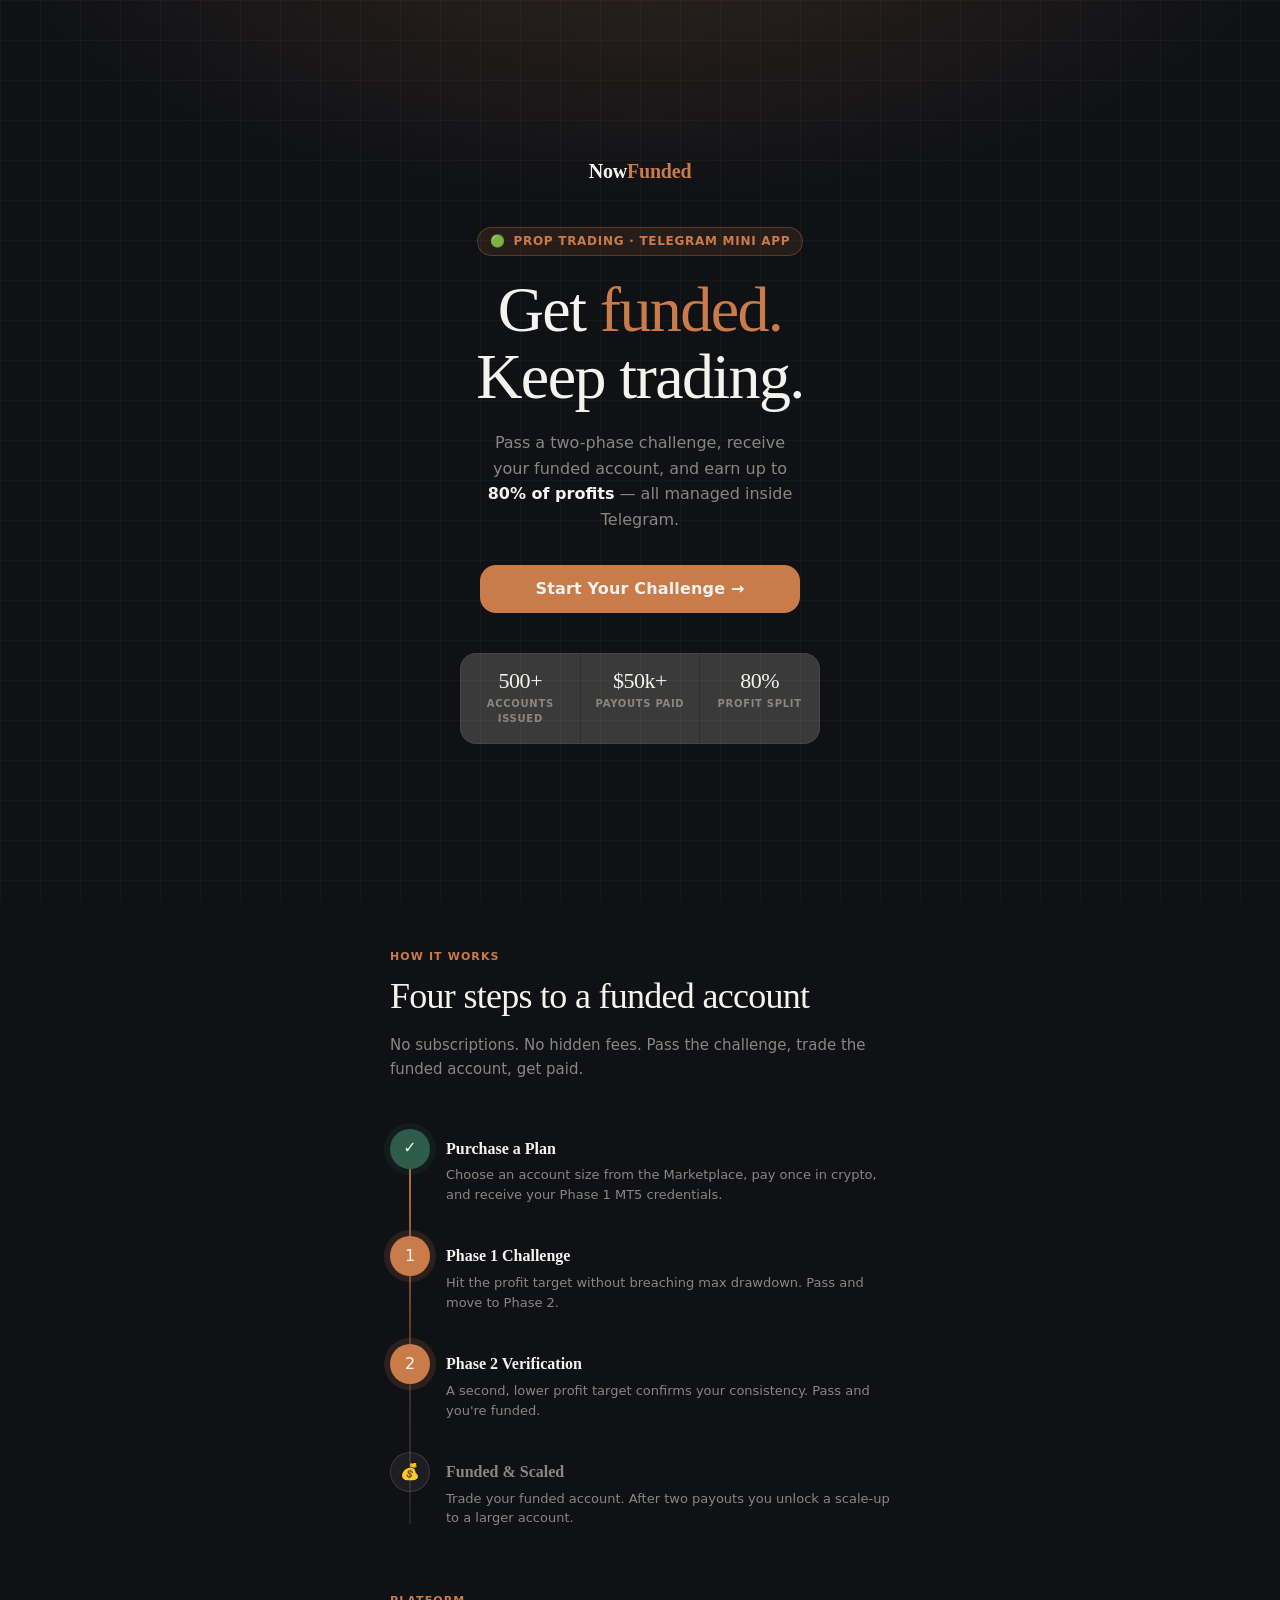
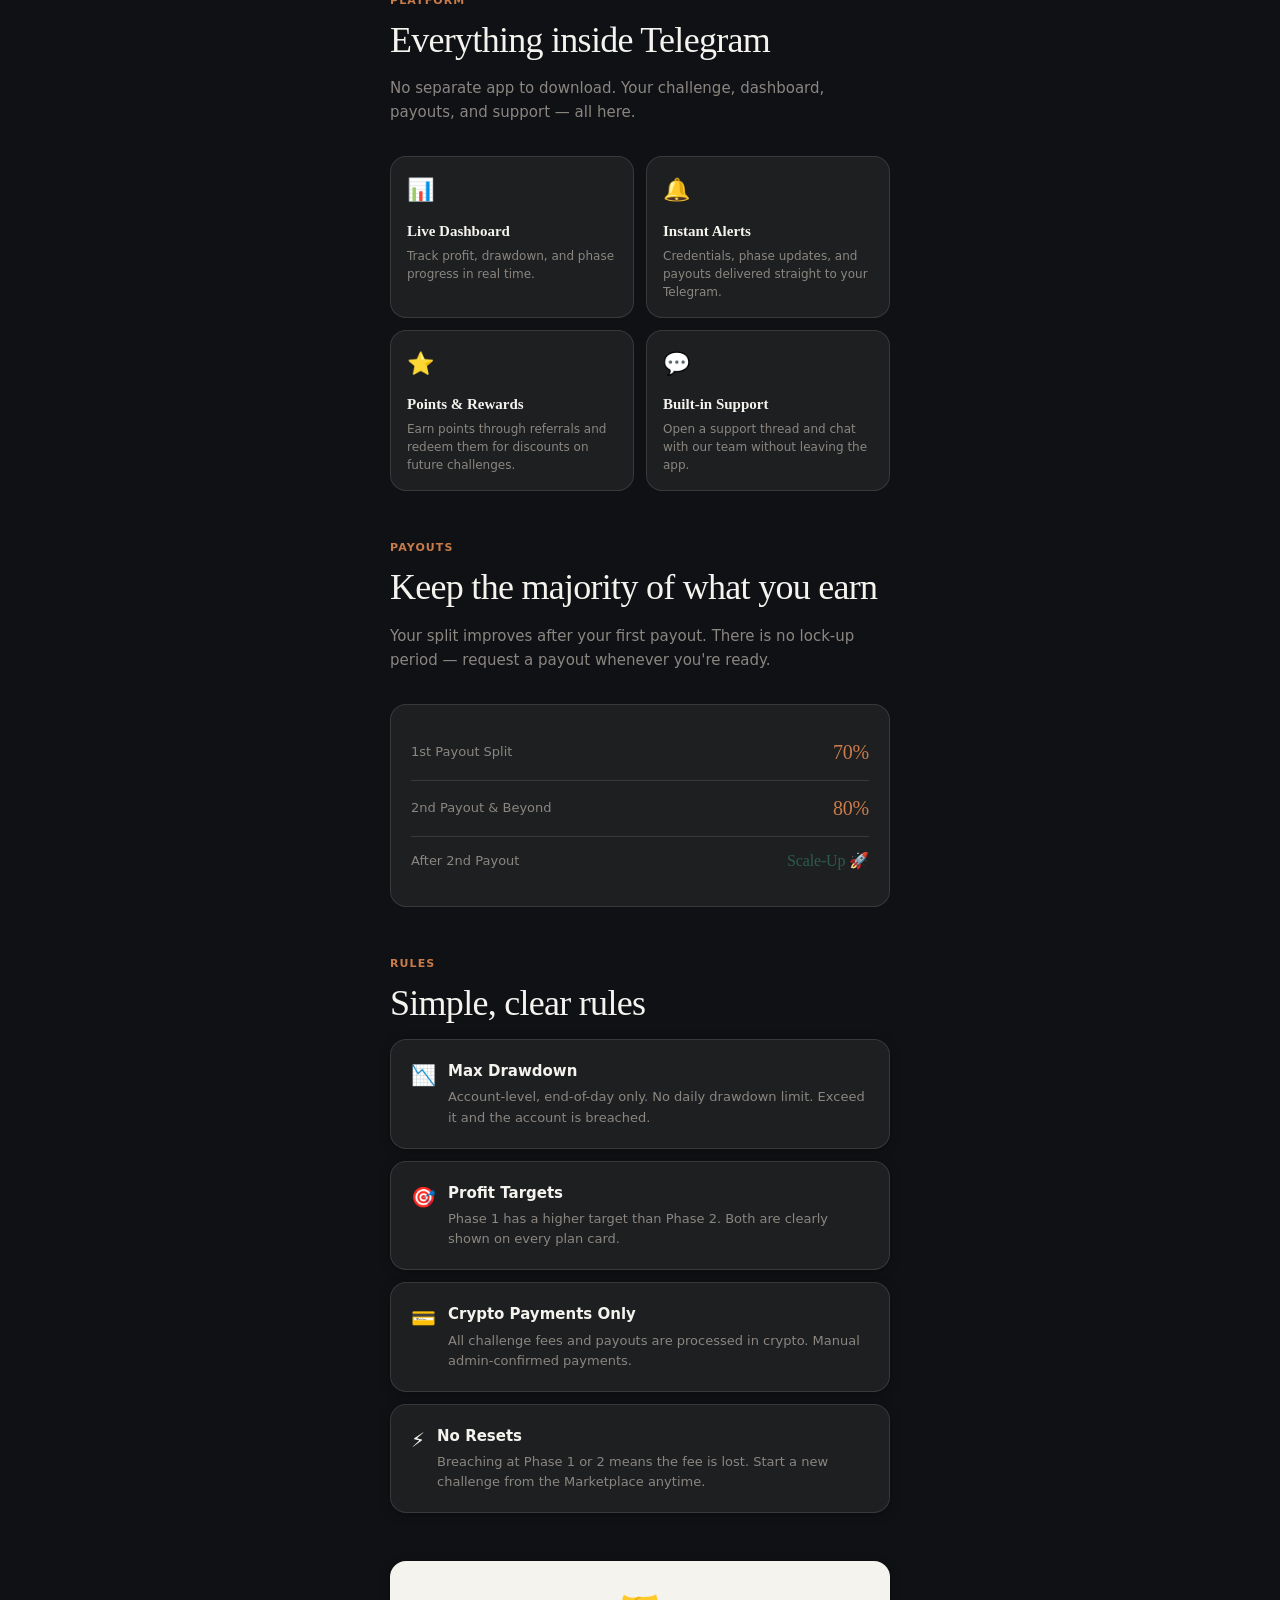
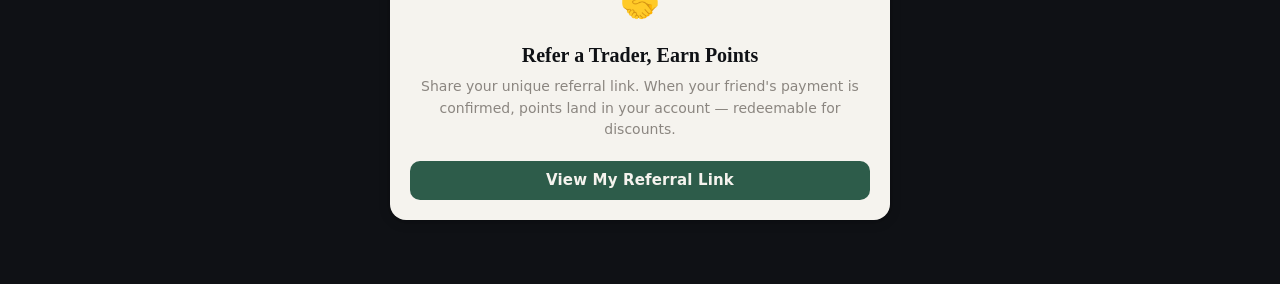
<file: index.html>
<!DOCTYPE html>
<html lang="en">
<head>
  <meta charset="UTF-8" />
  <meta name="viewport" content="width=device-width, initial-scale=1.0" />
  <title>NowFunded</title>
  <script src="https://telegram.org/js/telegram-web-app.js"></script>
  <link rel="stylesheet" href="style.css" />
  <style>
    /* ── Index-only styles ─────────────────────────────────── */

    /* Hero */
    .hero {
      min-height: 100dvh;
      display: flex;
      flex-direction: column;
      align-items: center;
      justify-content: center;
      text-align: center;
      padding: var(--sp-8) var(--sp-5);
      background: radial-gradient(ellipse 80% 50% at 50% -10%,
                  rgba(201,123,74,.18) 0%, transparent 65%);
      position: relative;
      overflow: hidden;
    }

    /* Subtle grid overlay */
    .hero::before {
      content: '';
      position: absolute;
      inset: 0;
      background-image:
        linear-gradient(rgba(139,134,128,.06) 1px, transparent 1px),
        linear-gradient(90deg, rgba(139,134,128,.06) 1px, transparent 1px);
      background-size: 40px 40px;
      pointer-events: none;
    }

    .hero__logo {
      font-family: var(--font-display);
      font-size: 1.25rem;
      font-weight: 600;
      color: var(--c-surface);
      letter-spacing: -0.01em;
      margin-bottom: var(--sp-10);
      position: relative;
    }

    .hero__logo span { color: var(--c-copper); }

    .hero__eyebrow {
      display: inline-flex;
      align-items: center;
      gap: var(--sp-2);
      background: rgba(201,123,74,.12);
      border: 1px solid rgba(201,123,74,.3);
      border-radius: var(--r-pill);
      padding: var(--sp-1) var(--sp-3);
      font-size: 0.75rem;
      font-weight: 600;
      letter-spacing: 0.06em;
      text-transform: uppercase;
      color: var(--c-copper);
      margin-bottom: var(--sp-5);
      position: relative;
    }

    .hero__heading {
      font-family: var(--font-display);
      font-size: clamp(2.25rem, 9vw, 4rem);
      font-weight: 300;
      letter-spacing: -0.025em;
      line-height: 1.05;
      color: var(--c-surface);
      margin-bottom: var(--sp-5);
      position: relative;
    }

    .hero__heading em {
      font-style: normal;
      color: var(--c-copper);
    }

    .hero__sub {
      font-size: 1rem;
      color: var(--c-muted);
      line-height: 1.6;
      max-width: 320px;
      margin: 0 auto var(--sp-8);
      position: relative;
    }

    .hero__cta {
      position: relative;
      width: 100%;
      max-width: 320px;
    }

    /* Stats strip */
    .stats-strip {
      display: grid;
      grid-template-columns: repeat(3, 1fr);
      gap: 1px;
      background: var(--c-border);
      border: 1px solid var(--c-border);
      border-radius: var(--r-lg);
      overflow: hidden;
      margin-top: var(--sp-10);
      width: 100%;
      max-width: 360px;
      position: relative;
    }

    .stat-cell {
      background: var(--c-surface-ghost);
      padding: var(--sp-4) var(--sp-3);
      text-align: center;
    }

    .stat-cell__value {
      font-family: var(--font-display);
      font-size: 1.375rem;
      font-weight: 400;
      color: var(--c-surface);
      letter-spacing: -0.02em;
      line-height: 1;
      margin-bottom: var(--sp-1);
    }

    .stat-cell__label {
      font-size: 0.625rem;
      font-weight: 700;
      letter-spacing: 0.07em;
      text-transform: uppercase;
      color: var(--c-muted);
    }

    /* Phase ladder section */
    .section {
      padding: var(--sp-12) var(--sp-5);
    }

    .section-label {
      font-size: 0.6875rem;
      font-weight: 700;
      letter-spacing: 0.1em;
      text-transform: uppercase;
      color: var(--c-copper);
      margin-bottom: var(--sp-3);
    }

    .section-heading {
      font-family: var(--font-display);
      font-size: clamp(1.5rem, 6vw, 2.25rem);
      font-weight: 400;
      letter-spacing: -0.02em;
      line-height: 1.1;
      color: var(--c-surface);
      margin-bottom: var(--sp-4);
    }

    .section-body {
      color: var(--c-muted);
      font-size: 0.9375rem;
      line-height: 1.6;
      margin-bottom: var(--sp-8);
    }

    /* Status ladder */
    .ladder {
      display: flex;
      flex-direction: column;
      gap: 0;
      position: relative;
    }

    .ladder::before {
      content: '';
      position: absolute;
      left: 19px;
      top: 20px;
      bottom: 20px;
      width: 2px;
      background: linear-gradient(to bottom,
        var(--c-copper) 0%,
        rgba(201,123,74,.3) 60%,
        rgba(139,134,128,.15) 100%);
    }

    .ladder-step {
      display: flex;
      align-items: flex-start;
      gap: var(--sp-4);
      padding: var(--sp-4) 0;
      position: relative;
    }

    .ladder-step__dot {
      width: 40px;
      height: 40px;
      border-radius: 50%;
      display: flex;
      align-items: center;
      justify-content: center;
      font-size: 1rem;
      flex-shrink: 0;
      z-index: 1;
    }

    .ladder-step--active .ladder-step__dot {
      background: var(--c-copper);
      box-shadow: 0 0 0 6px rgba(201,123,74,.15);
    }

    .ladder-step--passed .ladder-step__dot {
      background: var(--c-green);
      box-shadow: 0 0 0 6px rgba(45,92,74,.15);
    }

    .ladder-step--locked .ladder-step__dot {
      background: rgba(139,134,128,.12);
      border: 1.5px solid var(--c-border);
    }

    .ladder-step__content {
      padding-top: var(--sp-2);
    }

    .ladder-step__title {
      font-family: var(--font-display);
      font-size: 1rem;
      font-weight: 600;
      color: var(--c-surface);
      margin-bottom: var(--sp-1);
    }

    .ladder-step--locked .ladder-step__title {
      color: var(--c-muted);
    }

    .ladder-step__desc {
      font-size: 0.8125rem;
      color: var(--c-muted);
      line-height: 1.5;
    }

    /* Feature cards */
    .feature-grid {
      display: grid;
      grid-template-columns: 1fr 1fr;
      gap: var(--sp-3);
    }

    .feature-card {
      background: var(--c-surface-ghost);
      border: 1px solid var(--c-border);
      border-radius: var(--r-lg);
      padding: var(--sp-4);
    }

    .feature-card__icon {
      font-size: 1.375rem;
      margin-bottom: var(--sp-3);
    }

    .feature-card__title {
      font-family: var(--font-display);
      font-size: 0.9375rem;
      font-weight: 600;
      color: var(--c-surface);
      margin-bottom: var(--sp-1);
    }

    .feature-card__body {
      font-size: 0.75rem;
      color: var(--c-muted);
      line-height: 1.5;
    }

    /* Payout split card */
    .split-card {
      background: var(--c-surface-ghost);
      border: 1px solid var(--c-border);
      border-radius: var(--r-lg);
      padding: var(--sp-5);
    }

    .split-row {
      display: flex;
      align-items: center;
      justify-content: space-between;
      padding: var(--sp-3) 0;
    }

    .split-row + .split-row {
      border-top: 1px solid var(--c-border);
    }

    .split-row__label {
      font-size: 0.8125rem;
      color: var(--c-muted);
    }

    .split-row__value {
      font-family: var(--font-display);
      font-size: 1.25rem;
      font-weight: 400;
      color: var(--c-copper);
      letter-spacing: -0.01em;
    }

    /* Bottom CTA bar */
    .bottom-bar {
      position: sticky;
      bottom: 0;
      padding: var(--sp-4) var(--sp-5) calc(var(--sp-4) + env(safe-area-inset-bottom));
      background: rgba(15,17,21,.94);
      backdrop-filter: blur(12px);
      -webkit-backdrop-filter: blur(12px);
      border-top: 1px solid var(--c-border);
    }

    /* Loading overlay */
    .loading-overlay {
      position: fixed;
      inset: 0;
      background: var(--c-bg);
      display: flex;
      flex-direction: column;
      align-items: center;
      justify-content: center;
      gap: var(--sp-4);
      z-index: 1000;
      color: var(--c-muted);
      font-size: 0.875rem;
      transition: opacity 0.3s ease;
    }

    .loading-overlay--hidden {
      opacity: 0;
      pointer-events: none;
    }
  </style>
</head>
<body>

  <!-- ── LOADING OVERLAY ──────────────────────────────────────── -->
  <div class="loading-overlay" id="loadingOverlay">
    <div class="spinner spinner--lg"></div>
    <span id="loadingMsg">Loading…</span>
  </div>

  <!-- ── TOAST CONTAINER ──────────────────────────────────────── -->
  <div class="toast-container" id="toastContainer"></div>

  <!-- ══════════════════════════════════════════════════════════
       PAGE CONTENT (visible once routing check runs)
  ══════════════════════════════════════════════════════════ -->
  <div id="pageContent" style="display:none">

    <!-- ── HERO ──────────────────────────────────────────────── -->
    <section class="hero">
      <div class="hero__logo">Now<span>Funded</span></div>

      <div class="hero__eyebrow">
        <span>🟢</span> Prop Trading · Telegram Mini App
      </div>

      <h1 class="hero__heading">
        Get <em>funded.</em><br>Keep trading.
      </h1>

      <p class="hero__sub">
        Pass a two-phase challenge, receive your funded account,
        and earn up to <strong style="color:var(--c-surface)">80% of profits</strong> — all managed inside Telegram.
      </p>

      <div class="hero__cta">
        <button class="btn btn--primary btn--full btn--lg" id="heroStartBtn">
          Start Your Challenge →
        </button>
      </div>

      <!-- Stats strip -->
      <div class="stats-strip">
        <div class="stat-cell">
          <div class="stat-cell__value" id="statAccounts">—</div>
          <div class="stat-cell__label">Accounts Issued</div>
        </div>
        <div class="stat-cell">
          <div class="stat-cell__value" id="statPayouts">—</div>
          <div class="stat-cell__label">Payouts Paid</div>
        </div>
        <div class="stat-cell">
          <div class="stat-cell__value" id="statSplit">80%</div>
          <div class="stat-cell__label">Profit Split</div>
        </div>
      </div>
    </section>

    <!-- ── HOW IT WORKS ───────────────────────────────────────── -->
    <section class="section">
      <div class="container">
        <p class="section-label">How it works</p>
        <h2 class="section-heading">Four steps to a funded account</h2>
        <p class="section-body">
          No subscriptions. No hidden fees. Pass the challenge, trade the funded account, get paid.
        </p>

        <div class="ladder">
          <div class="ladder-step ladder-step--passed">
            <div class="ladder-step__dot">✓</div>
            <div class="ladder-step__content">
              <p class="ladder-step__title">Purchase a Plan</p>
              <p class="ladder-step__desc">Choose an account size from the Marketplace, pay once in crypto, and receive your Phase 1 MT5 credentials.</p>
            </div>
          </div>

          <div class="ladder-step ladder-step--active">
            <div class="ladder-step__dot">1</div>
            <div class="ladder-step__content">
              <p class="ladder-step__title">Phase 1 Challenge</p>
              <p class="ladder-step__desc">Hit the profit target without breaching max drawdown. Pass and move to Phase 2.</p>
            </div>
          </div>

          <div class="ladder-step ladder-step--active">
            <div class="ladder-step__dot">2</div>
            <div class="ladder-step__content">
              <p class="ladder-step__title">Phase 2 Verification</p>
              <p class="ladder-step__desc">A second, lower profit target confirms your consistency. Pass and you're funded.</p>
            </div>
          </div>

          <div class="ladder-step ladder-step--locked">
            <div class="ladder-step__dot">💰</div>
            <div class="ladder-step__content">
              <p class="ladder-step__title">Funded & Scaled</p>
              <p class="ladder-step__desc">Trade your funded account. After two payouts you unlock a scale-up to a larger account.</p>
            </div>
          </div>
        </div>
      </div>
    </section>

    <!-- ── FEATURES ───────────────────────────────────────────── -->
    <section class="section" style="padding-top:0">
      <div class="container">
        <p class="section-label">Platform</p>
        <h2 class="section-heading">Everything inside Telegram</h2>
        <p class="section-body">
          No separate app to download. Your challenge, dashboard, payouts, and support — all here.
        </p>

        <div class="feature-grid">
          <div class="feature-card">
            <div class="feature-card__icon">📊</div>
            <p class="feature-card__title">Live Dashboard</p>
            <p class="feature-card__body">Track profit, drawdown, and phase progress in real time.</p>
          </div>
          <div class="feature-card">
            <div class="feature-card__icon">🔔</div>
            <p class="feature-card__title">Instant Alerts</p>
            <p class="feature-card__body">Credentials, phase updates, and payouts delivered straight to your Telegram.</p>
          </div>
          <div class="feature-card">
            <div class="feature-card__icon">⭐</div>
            <p class="feature-card__title">Points & Rewards</p>
            <p class="feature-card__body">Earn points through referrals and redeem them for discounts on future challenges.</p>
          </div>
          <div class="feature-card">
            <div class="feature-card__icon">💬</div>
            <p class="feature-card__title">Built-in Support</p>
            <p class="feature-card__body">Open a support thread and chat with our team without leaving the app.</p>
          </div>
        </div>
      </div>
    </section>

    <!-- ── PAYOUT SPLIT ───────────────────────────────────────── -->
    <section class="section" style="padding-top:0">
      <div class="container">
        <p class="section-label">Payouts</p>
        <h2 class="section-heading">Keep the majority of what you earn</h2>
        <p class="section-body">
          Your split improves after your first payout. There is no lock-up period — request a payout whenever you're ready.
        </p>

        <div class="split-card">
          <div class="split-row">
            <span class="split-row__label">1st Payout Split</span>
            <span class="split-row__value" id="splitFirst">—%</span>
          </div>
          <div class="split-row">
            <span class="split-row__label">2nd Payout & Beyond</span>
            <span class="split-row__value" id="splitSecond">—%</span>
          </div>
          <div class="split-row">
            <span class="split-row__label">After 2nd Payout</span>
            <span class="split-row__value" style="color:var(--c-green);font-size:1rem">Scale-Up 🚀</span>
          </div>
        </div>
      </div>
    </section>

    <!-- ── RULES SUMMARY ─────────────────────────────────────── -->
    <section class="section" style="padding-top:0">
      <div class="container">
        <p class="section-label">Rules</p>
        <h2 class="section-heading">Simple, clear rules</h2>

        <div class="stack stack--3">
          <div class="card card--dark">
            <div class="row row--gap-3" style="align-items:flex-start">
              <span style="font-size:1.25rem">📉</span>
              <div>
                <p style="font-weight:600;font-size:.9375rem;margin-bottom:var(--sp-1)">Max Drawdown</p>
                <p class="text-muted text-sm">Account-level, end-of-day only. No daily drawdown limit. Exceed it and the account is breached.</p>
              </div>
            </div>
          </div>
          <div class="card card--dark">
            <div class="row row--gap-3" style="align-items:flex-start">
              <span style="font-size:1.25rem">🎯</span>
              <div>
                <p style="font-weight:600;font-size:.9375rem;margin-bottom:var(--sp-1)">Profit Targets</p>
                <p class="text-muted text-sm">Phase 1 has a higher target than Phase 2. Both are clearly shown on every plan card.</p>
              </div>
            </div>
          </div>
          <div class="card card--dark">
            <div class="row row--gap-3" style="align-items:flex-start">
              <span style="font-size:1.25rem">💳</span>
              <div>
                <p style="font-weight:600;font-size:.9375rem;margin-bottom:var(--sp-1)">Crypto Payments Only</p>
                <p class="text-muted text-sm">All challenge fees and payouts are processed in crypto. Manual admin-confirmed payments.</p>
              </div>
            </div>
          </div>
          <div class="card card--dark">
            <div class="row row--gap-3" style="align-items:flex-start">
              <span style="font-size:1.25rem">⚡</span>
              <div>
                <p style="font-weight:600;font-size:.9375rem;margin-bottom:var(--sp-1)">No Resets</p>
                <p class="text-muted text-sm">Breaching at Phase 1 or 2 means the fee is lost. Start a new challenge from the Marketplace anytime.</p>
              </div>
            </div>
          </div>
        </div>
      </div>
    </section>

    <!-- ── REFERRAL CTA ───────────────────────────────────────── -->
    <section class="section" style="padding-top:0;padding-bottom:var(--sp-16)">
      <div class="container">
        <div class="card" style="text-align:center">
          <div style="font-size:2rem;margin-bottom:var(--sp-3)">🤝</div>
          <h2 style="font-family:var(--font-display);font-size:1.25rem;font-weight:600;color:var(--c-bg);margin-bottom:var(--sp-2)">Refer a Trader, Earn Points</h2>
          <p style="font-size:.875rem;color:var(--c-muted);margin-bottom:var(--sp-5)">
            Share your unique referral link. When your friend's payment is confirmed, points land in your account — redeemable for discounts.
          </p>
          <button class="btn btn--secondary btn--full" id="referBtn">
            View My Referral Link
          </button>
        </div>
      </div>
    </section>

  </div><!-- /pageContent -->

  <!-- ── STICKY BOTTOM BAR ────────────────────────────────────── -->
  <div class="bottom-bar" id="bottomBar" style="display:none">
    <button class="btn btn--primary btn--full" id="bottomStartBtn">
      Get Started — Browse Plans →
    </button>
  </div>

  <script>
    // ─────────────────────────────────────────────────────────────
    // CONFIG — replace with your deployed GAS Web App URL
    // ─────────────────────────────────────────────────────────────
    const GAS_URL = 'https://script.google.com/macros/s/AKfycbwaZMregScQ93sUizmKmroWC2yTOunui5J5n97MWej3DGoZj0eXFRnchMGljFcCMNgw/exec';

    // ─────────────────────────────────────────────────────────────
    // BOOT
    // ─────────────────────────────────────────────────────────────
    (async function boot() {
      const tg = window.Telegram?.WebApp;
      if (tg) { tg.ready(); tg.expand(); }

      const user       = tg?.initDataUnsafe?.user;
      const telegramId = user?.id ? String(user.id) : null;
      const username   = user?.username   || '';
      const firstName  = user?.first_name || '';

      // 1. Load landing page content in parallel while we check the user
      loadPublicStats();

      if (!telegramId) {
        // Not inside Telegram — show landing page as a preview
        showPage();
        return;
      }

      // 2. Check / register user
      setLoadingMsg('Checking your account…');
      let result;
      try {
        const res = await fetch(GAS_URL, {
          method: 'POST',
          headers: { 'Content-Type': 'application/json' },
          body: JSON.stringify({
            action:      'indexBoot',
            telegram_id: telegramId,
            username,
            first_name:  firstName,
          }),
        });
        result = await res.json();
      } catch (err) {
        showPage();
        showToast('error', '⚠️', 'Could not connect to the server. Browse as a guest.');
        return;
      }

      if (!result.success) {
        showPage();
        showToast('error', '⚠️', result.error || 'Something went wrong.');
        return;
      }

      // 3. Route returning users immediately; show landing for new users
      if (result.route === 'dashboard') {
        setLoadingMsg('Opening your dashboard…');
        window.location.href = 'dashboard.html';
        return;
      }

      if (result.route === 'onboarding') {
        setLoadingMsg('Setting things up…');
        window.location.href = 'onboarding.html';
        return;
      }

      // Fallback — show landing
      showPage();
    })();

    // ─────────────────────────────────────────────────────────────
    // LOAD PUBLIC STATS from GAS (non-blocking)
    // ─────────────────────────────────────────────────────────────
    async function loadPublicStats() {
      try {
        const res  = await fetch(GAS_URL + '?action=publicStats');
        const data = await res.json();
        if (data.accounts_issued) {
          document.getElementById('statAccounts').textContent = data.accounts_issued;
        }
        if (data.payouts_paid) {
          document.getElementById('statPayouts').textContent = '$' + data.payouts_paid;
        }
        if (data.split_first) {
          document.getElementById('splitFirst').textContent  = data.split_first + '%';
        }
        if (data.split_second) {
          document.getElementById('splitSecond').textContent = data.split_second + '%';
        }
      } catch (_) {
        // Silently ignore — stats are cosmetic
        document.getElementById('statAccounts').textContent = '500+';
        document.getElementById('statPayouts').textContent  = '$50k+';
        document.getElementById('splitFirst').textContent   = '70%';
        document.getElementById('splitSecond').textContent  = '80%';
      }
    }

    // ─────────────────────────────────────────────────────────────
    // UI HELPERS
    // ─────────────────────────────────────────────────────────────
    function showPage() {
      document.getElementById('loadingOverlay').classList.add('loading-overlay--hidden');
      setTimeout(() => {
        document.getElementById('loadingOverlay').style.display = 'none';
        document.getElementById('pageContent').style.display = 'block';
        document.getElementById('bottomBar').style.display   = 'block';
      }, 300);
      bindButtons();
      bindScrollSpy();
    }

    function setLoadingMsg(msg) {
      document.getElementById('loadingMsg').textContent = msg;
    }

    function bindButtons() {
      const goToMarketplace = () => { window.location.href = 'marketplace.html'; };
      const goToPoints      = () => { window.location.href = 'points.html'; };

      document.getElementById('heroStartBtn').addEventListener('click', goToMarketplace);
      document.getElementById('bottomStartBtn').addEventListener('click', goToMarketplace);
      document.getElementById('referBtn').addEventListener('click', goToPoints);
    }

    // Show sticky bottom bar only after hero scrolls out of view
    function bindScrollSpy() {
      const hero    = document.querySelector('.hero');
      const bar     = document.getElementById('bottomBar');
      const observer = new IntersectionObserver(
        ([entry]) => { bar.style.display = entry.isIntersecting ? 'none' : 'block'; },
        { threshold: 0.1 }
      );
      if (hero) observer.observe(hero);
    }

    // ─────────────────────────────────────────────────────────────
    // TOAST
    // ─────────────────────────────────────────────────────────────
    function showToast(type, icon, msg) {
      const container = document.getElementById('toastContainer');
      const el = document.createElement('div');
      el.className = `toast toast--${type}`;
      el.innerHTML = `<span class="toast__icon">${icon}</span><span class="toast__msg">${msg}</span>`;
      container.appendChild(el);
      setTimeout(() => {
        el.classList.add('toast--exit');
        setTimeout(() => el.remove(), 300);
      }, 4000);
    }
  </script>
</body>
</html>
</file>
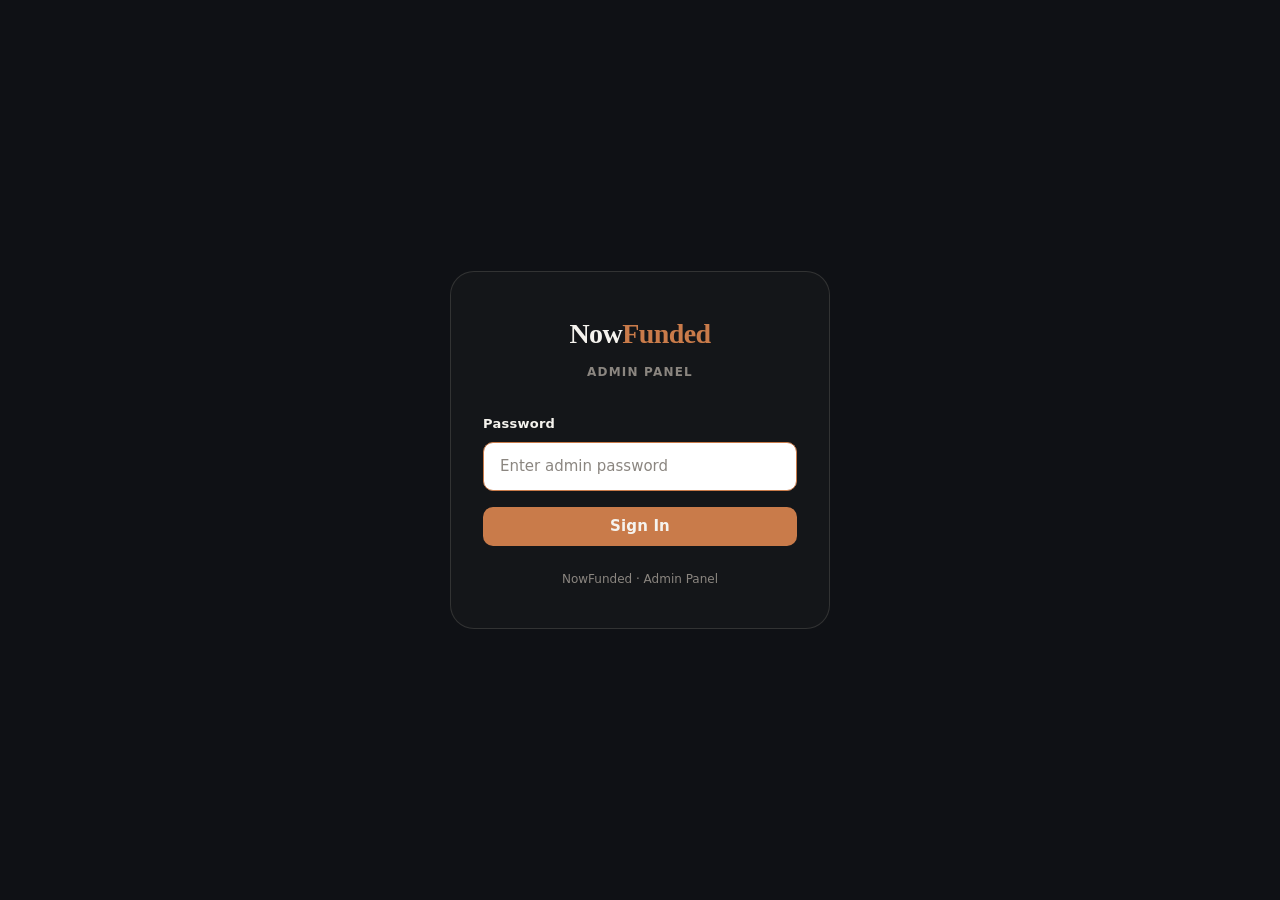
<file: admin-login.html>
<!DOCTYPE html>
<html lang="en">
<head>
  <meta charset="UTF-8" />
  <meta name="viewport" content="width=device-width, initial-scale=1.0" />
  <title>NowFunded Admin — Login</title>
  <link rel="stylesheet" href="style.css" />
  <style>
    .login-wrap {
      min-height: 100dvh;
      display: flex;
      align-items: center;
      justify-content: center;
      padding: var(--sp-6);
    }

    .login-card {
      width: 100%;
      max-width: 380px;
      background: #141619;
      border: 1px solid var(--c-border);
      border-radius: var(--r-xl);
      padding: var(--sp-10) var(--sp-8);
    }

    .login-logo {
      font-family: var(--font-display);
      font-size: 1.75rem;
      font-weight: 600;
      color: var(--c-surface);
      letter-spacing: -0.02em;
      text-align: center;
      margin-bottom: var(--sp-2);
    }
    .login-logo span { color: var(--c-copper); }

    .login-label {
      text-align: center;
      font-size: 0.75rem;
      font-weight: 600;
      letter-spacing: 0.1em;
      text-transform: uppercase;
      color: var(--c-muted);
      margin-bottom: var(--sp-8);
    }

    .login-form {
      display: flex;
      flex-direction: column;
      gap: var(--sp-4);
    }

    .login-error {
      display: none;
      align-items: center;
      gap: var(--sp-2);
      background: rgba(232,72,60,.12);
      border: 1px solid rgba(232,72,60,.25);
      color: var(--c-red);
      font-size: 0.8125rem;
      border-radius: var(--r-md);
      padding: var(--sp-3) var(--sp-4);
    }
    .login-error--visible { display: flex; }

    .login-footer {
      margin-top: var(--sp-6);
      text-align: center;
      font-size: 0.75rem;
      color: var(--c-muted);
    }
  </style>
</head>
<body>

<div class="login-wrap">
  <div class="login-card">

    <div class="login-logo">Now<span>Funded</span></div>
    <div class="login-label">Admin Panel</div>

    <div class="login-error" id="login-error" role="alert">
      <span>⚠️</span>
      <span id="login-error-msg">Incorrect password. Please try again.</span>
    </div>

    <div class="login-form">
      <div class="form-group">
        <label class="form-label" for="password-input">Password</label>
        <input
          type="password"
          class="form-input form-input--light"
          id="password-input"
          placeholder="Enter admin password"
          autocomplete="current-password"
          autofocus
        />
      </div>

      <button class="btn btn--primary btn--full" id="btn-login">
        Sign In
      </button>
    </div>

    <div class="login-footer">NowFunded · Admin Panel</div>
  </div>
</div>

<!-- Toast container -->
<div class="toast-container" id="toast-container"></div>

<script>
  // ─────────────────────────────────────────────────────────────────────
  // If already logged in, skip straight to Daily Ops
  // ─────────────────────────────────────────────────────────────────────
  if (localStorage.getItem('nf_admin_session')) {
    window.location.href = 'admin-ops.html';
  }

  // ─────────────────────────────────────────────────────────────────────
  // GAS endpoint — paste your deployed Web App URL here
  // ─────────────────────────────────────────────────────────────────────
  const GAS_URL = 'https://script.google.com/macros/s/AKfycbwaZMregScQ93sUizmKmroWC2yTOunui5J5n97MWej3DGoZj0eXFRnchMGljFcCMNgw/exec'; // <-- paste GAS Web App URL

  // ─────────────────────────────────────────────────────────────────────
  // DOM refs
  // ─────────────────────────────────────────────────────────────────────
  const passwordInput = document.getElementById('password-input');
  const btnLogin      = document.getElementById('btn-login');
  const loginError    = document.getElementById('login-error');
  const loginErrorMsg = document.getElementById('login-error-msg');

  // ─────────────────────────────────────────────────────────────────────
  // Login
  // ─────────────────────────────────────────────────────────────────────
  async function attemptLogin() {
    const password = passwordInput.value.trim();
    if (!password) return;

    hideError();
    btnLogin.classList.add('btn--loading');
    btnLogin.disabled = true;

    try {
      const res = await fetch(GAS_URL, {
        method: 'POST',
        headers: { 'Content-Type': 'application/json' },
        body: JSON.stringify({ action: 'adminLogin', password }),
      });
      const data = await res.json();

      if (!data.success) {
        showError(data.error === 'wrong_password'
          ? 'Incorrect password. Please try again.'
          : 'Login failed. Please try again.');
        passwordInput.value = '';
        passwordInput.focus();
        return;
      }

      // Store the signed session token issued by GAS
      localStorage.setItem('nf_admin_session', data.session_token);
      window.location.href = 'admin-ops.html';

    } catch (err) {
      showError('Could not reach the server. Check your connection.');
    } finally {
      btnLogin.classList.remove('btn--loading');
      btnLogin.disabled = false;
    }
  }

  function showError(msg) {
    loginErrorMsg.textContent = msg;
    loginError.classList.add('login-error--visible');
  }

  function hideError() {
    loginError.classList.remove('login-error--visible');
  }

  btnLogin.addEventListener('click', attemptLogin);
  passwordInput.addEventListener('keydown', (e) => {
    if (e.key === 'Enter') attemptLogin();
    if (e.key !== 'Enter') hideError();
  });

  // ─────────────────────────────────────────────────────────────────────
  // Toast (kept for any future use / network errors shown as toast)
  // ─────────────────────────────────────────────────────────────────────
  function showToast(type, icon, msg) {
    const container = document.getElementById('toast-container');
    const el = document.createElement('div');
    el.className = `toast toast--${type}`;
    el.innerHTML = `<span class="toast__icon">${icon}</span><span class="toast__msg">${msg}</span>`;
    container.appendChild(el);
    setTimeout(() => {
      el.classList.add('toast--exit');
      setTimeout(() => el.remove(), 300);
    }, 4000);
  }
</script>
</body>
</html>
</file>
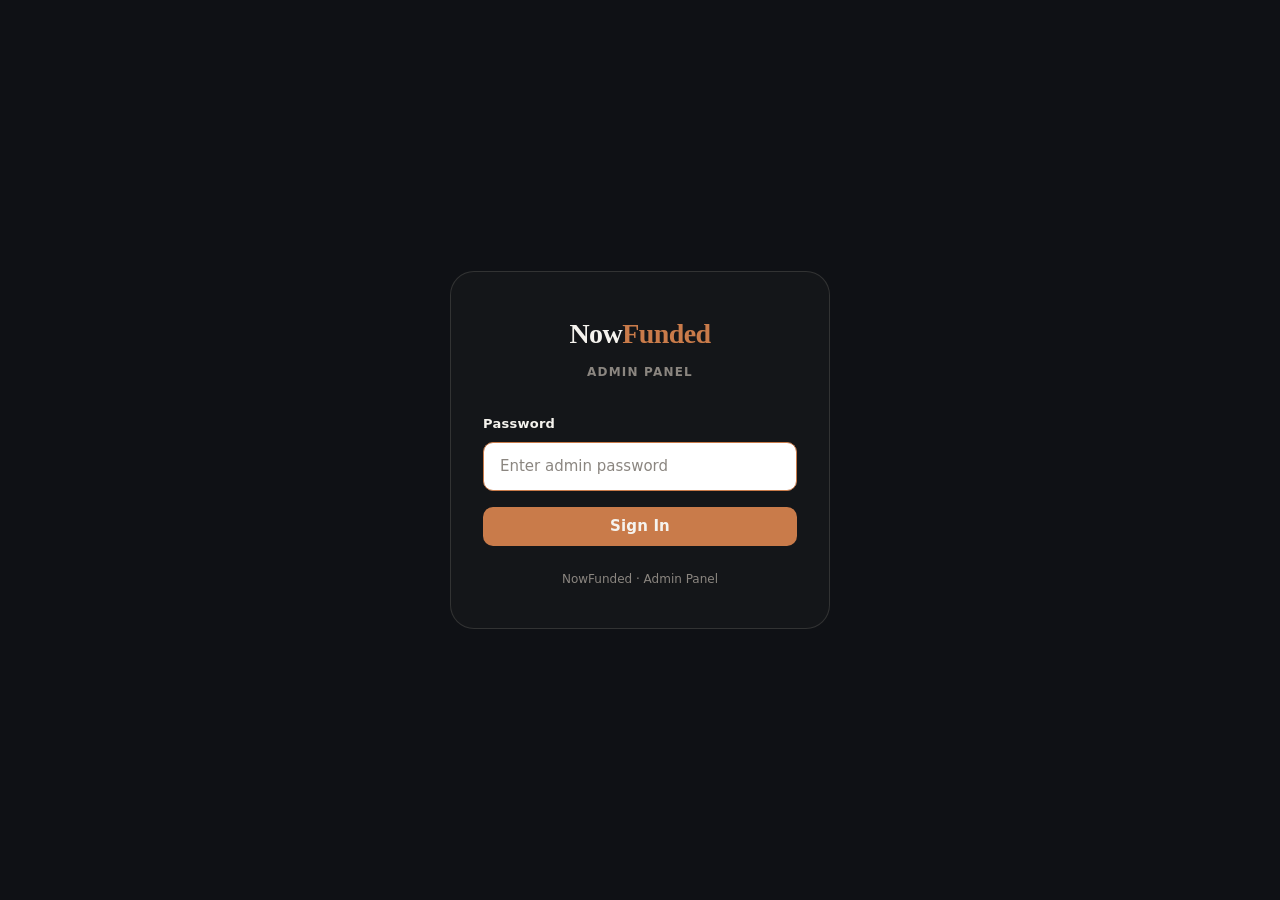
<file: admin-manage.html>
<!DOCTYPE html>
<html lang="en">
<head>
  <meta charset="UTF-8" />
  <meta name="viewport" content="width=device-width, initial-scale=1.0" />
  <title>NowFunded Admin — Setup & Management</title>
  <link rel="stylesheet" href="style.css" />
  <style>
    /* ── admin-manage-specific styles ── */

    /* Mobile sidebar toggle */
    .admin-menu-btn {
      display: none;
      background: none;
      border: 1px solid var(--c-border);
      color: var(--c-surface);
      border-radius: var(--r-md);
      padding: var(--sp-2) var(--sp-3);
      cursor: pointer;
      font-size: 1rem;
    }

    @media (max-width: 860px) {
      .admin-menu-btn { display: inline-flex; }
      .admin-sidebar-backdrop {
        position: fixed; inset: 0; z-index: 199;
        background: rgba(0,0,0,.5);
        opacity: 0; pointer-events: none;
        transition: opacity var(--t-base) var(--ease);
      }
      .admin-sidebar-backdrop--open { opacity: 1; pointer-events: auto; }
    }

    /* View visibility — only one view shown at a time */
    .admin-view { display: none; }
    .admin-view--active { display: block; }

    /* Switch-app link in sidebar footer */
    .admin-sidebar__footer {
      margin-top: auto;
      padding: var(--sp-4);
      border-top: 1px solid var(--c-border);
    }

    .admin-switch-link {
      display: flex;
      align-items: center;
      gap: var(--sp-2);
      font-size: 0.8125rem;
      color: var(--c-muted);
      padding: var(--sp-2) var(--sp-2);
      border-radius: var(--r-md);
      transition: color var(--t-fast) var(--ease), background var(--t-fast) var(--ease);
    }
    .admin-switch-link:hover { color: var(--c-copper); background: var(--c-surface-ghost); text-decoration: none; }

    .admin-logout-link {
      display: flex;
      align-items: center;
      gap: var(--sp-2);
      font-size: 0.8125rem;
      color: var(--c-muted);
      padding: var(--sp-2) var(--sp-2);
      border-radius: var(--r-md);
      cursor: pointer;
      background: none;
      border: none;
      width: 100%;
      text-align: left;
      transition: color var(--t-fast) var(--ease), background var(--t-fast) var(--ease);
    }
    .admin-logout-link:hover { color: var(--c-red); background: var(--c-surface-ghost); }

    /* Plan / Code cards grid (admin-card based) */
    .admin-card-grid {
      display: grid;
      grid-template-columns: repeat(auto-fill, minmax(260px, 1fr));
      gap: var(--sp-4);
      margin-bottom: var(--sp-6);
    }

    .plan-edit-card .admin-card__header { margin-bottom: var(--sp-3); }

    .plan-edit-card__size {
      font-family: var(--font-display);
      font-size: 1.375rem;
      font-weight: 400;
      color: var(--c-surface);
    }

    .plan-meta-row {
      display: flex;
      justify-content: space-between;
      font-size: 0.8125rem;
      color: var(--c-muted);
      padding: var(--sp-1) 0;
    }

    .plan-meta-row__value { color: var(--c-surface); font-weight: 600; }

    .plan-edit-card__footer {
      display: flex;
      align-items: center;
      justify-content: space-between;
      margin-top: var(--sp-4);
      padding-top: var(--sp-3);
      border-top: 1px solid var(--c-border);
    }

    /* User detail panel */
    .user-detail-empty {
      display: flex;
      flex-direction: column;
      align-items: center;
      justify-content: center;
      text-align: center;
      padding: var(--sp-12) var(--sp-6);
      color: var(--c-muted);
      gap: var(--sp-2);
    }

    .user-detail-header {
      display: flex;
      align-items: center;
      gap: var(--sp-3);
      margin-bottom: var(--sp-5);
    }

    .user-avatar {
      width: 48px; height: 48px;
      border-radius: 50%;
      background: rgba(201,123,74,.15);
      border: 1.5px solid rgba(201,123,74,.3);
      display: flex; align-items: center; justify-content: center;
      font-family: var(--font-display);
      font-size: 1.125rem;
      font-weight: 600;
      color: var(--c-copper);
      flex-shrink: 0;
    }

    .user-detail-name {
      font-family: var(--font-display);
      font-size: 1.125rem;
      font-weight: 600;
      color: var(--c-surface);
    }

    .user-detail-sub { font-size: 0.8125rem; color: var(--c-muted); }

    .user-stat-row {
      display: grid;
      grid-template-columns: repeat(3, 1fr);
      gap: var(--sp-3);
      margin-bottom: var(--sp-6);
    }

    .user-detail-section { margin-bottom: var(--sp-6); }

    .user-detail-section__title {
      font-size: 0.6875rem;
      font-weight: 700;
      letter-spacing: 0.08em;
      text-transform: uppercase;
      color: var(--c-muted);
      margin-bottom: var(--sp-3);
    }

    /* Settings form layout */
    .settings-form {
      max-width: 560px;
      display: flex;
      flex-direction: column;
      gap: var(--sp-5);
    }

    .settings-row {
      display: flex;
      align-items: center;
      justify-content: space-between;
      gap: var(--sp-4);
      padding: var(--sp-4);
      background: #141619;
      border: 1px solid var(--c-border);
      border-radius: var(--r-md);
    }

    .settings-row__label {
      font-size: 0.875rem;
      font-weight: 600;
      color: var(--c-surface);
      margin-bottom: 2px;
    }

    .settings-row__hint { font-size: 0.75rem; color: var(--c-muted); }

    .settings-row .form-input { max-width: 220px; }

    /* Skeleton rows for tables while loading */
    .table-skeleton-row td {
      padding: var(--sp-4);
    }
    .skeleton-bar {
      height: 14px;
      border-radius: 4px;
      background: linear-gradient(90deg,
        rgba(255,255,255,.04) 25%, rgba(255,255,255,.08) 50%, rgba(255,255,255,.04) 75%);
      background-size: 200% 100%;
      animation: shimmer 1.4s infinite;
    }
    @keyframes shimmer {
      0%   { background-position: 200% 0; }
      100% { background-position: -200% 0; }
    }

    .modal__footer {
      display: flex;
      gap: var(--sp-3);
      margin-top: var(--sp-6);
    }
    .modal__footer .btn { flex: 1; }
  </style>
</head>
<body>

<!-- Loading overlay -->
<div class="loading-overlay" id="page-loading">
  <div class="spinner spinner--lg"></div>
</div>

<!-- Mobile sidebar backdrop -->
<div class="admin-sidebar-backdrop" id="sidebar-backdrop"></div>

<div class="admin-shell" id="admin-shell" style="display:none;">

  <!-- ── Sidebar ── -->
  <aside class="admin-sidebar" id="admin-sidebar">
    <div class="admin-sidebar__logo">Now<span>Funded</span></div>

    <div class="admin-sidebar__section-label">Setup &amp; Management</div>
    <nav>
      <a class="admin-nav__item admin-nav__item--active" data-route="plans">
        <span class="admin-nav__icon">📋</span> Plans
      </a>
      <a class="admin-nav__item" data-route="codes">
        <span class="admin-nav__icon">🎟️</span> Discount Codes
      </a>
      <a class="admin-nav__item" data-route="users">
        <span class="admin-nav__icon">👤</span> Users
      </a>
      <a class="admin-nav__item" data-route="settings">
        <span class="admin-nav__icon">⚙️</span> Settings
      </a>
    </nav>

    <div class="admin-sidebar__footer">
      <a class="admin-switch-link" href="admin-ops.html">
        <span>⇄</span> Switch to Daily Ops
      </a>
      <button class="admin-logout-link" id="btn-logout">
        <span>⏏</span> Log out
      </button>
    </div>
  </aside>

  <!-- ── Main ── -->
  <main class="admin-main">
    <header class="admin-topbar">
      <div class="row row--gap-3">
        <button class="admin-menu-btn" id="btn-menu" aria-label="Open menu">☰</button>
        <span class="admin-topbar__title" id="topbar-title">Plans</span>
      </div>
    </header>

    <div class="admin-page">

      <!-- ════════════════════════ PLANS VIEW ════════════════════════ -->
      <section class="admin-view admin-view--active" id="view-plans">
        <div class="row row--between mb-6">
          <p class="text-muted text-sm">Create, edit, and toggle the challenge plans traders can purchase.</p>
          <button class="btn btn--primary btn--sm" id="btn-new-plan">+ New Plan</button>
        </div>

        <div id="plans-skeleton" class="admin-card-grid">
          <div class="admin-card"><div class="skeleton-bar" style="width:60%;margin-bottom:12px;"></div><div class="skeleton-bar" style="width:90%;"></div></div>
          <div class="admin-card"><div class="skeleton-bar" style="width:60%;margin-bottom:12px;"></div><div class="skeleton-bar" style="width:90%;"></div></div>
          <div class="admin-card"><div class="skeleton-bar" style="width:60%;margin-bottom:12px;"></div><div class="skeleton-bar" style="width:90%;"></div></div>
        </div>

        <div class="admin-card-grid" id="plans-grid" style="display:none;"></div>

        <div class="empty-state" id="plans-empty" style="display:none;">
          <div class="empty-state__icon">📋</div>
          <p class="empty-state__title">No plans yet</p>
          <p class="empty-state__desc">Create your first challenge plan to make it available in the Marketplace.</p>
        </div>
      </section>

      <!-- ════════════════════════ CODES VIEW ════════════════════════ -->
      <section class="admin-view" id="view-codes">
        <div class="row row--between mb-4">
          <p class="text-muted text-sm">Manage promo codes and review points-shop redemption codes.</p>
          <button class="btn btn--primary btn--sm" id="btn-new-code">+ New Promo Code</button>
        </div>

        <div class="filter-bar">
          <select class="form-select" id="codes-type-filter">
            <option value="all">All types</option>
            <option value="promo">Promo only</option>
            <option value="points_shop">Points shop only</option>
          </select>
        </div>

        <div class="table-wrap">
          <table class="table">
            <thead>
              <tr>
                <th>Code</th>
                <th>Type</th>
                <th>Discount</th>
                <th>Uses</th>
                <th>Status</th>
                <th>Created</th>
                <th></th>
              </tr>
            </thead>
            <tbody id="codes-tbody">
              <tr class="table-skeleton-row"><td colspan="7"><div class="skeleton-bar"></div></td></tr>
              <tr class="table-skeleton-row"><td colspan="7"><div class="skeleton-bar"></div></td></tr>
              <tr class="table-skeleton-row"><td colspan="7"><div class="skeleton-bar"></div></td></tr>
            </tbody>
          </table>
        </div>

        <div class="empty-state" id="codes-empty" style="display:none;">
          <div class="empty-state__icon">🎟️</div>
          <p class="empty-state__title">No discount codes</p>
          <p class="empty-state__desc">Create a promo code to offer traders a discount at checkout.</p>
        </div>
      </section>

      <!-- ════════════════════════ USERS VIEW ════════════════════════ -->
      <section class="admin-view" id="view-users">
        <div class="admin-two-col">

          <!-- Left: search + results -->
          <div>
            <div class="filter-bar" style="border-bottom:none;margin-bottom:var(--sp-4);">
              <input
                type="text"
                class="form-input form-input--light"
                id="user-search-input"
                placeholder="Search by telegram_id or username…"
                style="max-width:340px;"
              />
              <button class="btn btn--secondary btn--sm" id="btn-user-search">Search</button>
            </div>

            <div class="table-wrap">
              <table class="table">
                <thead>
                  <tr>
                    <th>Username</th>
                    <th>Telegram ID</th>
                    <th>Joined</th>
                    <th>Points</th>
                    <th></th>
                  </tr>
                </thead>
                <tbody id="users-tbody">
                  <!-- search results injected here -->
                </tbody>
              </table>
            </div>

            <div class="empty-state" id="users-empty">
              <div class="empty-state__icon">🔍</div>
              <p class="empty-state__title">Search for a trader</p>
              <p class="empty-state__desc">Enter a Telegram ID or username above to look up their account.</p>
            </div>
          </div>

          <!-- Right: detail panel -->
          <div class="admin-card" id="user-detail-panel">
            <div class="user-detail-empty" id="user-detail-empty">
              <span style="font-size:2rem;opacity:.4;">👤</span>
              <p>Select a user to view full details</p>
            </div>

            <div id="user-detail-content" style="display:none;">
              <div class="user-detail-header">
                <div class="user-avatar" id="ud-avatar">?</div>
                <div>
                  <div class="user-detail-name" id="ud-name">—</div>
                  <div class="user-detail-sub" id="ud-id">—</div>
                </div>
              </div>

              <div class="user-stat-row">
                <div class="stat-tile">
                  <div class="stat-tile__label">Points</div>
                  <div class="stat-tile__value" id="ud-points">0</div>
                </div>
                <div class="stat-tile">
                  <div class="stat-tile__label">Referral Code</div>
                  <div class="stat-tile__value" id="ud-refcode" style="font-size:1rem;">—</div>
                </div>
                <div class="stat-tile">
                  <div class="stat-tile__label">Referred By</div>
                  <div class="stat-tile__value" id="ud-referredby" style="font-size:1rem;">—</div>
                </div>
              </div>

              <div class="user-detail-section">
                <div class="user-detail-section__title">Orders</div>
                <div id="ud-orders" class="stack stack--2"></div>
              </div>

              <div class="user-detail-section">
                <div class="user-detail-section__title">Accounts</div>
                <div id="ud-accounts" class="stack stack--2"></div>
              </div>

              <div class="user-detail-section">
                <div class="user-detail-section__title">Points Ledger</div>
                <div id="ud-ledger" class="stack stack--2"></div>
              </div>

              <div class="user-detail-section">
                <div class="user-detail-section__title">Referrals</div>
                <div id="ud-referrals" class="stack stack--2"></div>
              </div>
            </div>
          </div>

        </div>
      </section>

      <!-- ════════════════════════ SETTINGS VIEW ════════════════════════ -->
      <section class="admin-view" id="view-settings">
        <p class="text-muted text-sm mb-6">Global settings used across the trader app and notifications.</p>

        <form class="settings-form" id="settings-form">

          <div class="settings-row">
            <div>
              <div class="settings-row__label">Points per Referral</div>
              <div class="settings-row__hint">Points awarded when a referred trader's payment is confirmed.</div>
            </div>
            <input type="number" class="form-input form-input--light" id="set-points-per-referral" min="0" step="1" />
          </div>

          <div class="settings-row">
            <div>
              <div class="settings-row__label">Blown Account Refund</div>
              <div class="settings-row__hint">When on, blown funded/scaled accounts get 35% of the fee refunded as points.</div>
            </div>
            <label class="toggle">
              <input type="checkbox" class="toggle__input" id="set-blown-refund-toggle" />
              <span class="toggle__track"></span>
            </label>
          </div>

          <div class="settings-row">
            <div>
              <div class="settings-row__label">Admin Telegram ID</div>
              <div class="settings-row__hint">Where Telegram bot notifications for new orders/payouts/support are sent.</div>
            </div>
            <input type="text" class="form-input form-input--light" id="set-admin-telegram-id" />
          </div>

          <div class="settings-row" style="align-items:flex-start;">
            <div>
              <div class="settings-row__label">Wallet Address</div>
              <div class="settings-row__hint">Crypto wallet shown to traders at checkout for challenge payments.</div>
            </div>
            <input type="text" class="form-input form-input--light" id="set-wallet-address" style="max-width:260px;font-family:'SF Mono','Fira Code',monospace;font-size:0.8125rem;" />
          </div>

          <div class="row row--gap-3" style="justify-content:flex-end;">
            <button type="submit" class="btn btn--primary" id="btn-save-settings">Save Changes</button>
          </div>
        </form>
      </section>

    </div><!-- /.admin-page -->
  </main>
</div><!-- /.admin-shell -->

<!-- ── Plan editor modal ── -->
<div class="modal-overlay modal-overlay--centered" id="plan-modal-overlay">
  <div class="modal">
    <button class="modal__close" id="plan-modal-close" aria-label="Close">✕</button>
    <h2 class="modal__title" id="plan-modal-title">New Plan</h2>

    <form id="plan-form" class="stack stack--4">
      <input type="hidden" id="pf-plan-id" />

      <div class="form-group">
        <label class="form-label" for="pf-name">Plan Name</label>
        <input type="text" class="form-input form-input--light" id="pf-name" required />
      </div>

      <div class="grid-2">
        <div class="form-group">
          <label class="form-label" for="pf-account-size">Account Size ($)</label>
          <input type="number" class="form-input form-input--light" id="pf-account-size" min="0" step="1" required />
        </div>
        <div class="form-group">
          <label class="form-label" for="pf-price">Price ($)</label>
          <input type="number" class="form-input form-input--light" id="pf-price" min="0" step="0.01" required />
        </div>
      </div>

      <div class="grid-2">
        <div class="form-group">
          <label class="form-label" for="pf-phase1">Phase 1 Target (%)</label>
          <input type="number" class="form-input form-input--light" id="pf-phase1" min="0" step="0.1" required />
        </div>
        <div class="form-group">
          <label class="form-label" for="pf-phase2">Phase 2 Target (%)</label>
          <input type="number" class="form-input form-input--light" id="pf-phase2" min="0" step="0.1" required />
        </div>
      </div>

      <div class="form-group">
        <label class="form-label" for="pf-drawdown">Max Drawdown (%)</label>
        <input type="number" class="form-input form-input--light" id="pf-drawdown" min="0" step="0.1" required />
      </div>

      <div class="grid-2">
        <div class="form-group">
          <label class="form-label" for="pf-split1">1st Payout Split (%)</label>
          <input type="number" class="form-input form-input--light" id="pf-split1" min="0" max="100" step="1" required />
        </div>
        <div class="form-group">
          <label class="form-label" for="pf-split2">2nd+ Payout Split (%)</label>
          <input type="number" class="form-input form-input--light" id="pf-split2" min="0" max="100" step="1" required />
        </div>
      </div>

      <label class="toggle">
        <input type="checkbox" class="toggle__input" id="pf-active" checked />
        <span class="toggle__track"></span>
        <span class="toggle__label">Active (visible in Marketplace)</span>
      </label>

      <div class="modal__footer">
        <button type="button" class="btn btn--ghost" id="plan-modal-cancel">Cancel</button>
        <button type="submit" class="btn btn--primary" id="plan-modal-save">Save Plan</button>
      </div>
    </form>
  </div>
</div>

<!-- ── Promo code modal ── -->
<div class="modal-overlay modal-overlay--centered" id="code-modal-overlay">
  <div class="modal">
    <button class="modal__close" id="code-modal-close" aria-label="Close">✕</button>
    <h2 class="modal__title">New Promo Code</h2>

    <form id="code-form" class="stack stack--4">
      <div class="form-group">
        <label class="form-label" for="cf-code">Code</label>
        <input type="text" class="form-input form-input--light" id="cf-code" maxlength="32" style="text-transform:uppercase;" required />
      </div>

      <div class="form-group">
        <label class="form-label" for="cf-percent">Discount Percent (%)</label>
        <input type="number" class="form-input form-input--light" id="cf-percent" min="1" max="100" step="1" required />
      </div>

      <div class="form-group">
        <label class="form-label" for="cf-max-uses">Max Uses</label>
        <input type="number" class="form-input form-input--light" id="cf-max-uses" min="1" step="1" placeholder="Leave blank for unlimited" />
      </div>

      <div class="modal__footer">
        <button type="button" class="btn btn--ghost" id="code-modal-cancel">Cancel</button>
        <button type="submit" class="btn btn--primary" id="code-modal-save">Create Code</button>
      </div>
    </form>
  </div>
</div>

<!-- Toast container -->
<div class="toast-container" id="toast-container"></div>

<script>
  // ─────────────────────────────────────────────────────────────────────
  // SESSION
  // ─────────────────────────────────────────────────────────────────────
  const sessionToken = localStorage.getItem('nf_admin_session');
  if (!sessionToken) {
    window.location.href = 'admin-login.html';
  }

  // ─────────────────────────────────────────────────────────────────────
  // GAS endpoint
  // ─────────────────────────────────────────────────────────────────────
  const GAS_URL = 'https://script.google.com/macros/s/AKfycbwaZMregScQ93sUizmKmroWC2yTOunui5J5n97MWej3DGoZj0eXFRnchMGljFcCMNgw/exec'; // <-- paste your deployed GAS Web App URL here

  // ─────────────────────────────────────────────────────────────────────
  // STATE
  // ─────────────────────────────────────────────────────────────────────
  let plans         = [];
  let codes         = [];
  let selectedUser   = null;
  let currentRoute   = 'plans';

  // ─────────────────────────────────────────────────────────────────────
  // DOM refs
  // ─────────────────────────────────────────────────────────────────────
  const pageLoading     = document.getElementById('page-loading');
  const adminShell      = document.getElementById('admin-shell');
  const topbarTitle      = document.getElementById('topbar-title');
  const sidebar          = document.getElementById('admin-sidebar');
  const sidebarBackdrop  = document.getElementById('sidebar-backdrop');
  const btnMenu          = document.getElementById('btn-menu');
  const navItems         = document.querySelectorAll('.admin-nav__item');
  const views            = document.querySelectorAll('.admin-view');

  const ROUTE_TITLES = { plans: 'Plans', codes: 'Discount Codes', users: 'Users', settings: 'Settings' };

  // ─────────────────────────────────────────────────────────────────────
  // ROUTING (hash-based)
  // ─────────────────────────────────────────────────────────────────────
  function getRouteFromHash() {
    const hash = window.location.hash.replace('#/', '');
    return ROUTE_TITLES[hash] ? hash : 'plans';
  }

  function navigate(route) {
    currentRoute = route;
    window.location.hash = '#/' + route;
    renderRoute();
  }

  function renderRoute() {
    views.forEach(v => v.classList.toggle('admin-view--active', v.id === 'view-' + currentRoute));
    navItems.forEach(n => n.classList.toggle('admin-nav__item--active', n.dataset.route === currentRoute));
    topbarTitle.textContent = ROUTE_TITLES[currentRoute];
    closeSidebar();

    if (currentRoute === 'plans' && plans.length === 0)   loadPlans();
    if (currentRoute === 'codes' && codes.length === 0)   loadCodes();
    if (currentRoute === 'settings')                       loadSettings();
  }

  navItems.forEach(item => {
    item.addEventListener('click', () => navigate(item.dataset.route));
  });

  window.addEventListener('hashchange', () => {
    currentRoute = getRouteFromHash();
    renderRoute();
  });

  // ─────────────────────────────────────────────────────────────────────
  // MOBILE SIDEBAR
  // ─────────────────────────────────────────────────────────────────────
  function openSidebar()  { sidebar.classList.add('admin-sidebar--open'); sidebarBackdrop.classList.add('admin-sidebar-backdrop--open'); }
  function closeSidebar() { sidebar.classList.remove('admin-sidebar--open'); sidebarBackdrop.classList.remove('admin-sidebar-backdrop--open'); }
  btnMenu.addEventListener('click', openSidebar);
  sidebarBackdrop.addEventListener('click', closeSidebar);

  // ─────────────────────────────────────────────────────────────────────
  // LOGOUT
  // ─────────────────────────────────────────────────────────────────────
  document.getElementById('btn-logout').addEventListener('click', () => {
    localStorage.removeItem('nf_admin_session');
    window.location.href = 'admin-login.html';
  });

  // ─────────────────────────────────────────────────────────────────────
  // BOOT
  // ─────────────────────────────────────────────────────────────────────
  async function init() {
    currentRoute = getRouteFromHash();
    pageLoading.style.display = 'none';
    adminShell.style.display  = 'flex';
    renderRoute();
  }

  // ═══════════════════════════════════════════════════════════════════
  // PLANS
  // ═══════════════════════════════════════════════════════════════════
  const plansSkeleton = document.getElementById('plans-skeleton');
  const plansGrid      = document.getElementById('plans-grid');
  const plansEmpty     = document.getElementById('plans-empty');

  async function loadPlans() {
    plansSkeleton.style.display = 'grid';
    plansGrid.style.display     = 'none';
    plansEmpty.style.display    = 'none';

    try {
      const res = await gasPost({ action: 'getPlans' });
      plans = res.plans || [];
      renderPlans();
    } catch (err) {
      showToast('error', '⚠️', 'Could not load plans.');
    } finally {
      plansSkeleton.style.display = 'none';
    }
  }

  function renderPlans() {
    if (plans.length === 0) {
      plansEmpty.style.display = 'flex';
      plansGrid.style.display  = 'none';
      return;
    }

    plansGrid.style.display = 'grid';
    plansGrid.innerHTML = '';

    plans.forEach(plan => {
      const card = document.createElement('div');
      card.className = 'admin-card plan-edit-card';
      card.innerHTML = `
        <div class="admin-card__header">
          <span class="plan-edit-card__size">$${formatNumber(plan.account_size)}</span>
          <span class="badge badge--${plan.is_active ? 'active' : 'closed'}">${plan.is_active ? 'Active' : 'Inactive'}</span>
        </div>
        <p class="text-muted text-sm mb-3">${escHtml(plan.name)} · $${formatNumber(plan.price_usd)}</p>
        <div class="plan-meta-row"><span>Phase 1 Target</span><span class="plan-meta-row__value">${plan.phase1_target}%</span></div>
        <div class="plan-meta-row"><span>Phase 2 Target</span><span class="plan-meta-row__value">${plan.phase2_target}%</span></div>
        <div class="plan-meta-row"><span>Max Drawdown</span><span class="plan-meta-row__value">${plan.max_drawdown}%</span></div>
        <div class="plan-meta-row"><span>Payout Split</span><span class="plan-meta-row__value">${plan.payout_split_first}% / ${plan.payout_split_second}%</span></div>
        <div class="plan-edit-card__footer">
          <button class="btn btn--ghost btn--sm btn-edit-plan" data-plan-id="${plan.plan_id}">Edit</button>
          <label class="toggle">
            <input type="checkbox" class="toggle__input plan-active-toggle" data-plan-id="${plan.plan_id}" ${plan.is_active ? 'checked' : ''} />
            <span class="toggle__track"></span>
          </label>
        </div>
      `;
      plansGrid.appendChild(card);
    });

    plansGrid.querySelectorAll('.btn-edit-plan').forEach(btn => {
      btn.addEventListener('click', () => openPlanModal(btn.dataset.planId));
    });
    plansGrid.querySelectorAll('.plan-active-toggle').forEach(toggle => {
      toggle.addEventListener('change', () => togglePlanActive(toggle.dataset.planId, toggle.checked));
    });
  }

  async function togglePlanActive(planId, isActive) {
    try {
      const res = await gasPost({ action: 'togglePlanActive', plan_id: planId, is_active: isActive, session: sessionToken });
      if (!res.success) throw new Error(res.error || 'Update failed.');
      const plan = plans.find(p => p.plan_id === planId);
      if (plan) plan.is_active = isActive;
      renderPlans();
      showToast('success', '✅', `Plan ${isActive ? 'activated' : 'deactivated'}.`);
    } catch (err) {
      showToast('error', '⚠️', err.message || 'Could not update plan.');
      renderPlans(); // revert toggle visually
    }
  }

  // ── Plan modal ──
  const planModalOverlay = document.getElementById('plan-modal-overlay');
  const planModalTitle   = document.getElementById('plan-modal-title');
  const planForm         = document.getElementById('plan-form');

  document.getElementById('btn-new-plan').addEventListener('click', () => openPlanModal(null));
  document.getElementById('plan-modal-close').addEventListener('click', closePlanModal);
  document.getElementById('plan-modal-cancel').addEventListener('click', closePlanModal);

  function openPlanModal(planId) {
    const plan = planId ? plans.find(p => p.plan_id === planId) : null;
    planModalTitle.textContent = plan ? 'Edit Plan' : 'New Plan';

    document.getElementById('pf-plan-id').value      = plan?.plan_id || '';
    document.getElementById('pf-name').value          = plan?.name || '';
    document.getElementById('pf-account-size').value  = plan?.account_size || '';
    document.getElementById('pf-price').value         = plan?.price_usd || '';
    document.getElementById('pf-phase1').value        = plan?.phase1_target || '';
    document.getElementById('pf-phase2').value        = plan?.phase2_target || '';
    document.getElementById('pf-drawdown').value      = plan?.max_drawdown || '';
    document.getElementById('pf-split1').value        = plan?.payout_split_first || '';
    document.getElementById('pf-split2').value        = plan?.payout_split_second || '';
    document.getElementById('pf-active').checked      = plan ? !!plan.is_active : true;

    planModalOverlay.classList.add('modal-overlay--open');
  }

  function closePlanModal() {
    planModalOverlay.classList.remove('modal-overlay--open');
  }

  planForm.addEventListener('submit', async (e) => {
    e.preventDefault();
    const saveBtn = document.getElementById('plan-modal-save');
    saveBtn.classList.add('btn--loading');
    saveBtn.disabled = true;

    const planId = document.getElementById('pf-plan-id').value;
    const payload = {
      action: planId ? 'updatePlan' : 'createPlan',
      session: sessionToken,
      plan_id: planId || undefined,
      name: document.getElementById('pf-name').value.trim(),
      account_size: Number(document.getElementById('pf-account-size').value),
      price_usd: Number(document.getElementById('pf-price').value),
      phase1_target: Number(document.getElementById('pf-phase1').value),
      phase2_target: Number(document.getElementById('pf-phase2').value),
      max_drawdown: Number(document.getElementById('pf-drawdown').value),
      payout_split_first: Number(document.getElementById('pf-split1').value),
      payout_split_second: Number(document.getElementById('pf-split2').value),
      is_active: document.getElementById('pf-active').checked,
    };

    try {
      const res = await gasPost(payload);
      if (!res.success) throw new Error(res.error || 'Save failed.');
      closePlanModal();
      showToast('success', '✅', planId ? 'Plan updated.' : 'Plan created.');
      await loadPlans();
    } catch (err) {
      showToast('error', '⚠️', err.message || 'Could not save plan.');
    } finally {
      saveBtn.classList.remove('btn--loading');
      saveBtn.disabled = false;
    }
  });

  // ═══════════════════════════════════════════════════════════════════
  // DISCOUNT CODES
  // ═══════════════════════════════════════════════════════════════════
  const codesTbody      = document.getElementById('codes-tbody');
  const codesEmpty      = document.getElementById('codes-empty');
  const codesTypeFilter = document.getElementById('codes-type-filter');

  async function loadCodes() {
    codesTbody.innerHTML = `
      <tr class="table-skeleton-row"><td colspan="7"><div class="skeleton-bar"></div></td></tr>
      <tr class="table-skeleton-row"><td colspan="7"><div class="skeleton-bar"></div></td></tr>
    `;
    try {
      const res = await gasPost({ action: 'getDiscountCodes' });
      codes = res.codes || [];
      renderCodes();
    } catch (err) {
      showToast('error', '⚠️', 'Could not load discount codes.');
    }
  }

  codesTypeFilter.addEventListener('change', renderCodes);

  function renderCodes() {
    const filter = codesTypeFilter.value;
    const filtered = filter === 'all' ? codes : codes.filter(c => c.type === filter);

    if (filtered.length === 0) {
      codesTbody.innerHTML = '';
      codesEmpty.style.display = 'flex';
      return;
    }
    codesEmpty.style.display = 'none';

    codesTbody.innerHTML = filtered.map(code => `
      <tr>
        <td class="mono">${escHtml(code.code)}</td>
        <td>${code.type === 'promo' ? 'Promo' : 'Points Shop'}</td>
        <td>${code.discount_percent}%</td>
        <td>${code.uses_so_far || 0}${code.max_uses ? ' / ' + code.max_uses : ''}</td>
        <td><span class="badge badge--${code.is_active ? 'active' : 'closed'}">${code.is_active ? 'Active' : 'Inactive'}</span></td>
        <td>${formatDate(code.created_at)}</td>
        <td>
          ${code.type === 'promo' ? `
            <label class="toggle">
              <input type="checkbox" class="toggle__input code-active-toggle" data-code="${escHtml(code.code)}" ${code.is_active ? 'checked' : ''} />
              <span class="toggle__track"></span>
            </label>
          ` : ''}
        </td>
      </tr>
    `).join('');

    codesTbody.querySelectorAll('.code-active-toggle').forEach(toggle => {
      toggle.addEventListener('change', () => toggleCodeActive(toggle.dataset.code, toggle.checked));
    });
  }

  async function toggleCodeActive(code, isActive) {
    try {
      const res = await gasPost({ action: 'toggleCodeActive', code, is_active: isActive, session: sessionToken });
      if (!res.success) throw new Error(res.error || 'Update failed.');
      const c = codes.find(c => c.code === code);
      if (c) c.is_active = isActive;
      renderCodes();
      showToast('success', '✅', `Code ${isActive ? 'activated' : 'deactivated'}.`);
    } catch (err) {
      showToast('error', '⚠️', err.message || 'Could not update code.');
      renderCodes();
    }
  }

  // ── Code modal ──
  const codeModalOverlay = document.getElementById('code-modal-overlay');
  const codeForm          = document.getElementById('code-form');

  document.getElementById('btn-new-code').addEventListener('click', () => {
    codeForm.reset();
    codeModalOverlay.classList.add('modal-overlay--open');
  });
  document.getElementById('code-modal-close').addEventListener('click', closeCodeModal);
  document.getElementById('code-modal-cancel').addEventListener('click', closeCodeModal);

  function closeCodeModal() {
    codeModalOverlay.classList.remove('modal-overlay--open');
  }

  codeForm.addEventListener('submit', async (e) => {
    e.preventDefault();
    const saveBtn = document.getElementById('code-modal-save');
    saveBtn.classList.add('btn--loading');
    saveBtn.disabled = true;

    const maxUsesVal = document.getElementById('cf-max-uses').value;

    try {
      const res = await gasPost({
        action: 'createPromoCode',
        session: sessionToken,
        code: document.getElementById('cf-code').value.trim().toUpperCase(),
        discount_percent: Number(document.getElementById('cf-percent').value),
        max_uses: maxUsesVal ? Number(maxUsesVal) : null,
      });
      if (!res.success) throw new Error(res.error || 'Create failed.');
      closeCodeModal();
      showToast('success', '✅', 'Promo code created.');
      await loadCodes();
    } catch (err) {
      showToast('error', '⚠️', err.message || 'Could not create code.');
    } finally {
      saveBtn.classList.remove('btn--loading');
      saveBtn.disabled = false;
    }
  });

  // ═══════════════════════════════════════════════════════════════════
  // USERS
  // ═══════════════════════════════════════════════════════════════════
  const userSearchInput = document.getElementById('user-search-input');
  const btnUserSearch    = document.getElementById('btn-user-search');
  const usersTbody       = document.getElementById('users-tbody');
  const usersEmpty       = document.getElementById('users-empty');
  const userDetailEmpty  = document.getElementById('user-detail-empty');
  const userDetailContent= document.getElementById('user-detail-content');

  btnUserSearch.addEventListener('click', searchUsers);
  userSearchInput.addEventListener('keydown', (e) => { if (e.key === 'Enter') searchUsers(); });

  async function searchUsers() {
    const query = userSearchInput.value.trim();
    if (!query) return;

    usersTbody.innerHTML = `<tr class="table-skeleton-row"><td colspan="5"><div class="skeleton-bar"></div></td></tr>`;
    usersEmpty.style.display = 'none';

    try {
      const res = await gasPost({ action: 'searchUsers', query, session: sessionToken });
      const results = res.users || [];

      if (results.length === 0) {
        usersTbody.innerHTML = '';
        usersEmpty.style.display = 'flex';
        usersEmpty.querySelector('.empty-state__title').textContent = 'No matching users';
        usersEmpty.querySelector('.empty-state__desc').textContent  = 'Try a different Telegram ID or username.';
        return;
      }

      usersTbody.innerHTML = results.map(u => `
        <tr>
          <td>${escHtml(u.username || '—')}</td>
          <td class="mono">${escHtml(u.telegram_id)}</td>
          <td>${formatDate(u.join_date)}</td>
          <td>${u.points_balance || 0}</td>
          <td><button class="btn btn--ghost btn--sm btn-view-user" data-telegram-id="${escHtml(u.telegram_id)}">View</button></td>
        </tr>
      `).join('');

      usersTbody.querySelectorAll('.btn-view-user').forEach(btn => {
        btn.addEventListener('click', () => loadUserDetail(btn.dataset.telegramId));
      });

    } catch (err) {
      showToast('error', '⚠️', 'Search failed.');
      usersTbody.innerHTML = '';
    }
  }

  async function loadUserDetail(telegramId) {
    userDetailEmpty.style.display = 'flex';
    userDetailContent.style.display = 'none';

    try {
      const res = await gasPost({ action: 'getUserDetail', telegram_id: telegramId, session: sessionToken });
      if (!res.success) throw new Error(res.error || 'Could not load user.');
      renderUserDetail(res.user, res.orders, res.accounts, res.ledger, res.referrals);
    } catch (err) {
      showToast('error', '⚠️', err.message || 'Could not load user details.');
    }
  }

  function renderUserDetail(user, orders, accounts, ledger, referrals) {
    userDetailEmpty.style.display   = 'none';
    userDetailContent.style.display = 'block';

    document.getElementById('ud-avatar').textContent     = (user.username || user.first_name || '?')[0].toUpperCase();
    document.getElementById('ud-name').textContent       = user.username ? '@' + user.username : (user.first_name || 'Unknown');
    document.getElementById('ud-id').textContent         = 'Telegram ID: ' + user.telegram_id;
    document.getElementById('ud-points').textContent     = user.points_balance || 0;
    document.getElementById('ud-refcode').textContent    = user.referral_code || '—';
    document.getElementById('ud-referredby').textContent = user.referred_by || '—';

    const ordersEl = document.getElementById('ud-orders');
    ordersEl.innerHTML = (orders || []).length
      ? orders.map(o => `<div class="card__row"><span class="card__row-label">${escHtml(o.plan_id)} · $${formatNumber(o.price_paid)}</span><span class="badge badge--${o.payment_status}">${o.payment_status}</span></div>`).join('')
      : '<p class="text-muted text-sm">No orders.</p>';

    const accountsEl = document.getElementById('ud-accounts');
    accountsEl.innerHTML = (accounts || []).length
      ? accounts.map(a => `<div class="card__row"><span class="card__row-label">Phase ${a.phase} · ${escHtml(a.account_id)}</span><span class="badge badge--${a.status}">${a.status}</span></div>`).join('')
      : '<p class="text-muted text-sm">No accounts.</p>';

    const ledgerEl = document.getElementById('ud-ledger');
    ledgerEl.innerHTML = (ledger || []).length
      ? ledger.map(l => `<div class="card__row"><span class="card__row-label">${escHtml(l.reason)}</span><span class="card__row-value">${l.points > 0 ? '+' : ''}${l.points}</span></div>`).join('')
      : '<p class="text-muted text-sm">No points history.</p>';

    const referralsEl = document.getElementById('ud-referrals');
    referralsEl.innerHTML = (referrals || []).length
      ? referrals.map(r => `<div class="card__row"><span class="card__row-label">${escHtml(r.referred_telegram_id)}</span><span class="badge badge--${r.status}">${r.status}</span></div>`).join('')
      : '<p class="text-muted text-sm">No referrals yet.</p>';
  }

  // ═══════════════════════════════════════════════════════════════════
  // SETTINGS
  // ═══════════════════════════════════════════════════════════════════
  const settingsForm = document.getElementById('settings-form');
  let settingsLoaded   = false;

  async function loadSettings() {
    if (settingsLoaded) return;
    try {
      const res = await gasPost({ action: 'getSettings', session: sessionToken });
      const s = res.settings || {};
      document.getElementById('set-points-per-referral').value = s.points_per_referral || 0;
      document.getElementById('set-blown-refund-toggle').checked = s.blown_refund_toggle === 'true' || s.blown_refund_toggle === true;
      document.getElementById('set-admin-telegram-id').value = s.admin_telegram_id || '';
      document.getElementById('set-wallet-address').value = s.wallet_address || '';
      settingsLoaded = true;
    } catch (err) {
      showToast('error', '⚠️', 'Could not load settings.');
    }
  }

  settingsForm.addEventListener('submit', async (e) => {
    e.preventDefault();
    const saveBtn = document.getElementById('btn-save-settings');
    saveBtn.classList.add('btn--loading');
    saveBtn.disabled = true;

    try {
      const res = await gasPost({
        action: 'updateSettings',
        session: sessionToken,
        settings: {
          points_per_referral: Number(document.getElementById('set-points-per-referral').value),
          blown_refund_toggle: document.getElementById('set-blown-refund-toggle').checked,
          admin_telegram_id: document.getElementById('set-admin-telegram-id').value.trim(),
          wallet_address: document.getElementById('set-wallet-address').value.trim(),
        },
      });
      if (!res.success) throw new Error(res.error || 'Save failed.');
      showToast('success', '✅', 'Settings saved.');
    } catch (err) {
      showToast('error', '⚠️', err.message || 'Could not save settings.');
    } finally {
      saveBtn.classList.remove('btn--loading');
      saveBtn.disabled = false;
    }
  });

  // ─────────────────────────────────────────────────────────────────────
  // GAS helper
  // ─────────────────────────────────────────────────────────────────────
  async function gasPost(body) {
    if (!GAS_URL) throw new Error('GAS_URL not set');
    const res = await fetch(GAS_URL, {
      method: 'POST',
      headers: { 'Content-Type': 'application/json' },
      body: JSON.stringify(body),
    });
    const data = await res.json();

    if (data.error === 'session_expired' || data.error === 'unauthorized') {
      localStorage.removeItem('nf_admin_session');
      window.location.href = 'admin-login.html';
      throw new Error('Session expired.');
    }
    if (data.error) throw new Error(data.error);
    return data;
  }

  // ─────────────────────────────────────────────────────────────────────
  // Toast
  // ─────────────────────────────────────────────────────────────────────
  function showToast(type, icon, msg) {
    const container = document.getElementById('toast-container');
    const el = document.createElement('div');
    el.className = `toast toast--${type}`;
    el.innerHTML = `<span class="toast__icon">${icon}</span><span class="toast__msg">${msg}</span>`;
    container.appendChild(el);
    setTimeout(() => {
      el.classList.add('toast--exit');
      setTimeout(() => el.remove(), 300);
    }, 4000);
  }

  // ─────────────────────────────────────────────────────────────────────
  // Utils
  // ─────────────────────────────────────────────────────────────────────
  function formatNumber(n) {
    return Number(n || 0).toLocaleString('en-US', { minimumFractionDigits: 0, maximumFractionDigits: 2 });
  }

  function formatDate(iso) {
    if (!iso) return '—';
    try { return new Date(iso).toLocaleDateString('en-US', { month: 'short', day: 'numeric', year: 'numeric' }); }
    catch { return '—'; }
  }

  function escHtml(str) {
    return String(str ?? '')
      .replace(/&/g, '&amp;')
      .replace(/</g, '&lt;')
      .replace(/>/g, '&gt;')
      .replace(/"/g, '&quot;');
  }

  // ─────────────────────────────────────────────────────────────────────
  // Kick off
  // ─────────────────────────────────────────────────────────────────────
  init();
</script>
</body>
</html>
</file>
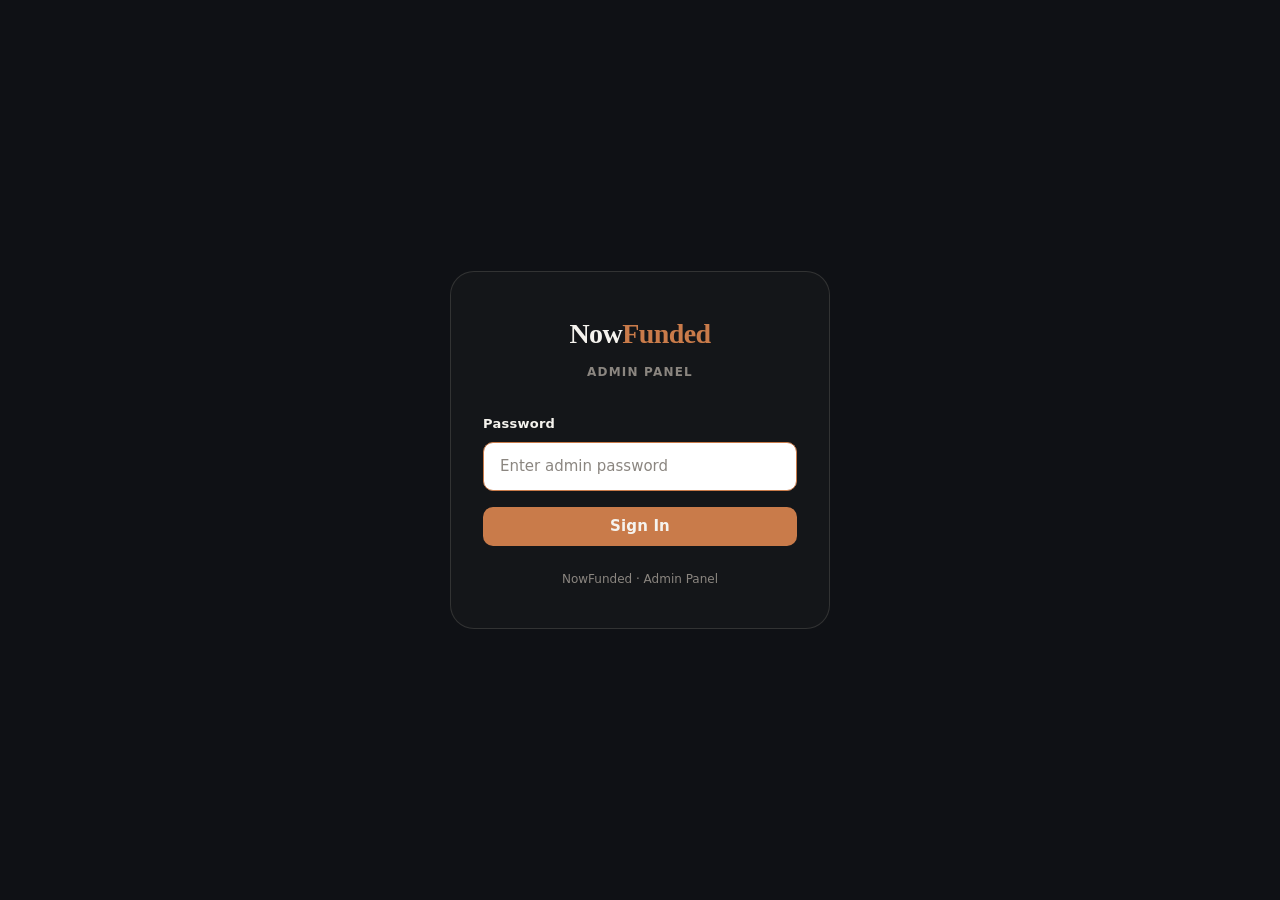
<file: admin-ops.html>
<!DOCTYPE html>
<html lang="en">
<head>
  <meta charset="UTF-8" />
  <meta name="viewport" content="width=device-width, initial-scale=1.0" />
  <title>NowFunded Admin — Daily Operations</title>
  <link rel="stylesheet" href="style.css" />
  <style>
    /* ── Mobile sidebar toggle ── */
    .admin-menu-btn {
      display: none;
      background: none;
      border: 1px solid var(--c-border);
      color: var(--c-surface);
      border-radius: var(--r-md);
      padding: var(--sp-2) var(--sp-3);
      cursor: pointer;
      font-size: 1rem;
    }

    @media (max-width: 860px) {
      .admin-menu-btn { display: inline-flex; }
      .admin-sidebar-backdrop {
        position: fixed; inset: 0; z-index: 199;
        background: rgba(0,0,0,.5);
        opacity: 0; pointer-events: none;
        transition: opacity var(--t-base) var(--ease);
      }
      .admin-sidebar-backdrop--open { opacity: 1; pointer-events: auto; }
    }

    /* ── View visibility ── */
    .admin-view { display: none; }
    .admin-view--active { display: block; }

    /* ── Sidebar footer ── */
    .admin-sidebar__footer {
      margin-top: auto;
      padding: var(--sp-4);
      border-top: 1px solid var(--c-border);
    }

    .admin-switch-link {
      display: flex;
      align-items: center;
      gap: var(--sp-2);
      font-size: 0.8125rem;
      color: var(--c-muted);
      padding: var(--sp-2) var(--sp-2);
      border-radius: var(--r-md);
      transition: color var(--t-fast) var(--ease), background var(--t-fast) var(--ease);
    }
    .admin-switch-link:hover { color: var(--c-copper); background: var(--c-surface-ghost); text-decoration: none; }

    .admin-logout-link {
      display: flex;
      align-items: center;
      gap: var(--sp-2);
      font-size: 0.8125rem;
      color: var(--c-muted);
      padding: var(--sp-2) var(--sp-2);
      border-radius: var(--r-md);
      cursor: pointer;
      background: none;
      border: none;
      width: 100%;
      text-align: left;
      transition: color var(--t-fast) var(--ease), background var(--t-fast) var(--ease);
    }
    .admin-logout-link:hover { color: var(--c-red); background: var(--c-surface-ghost); }

    /* ── Queue cards (Orders / Payouts) ── */
    .queue-card {
      background: #141619;
      border: 1px solid var(--c-border);
      border-radius: var(--r-lg);
      padding: var(--sp-5);
      margin-bottom: var(--sp-4);
    }

    .queue-card__header {
      display: flex;
      align-items: flex-start;
      justify-content: space-between;
      margin-bottom: var(--sp-3);
      gap: var(--sp-4);
    }

    .queue-card__title {
      font-family: var(--font-display);
      font-size: 1.0625rem;
      font-weight: 600;
      color: var(--c-surface);
    }

    .queue-card__meta {
      display: flex;
      flex-wrap: wrap;
      gap: var(--sp-4);
      margin-bottom: var(--sp-4);
    }

    .queue-card__field {
      display: flex;
      flex-direction: column;
      gap: 2px;
    }

    .queue-card__field-label {
      font-size: 0.6875rem;
      font-weight: 600;
      letter-spacing: 0.07em;
      text-transform: uppercase;
      color: var(--c-muted);
    }

    .queue-card__field-value {
      font-size: 0.9375rem;
      font-weight: 600;
      color: var(--c-surface);
    }

    .queue-card__field-value--mono {
      font-family: 'SF Mono', 'Fira Code', monospace;
      font-size: 0.8125rem;
      color: var(--c-muted);
    }

    .queue-card__actions {
      display: flex;
      gap: var(--sp-3);
      padding-top: var(--sp-3);
      border-top: 1px solid var(--c-border);
    }

    /* ── Accounts table action row ── */
    .account-actions {
      display: flex;
      flex-wrap: wrap;
      gap: var(--sp-2);
    }

    /* ── Support chat panel ── */
    .support-layout {
      display: grid;
      grid-template-columns: 320px 1fr;
      gap: var(--sp-5);
      height: calc(100vh - 120px);
      min-height: 500px;
    }

    @media (max-width: 860px) {
      .support-layout { grid-template-columns: 1fr; height: auto; }
      .support-chat-panel { display: none; }
      .support-chat-panel--active { display: flex !important; }
      .support-thread-list--hidden { display: none; }
    }

    .support-thread-list {
      overflow-y: auto;
      display: flex;
      flex-direction: column;
      gap: var(--sp-2);
    }

    .support-thread-item {
      background: #141619;
      border: 1px solid var(--c-border);
      border-radius: var(--r-md);
      padding: var(--sp-4);
      cursor: pointer;
      transition: border-color var(--t-fast) var(--ease), background var(--t-fast) var(--ease);
    }
    .support-thread-item:hover { border-color: rgba(201,123,74,.4); }
    .support-thread-item--active { border-color: var(--c-copper); background: rgba(201,123,74,.06); }

    .support-thread-item__name {
      font-weight: 600;
      font-size: 0.9375rem;
      color: var(--c-surface);
      margin-bottom: 2px;
    }

    .support-thread-item__meta {
      font-size: 0.75rem;
      color: var(--c-muted);
    }

    .support-chat-panel {
      display: flex;
      flex-direction: column;
      background: #141619;
      border: 1px solid var(--c-border);
      border-radius: var(--r-lg);
      overflow: hidden;
    }

    .support-chat-header {
      display: flex;
      align-items: center;
      justify-content: space-between;
      padding: var(--sp-4) var(--sp-5);
      border-bottom: 1px solid var(--c-border);
      flex-shrink: 0;
    }

    .support-chat-header__name {
      font-weight: 600;
      font-size: 0.9375rem;
      color: var(--c-surface);
    }

    .support-chat-messages {
      flex: 1;
      overflow-y: auto;
      padding: var(--sp-5);
      display: flex;
      flex-direction: column;
      gap: var(--sp-3);
    }

    .chat-bubble {
      max-width: 75%;
      padding: var(--sp-3) var(--sp-4);
      border-radius: var(--r-md);
      font-size: 0.9375rem;
      line-height: 1.5;
    }

    .chat-bubble--trader {
      align-self: flex-start;
      background: rgba(245,243,238,.08);
      color: var(--c-surface);
      border-bottom-left-radius: var(--r-sm);
    }

    .chat-bubble--admin {
      align-self: flex-end;
      background: rgba(45,92,74,.25);
      color: var(--c-surface);
      border-bottom-right-radius: var(--r-sm);
    }

    .chat-bubble__meta {
      font-size: 0.6875rem;
      color: var(--c-muted);
      margin-top: 4px;
    }

    .support-chat-input {
      padding: var(--sp-4) var(--sp-5);
      border-top: 1px solid var(--c-border);
      display: flex;
      gap: var(--sp-3);
      align-items: flex-end;
      flex-shrink: 0;
    }

    .support-chat-input textarea {
      flex: 1;
      resize: none;
      min-height: 44px;
      max-height: 120px;
    }

    .support-empty-panel {
      display: flex;
      flex-direction: column;
      align-items: center;
      justify-content: center;
      text-align: center;
      gap: var(--sp-2);
      color: var(--c-muted);
      flex: 1;
    }

    /* ── Skeleton bars ── */
    .skeleton-bar {
      height: 14px;
      border-radius: 4px;
      background: linear-gradient(90deg,
        rgba(255,255,255,.04) 25%, rgba(255,255,255,.08) 50%, rgba(255,255,255,.04) 75%);
      background-size: 200% 100%;
      animation: shimmer 1.4s infinite;
    }
    @keyframes shimmer {
      0%   { background-position: 200% 0; }
      100% { background-position: -200% 0; }
    }

    .table-skeleton-row td { padding: var(--sp-4); }

    /* ── Credentials modal ── */
    .modal__footer {
      display: flex;
      gap: var(--sp-3);
      margin-top: var(--sp-6);
    }
    .modal__footer .btn { flex: 1; }

    /* ── Issue creds inline form ── */
    .creds-form-inline {
      display: none;
      flex-direction: column;
      gap: var(--sp-3);
      padding-top: var(--sp-4);
      border-top: 1px solid var(--c-border);
      margin-top: var(--sp-3);
    }
    .creds-form-inline--open { display: flex; }
  </style>
</head>
<body>

<!-- Loading overlay -->
<div class="loading-overlay" id="page-loading">
  <div class="spinner spinner--lg"></div>
</div>

<!-- Mobile sidebar backdrop -->
<div class="admin-sidebar-backdrop" id="sidebar-backdrop"></div>

<div class="admin-shell" id="admin-shell" style="display:none;">

  <!-- ── Sidebar ── -->
  <aside class="admin-sidebar" id="admin-sidebar">
    <div class="admin-sidebar__logo">Now<span>Funded</span></div>

    <div class="admin-sidebar__section-label">Daily Operations</div>
    <nav>
      <a class="admin-nav__item admin-nav__item--active" data-route="orders">
        <span class="admin-nav__icon">📥</span> Orders
        <span class="admin-nav__badge" id="badge-orders" style="display:none;"></span>
      </a>
      <a class="admin-nav__item" data-route="accounts">
        <span class="admin-nav__icon">🖥️</span> Accounts
      </a>
      <a class="admin-nav__item" data-route="payouts">
        <span class="admin-nav__icon">💸</span> Payouts
        <span class="admin-nav__badge" id="badge-payouts" style="display:none;"></span>
      </a>
      <a class="admin-nav__item" data-route="support">
        <span class="admin-nav__icon">💬</span> Support
        <span class="admin-nav__badge" id="badge-support" style="display:none;"></span>
      </a>
    </nav>

    <div class="admin-sidebar__footer">
      <a class="admin-switch-link" href="admin-manage.html">
        <span>⇄</span> Switch to Setup &amp; Mgmt
      </a>
      <button class="admin-logout-link" id="btn-logout">
        <span>⏏</span> Log out
      </button>
    </div>
  </aside>

  <!-- ── Main ── -->
  <main class="admin-main">
    <header class="admin-topbar">
      <div class="row row--gap-3">
        <button class="admin-menu-btn" id="btn-menu" aria-label="Open menu">☰</button>
        <span class="admin-topbar__title" id="topbar-title">Orders</span>
      </div>
    </header>

    <div class="admin-page">

      <!-- ════════════════════════ ORDERS VIEW ════════════════════════ -->
      <section class="admin-view admin-view--active" id="view-orders">
        <p class="text-muted text-sm mb-6">Confirm or reject pending crypto payments.</p>

        <div id="orders-skeleton">
          <div class="queue-card"><div class="skeleton-bar" style="width:40%;margin-bottom:12px;"></div><div class="skeleton-bar" style="width:80%;"></div></div>
          <div class="queue-card"><div class="skeleton-bar" style="width:40%;margin-bottom:12px;"></div><div class="skeleton-bar" style="width:80%;"></div></div>
        </div>

        <div id="orders-list"></div>

        <div class="empty-state" id="orders-empty" style="display:none;">
          <div class="empty-state__icon">📥</div>
          <p class="empty-state__title">No pending orders</p>
          <p class="empty-state__desc">All orders have been reviewed. Check back soon.</p>
        </div>
      </section>

      <!-- ════════════════════════ ACCOUNTS VIEW ════════════════════════ -->
      <section class="admin-view" id="view-accounts">
        <div class="filter-bar" style="margin-bottom:var(--sp-5);">
          <select class="form-select" id="accounts-phase-filter">
            <option value="all">All phases</option>
            <option value="1">Phase 1</option>
            <option value="2">Phase 2</option>
            <option value="funded">Funded</option>
            <option value="scaled">Scaled</option>
          </select>
          <select class="form-select" id="accounts-status-filter">
            <option value="all">All statuses</option>
            <option value="pending_credentials">Pending credentials</option>
            <option value="active">Active</option>
            <option value="passed">Passed</option>
            <option value="breached">Breached</option>
            <option value="blown">Blown</option>
          </select>
        </div>

        <div class="table-wrap">
          <table class="table">
            <thead>
              <tr>
                <th>Account ID</th>
                <th>Trader</th>
                <th>Phase</th>
                <th>Status</th>
                <th>Issued</th>
                <th>Actions</th>
              </tr>
            </thead>
            <tbody id="accounts-tbody">
              <tr class="table-skeleton-row"><td colspan="6"><div class="skeleton-bar"></div></td></tr>
              <tr class="table-skeleton-row"><td colspan="6"><div class="skeleton-bar"></div></td></tr>
              <tr class="table-skeleton-row"><td colspan="6"><div class="skeleton-bar"></div></td></tr>
            </tbody>
          </table>
        </div>

        <div class="empty-state" id="accounts-empty" style="display:none;">
          <div class="empty-state__icon">🖥️</div>
          <p class="empty-state__title">No accounts found</p>
          <p class="empty-state__desc">No accounts match the current filters.</p>
        </div>
      </section>

      <!-- ════════════════════════ PAYOUTS VIEW ════════════════════════ -->
      <section class="admin-view" id="view-payouts">
        <p class="text-muted text-sm mb-6">Review and approve pending payout requests.</p>

        <div id="payouts-skeleton">
          <div class="queue-card"><div class="skeleton-bar" style="width:40%;margin-bottom:12px;"></div><div class="skeleton-bar" style="width:80%;"></div></div>
          <div class="queue-card"><div class="skeleton-bar" style="width:40%;margin-bottom:12px;"></div><div class="skeleton-bar" style="width:80%;"></div></div>
        </div>

        <div id="payouts-list"></div>

        <div class="empty-state" id="payouts-empty" style="display:none;">
          <div class="empty-state__icon">💸</div>
          <p class="empty-state__title">No pending payouts</p>
          <p class="empty-state__desc">All payout requests have been resolved.</p>
        </div>
      </section>

      <!-- ════════════════════════ SUPPORT VIEW ════════════════════════ -->
      <section class="admin-view" id="view-support">
        <div class="support-layout">

          <!-- Thread list -->
          <div class="support-thread-list" id="support-thread-list">
            <p class="text-muted text-sm mb-4">Open threads</p>
            <div id="threads-skeleton">
              <div class="support-thread-item"><div class="skeleton-bar" style="width:60%;margin-bottom:8px;"></div><div class="skeleton-bar" style="width:40%;"></div></div>
              <div class="support-thread-item"><div class="skeleton-bar" style="width:60%;margin-bottom:8px;"></div><div class="skeleton-bar" style="width:40%;"></div></div>
            </div>
            <div id="threads-list"></div>
            <div class="empty-state" id="support-empty" style="display:none;">
              <div class="empty-state__icon">💬</div>
              <p class="empty-state__title">No open threads</p>
              <p class="empty-state__desc">All support tickets are closed.</p>
            </div>
          </div>

          <!-- Chat panel -->
          <div class="support-chat-panel" id="support-chat-panel">
            <div class="support-empty-panel" id="support-chat-empty">
              <span style="font-size:2rem;opacity:.4;">💬</span>
              <p>Select a thread to view the conversation</p>
            </div>

            <div id="support-chat-content" style="display:none;flex-direction:column;height:100%;">
              <div class="support-chat-header">
                <div>
                  <div class="support-chat-header__name" id="chat-header-name">—</div>
                  <div class="text-xs text-muted" id="chat-header-meta">—</div>
                </div>
                <button class="btn btn--ghost btn--sm" id="btn-close-thread">Close Thread</button>
              </div>

              <div class="support-chat-messages" id="chat-messages"></div>

              <div class="support-chat-input">
                <textarea
                  class="form-textarea form-textarea--light"
                  id="chat-reply-input"
                  placeholder="Type a reply…"
                  rows="2"
                ></textarea>
                <button class="btn btn--primary" id="btn-send-reply">Send</button>
              </div>
            </div>
          </div>

        </div>
      </section>

    </div><!-- /.admin-page -->
  </main>
</div><!-- /.admin-shell -->

<!-- ── Issue credentials modal ── -->
<div class="modal-overlay modal-overlay--centered" id="creds-modal-overlay">
  <div class="modal">
    <button class="modal__close" id="creds-modal-close" aria-label="Close">✕</button>
    <h2 class="modal__title">Issue MT5 Credentials</h2>
    <p class="text-muted text-sm mb-6" id="creds-modal-account-label">Account —</p>

    <div class="stack stack--4" id="creds-form">
      <input type="hidden" id="cf-account-id" />

      <div class="form-group">
        <label class="form-label" for="cf-login">MT5 Login</label>
        <input type="text" class="form-input form-input--light" id="cf-login" placeholder="e.g. 10001234" required />
      </div>

      <div class="form-group">
        <label class="form-label" for="cf-password">MT5 Password</label>
        <input type="text" class="form-input form-input--light" id="cf-password" placeholder="e.g. Abc123!" required />
      </div>

      <div class="form-group">
        <label class="form-label" for="cf-server">Server</label>
        <input type="text" class="form-input form-input--light" id="cf-server" placeholder="e.g. BrokerName-Live" required />
      </div>

      <div class="modal__footer">
        <button class="btn btn--ghost" id="creds-modal-cancel">Cancel</button>
        <button class="btn btn--primary" id="btn-issue-creds">Issue Credentials</button>
      </div>
    </div>
  </div>
</div>

<!-- Toast container -->
<div class="toast-container" id="toast-container"></div>

<script>
  // ─────────────────────────────────────────────────────────────────────
  // SESSION CHECK
  // ─────────────────────────────────────────────────────────────────────
  const sessionToken = localStorage.getItem('nf_admin_session');
  if (!sessionToken) {
    window.location.href = 'admin-login.html';
  }

  // ─────────────────────────────────────────────────────────────────────
  // GAS endpoint — paste your deployed Web App URL here
  // ─────────────────────────────────────────────────────────────────────
  const GAS_URL = 'https://script.google.com/macros/s/AKfycbwaZMregScQ93sUizmKmroWC2yTOunui5J5n97MWej3DGoZj0eXFRnchMGljFcCMNgw/exec'; // <-- paste GAS Web App URL

  // ─────────────────────────────────────────────────────────────────────
  // STATE
  // ─────────────────────────────────────────────────────────────────────
  let orders            = [];
  let accounts          = [];
  let payouts           = [];
  let threads           = [];
  let activeThreadId    = null;
  let currentRoute      = 'orders';
  let pollInterval      = null;

  // ─────────────────────────────────────────────────────────────────────
  // DOM refs
  // ─────────────────────────────────────────────────────────────────────
  const pageLoading    = document.getElementById('page-loading');
  const adminShell     = document.getElementById('admin-shell');
  const topbarTitle    = document.getElementById('topbar-title');
  const sidebar        = document.getElementById('admin-sidebar');
  const sidebarBackdrop= document.getElementById('sidebar-backdrop');
  const btnMenu        = document.getElementById('btn-menu');
  const navItems       = document.querySelectorAll('.admin-nav__item');
  const views          = document.querySelectorAll('.admin-view');

  const ROUTE_TITLES = { orders: 'Orders', accounts: 'Accounts', payouts: 'Payouts', support: 'Support' };

  // ─────────────────────────────────────────────────────────────────────
  // ROUTING
  // ─────────────────────────────────────────────────────────────────────
  function getRouteFromHash() {
    const hash = window.location.hash.replace('#/', '');
    return ROUTE_TITLES[hash] ? hash : 'orders';
  }

  function navigate(route) {
    currentRoute = route;
    window.location.hash = '#/' + route;
    renderRoute();
  }

  function renderRoute() {
    views.forEach(v => v.classList.toggle('admin-view--active', v.id === 'view-' + currentRoute));
    navItems.forEach(n => n.classList.toggle('admin-nav__item--active', n.dataset.route === currentRoute));
    topbarTitle.textContent = ROUTE_TITLES[currentRoute];
    closeSidebar();

    if (currentRoute === 'orders')   loadOrders();
    if (currentRoute === 'accounts') loadAccounts();
    if (currentRoute === 'payouts')  loadPayouts();
    if (currentRoute === 'support')  loadThreads();
  }

  navItems.forEach(item => {
    item.addEventListener('click', () => navigate(item.dataset.route));
  });

  window.addEventListener('hashchange', () => {
    currentRoute = getRouteFromHash();
    renderRoute();
  });

  // ─────────────────────────────────────────────────────────────────────
  // MOBILE SIDEBAR
  // ─────────────────────────────────────────────────────────────────────
  function openSidebar()  { sidebar.classList.add('admin-sidebar--open'); sidebarBackdrop.classList.add('admin-sidebar-backdrop--open'); }
  function closeSidebar() { sidebar.classList.remove('admin-sidebar--open'); sidebarBackdrop.classList.remove('admin-sidebar-backdrop--open'); }
  btnMenu.addEventListener('click', openSidebar);
  sidebarBackdrop.addEventListener('click', closeSidebar);

  // ─────────────────────────────────────────────────────────────────────
  // LOGOUT
  // ─────────────────────────────────────────────────────────────────────
  document.getElementById('btn-logout').addEventListener('click', () => {
    clearInterval(pollInterval);
    localStorage.removeItem('nf_admin_session');
    window.location.href = 'admin-login.html';
  });

  // ─────────────────────────────────────────────────────────────────────
  // BADGE POLL (every 30s)
  // ─────────────────────────────────────────────────────────────────────
  async function refreshBadges() {
    try {
      const res = await gasPost({ action: 'getOpsCounts', session: sessionToken });
      setBadge('badge-orders',  res.orders_pending  || 0);
      setBadge('badge-payouts', res.payouts_pending || 0);
      setBadge('badge-support', res.support_open   || 0);
    } catch (_) { /* silently ignore poll errors */ }
  }

  function setBadge(id, count) {
    const el = document.getElementById(id);
    if (!el) return;
    if (count > 0) {
      el.textContent = count;
      el.style.display = 'inline-flex';
    } else {
      el.style.display = 'none';
    }
  }

  // ═══════════════════════════════════════════════════════════════════
  // ORDERS
  // ═══════════════════════════════════════════════════════════════════
  const ordersSkeleton = document.getElementById('orders-skeleton');
  const ordersList     = document.getElementById('orders-list');
  const ordersEmpty    = document.getElementById('orders-empty');

  async function loadOrders() {
    ordersSkeleton.style.display = 'block';
    ordersList.innerHTML = '';
    ordersEmpty.style.display = 'none';

    try {
      const res = await gasPost({ action: 'getOrdersQueue', session: sessionToken });
      orders = res.orders || [];
      renderOrders();
    } catch (err) {
      showToast('error', '⚠️', 'Could not load orders.');
    } finally {
      ordersSkeleton.style.display = 'none';
    }
  }

  function renderOrders() {
    if (orders.length === 0) {
      ordersEmpty.style.display = 'flex';
      ordersList.innerHTML = '';
      return;
    }
    ordersEmpty.style.display = 'none';
    ordersList.innerHTML = orders.map(o => `
      <div class="queue-card" data-order-id="${escHtml(o.order_id)}">
        <div class="queue-card__header">
          <div>
            <div class="queue-card__title">@${escHtml(o.username || o.telegram_id)}</div>
            <div class="text-sm text-muted">${formatDate(o.created_at)}</div>
          </div>
          <span class="badge badge--pending">Pending</span>
        </div>
        <div class="queue-card__meta">
          <div class="queue-card__field">
            <span class="queue-card__field-label">Plan</span>
            <span class="queue-card__field-value">${escHtml(o.plan_name || o.plan_id)}</span>
          </div>
          <div class="queue-card__field">
            <span class="queue-card__field-label">Amount</span>
            <span class="queue-card__field-value">$${formatNumber(o.price_paid)}</span>
          </div>
          ${o.discount_code ? `
          <div class="queue-card__field">
            <span class="queue-card__field-label">Discount</span>
            <span class="queue-card__field-value">${escHtml(o.discount_code)} (−$${formatNumber(o.discount_amount)})</span>
          </div>` : ''}
          <div class="queue-card__field">
            <span class="queue-card__field-label">Payment Ref</span>
            <span class="queue-card__field-value queue-card__field-value--mono">${escHtml(o.payment_reference)}</span>
          </div>
        </div>
        <div class="queue-card__actions">
          <button class="btn btn--primary btn--sm btn-confirm-order" data-order-id="${escHtml(o.order_id)}">✓ Confirm</button>
          <button class="btn btn--danger btn--sm btn-reject-order" data-order-id="${escHtml(o.order_id)}">✕ Reject</button>
        </div>
      </div>
    `).join('');

    ordersList.querySelectorAll('.btn-confirm-order').forEach(btn => {
      btn.addEventListener('click', () => confirmOrder(btn.dataset.orderId, btn));
    });
    ordersList.querySelectorAll('.btn-reject-order').forEach(btn => {
      btn.addEventListener('click', () => rejectOrder(btn.dataset.orderId, btn));
    });
  }

  async function confirmOrder(orderId, btn) {
    if (!confirm('Confirm this order and create the Phase 1 account?')) return;
    setLoading(btn, true);
    try {
      const res = await gasPost({ action: 'confirmOrder', order_id: orderId, session: sessionToken });
      if (!res.success) throw new Error(res.error || 'Failed.');
      showToast('success', '✅', 'Order confirmed. Trader notified.');
      orders = orders.filter(o => o.order_id !== orderId);
      renderOrders();
      refreshBadges();
    } catch (err) {
      showToast('error', '⚠️', err.message || 'Could not confirm order.');
    } finally {
      setLoading(btn, false);
    }
  }

  async function rejectOrder(orderId, btn) {
    if (!confirm('Reject this order? The trader will be notified.')) return;
    setLoading(btn, true);
    try {
      const res = await gasPost({ action: 'rejectOrder', order_id: orderId, session: sessionToken });
      if (!res.success) throw new Error(res.error || 'Failed.');
      showToast('success', '✅', 'Order rejected. Trader notified.');
      orders = orders.filter(o => o.order_id !== orderId);
      renderOrders();
      refreshBadges();
    } catch (err) {
      showToast('error', '⚠️', err.message || 'Could not reject order.');
    } finally {
      setLoading(btn, false);
    }
  }

  // ═══════════════════════════════════════════════════════════════════
  // ACCOUNTS
  // ═══════════════════════════════════════════════════════════════════
  const accountsTbody      = document.getElementById('accounts-tbody');
  const accountsEmpty      = document.getElementById('accounts-empty');
  const accountsPhaseFilter  = document.getElementById('accounts-phase-filter');
  const accountsStatusFilter = document.getElementById('accounts-status-filter');

  accountsPhaseFilter.addEventListener('change', renderAccounts);
  accountsStatusFilter.addEventListener('change', renderAccounts);

  async function loadAccounts() {
    accountsTbody.innerHTML = `
      <tr class="table-skeleton-row"><td colspan="6"><div class="skeleton-bar"></div></td></tr>
      <tr class="table-skeleton-row"><td colspan="6"><div class="skeleton-bar"></div></td></tr>
      <tr class="table-skeleton-row"><td colspan="6"><div class="skeleton-bar"></div></td></tr>
    `;
    accountsEmpty.style.display = 'none';

    try {
      const res = await gasPost({ action: 'getAccounts', session: sessionToken });
      accounts = res.accounts || [];
      renderAccounts();
    } catch (err) {
      showToast('error', '⚠️', 'Could not load accounts.');
    }
  }

  function renderAccounts() {
    const phaseFilter  = accountsPhaseFilter.value;
    const statusFilter = accountsStatusFilter.value;

    const filtered = accounts.filter(a => {
      const phaseOk  = phaseFilter  === 'all' || String(a.phase) === phaseFilter;
      const statusOk = statusFilter === 'all' || a.status === statusFilter;
      return phaseOk && statusOk;
    });

    if (filtered.length === 0) {
      accountsTbody.innerHTML = '';
      accountsEmpty.style.display = 'flex';
      return;
    }
    accountsEmpty.style.display = 'none';

    accountsTbody.innerHTML = filtered.map(a => `
      <tr>
        <td class="mono">${escHtml(a.account_id)}</td>
        <td>@${escHtml(a.username || a.telegram_id)}</td>
        <td>${escHtml(String(a.phase))}</td>
        <td><span class="badge badge--${a.status}">${a.status.replace(/_/g,' ')}</span></td>
        <td>${a.issued_at ? formatDate(a.issued_at) : '—'}</td>
        <td>
          <div class="account-actions">
            ${a.status === 'pending_credentials' ? `
              <button class="btn btn--primary btn--sm btn-issue-creds"
                data-account-id="${escHtml(a.account_id)}"
                data-label="Phase ${escHtml(String(a.phase))} · ${escHtml(a.account_id)}">Issue Creds</button>
            ` : ''}
            ${(a.status === 'active' && (a.phase === 1 || a.phase === '1' || a.phase === 2 || a.phase === '2')) ? `
              <button class="btn btn--secondary btn--sm btn-mark-passed" data-account-id="${escHtml(a.account_id)}">Mark Passed</button>
              <button class="btn btn--ghost btn--sm btn-mark-breached" data-account-id="${escHtml(a.account_id)}">Breach</button>
            ` : ''}
            ${(a.status === 'active' && (a.phase === 'funded' || a.phase === 'scaled')) ? `
              <button class="btn btn--secondary btn--sm btn-mark-scaled" data-account-id="${escHtml(a.account_id)}">Scale Up</button>
              <button class="btn btn--danger btn--sm btn-mark-blown" data-account-id="${escHtml(a.account_id)}">Mark Blown</button>
            ` : ''}
          </div>
        </td>
      </tr>
    `).join('');

    // Issue credentials
    accountsTbody.querySelectorAll('.btn-issue-creds').forEach(btn => {
      btn.addEventListener('click', () => openCredsModal(btn.dataset.accountId, btn.dataset.label));
    });

    // Mark passed
    accountsTbody.querySelectorAll('.btn-mark-passed').forEach(btn => {
      btn.addEventListener('click', async () => {
        if (!confirm('Mark this account as passed and create the next phase?')) return;
        await updateAccountStatus(btn.dataset.accountId, 'passed', btn);
      });
    });

    // Mark breached
    accountsTbody.querySelectorAll('.btn-mark-breached').forEach(btn => {
      btn.addEventListener('click', async () => {
        if (!confirm('Mark this account as breached? The trader will be notified and the fee is lost.')) return;
        await updateAccountStatus(btn.dataset.accountId, 'breached', btn);
      });
    });

    // Mark scaled
    accountsTbody.querySelectorAll('.btn-mark-scaled').forEach(btn => {
      btn.addEventListener('click', async () => {
        if (!confirm('Mark this account as scaled?')) return;
        await updateAccountStatus(btn.dataset.accountId, 'scaled', btn);
      });
    });

    // Mark blown
    accountsTbody.querySelectorAll('.btn-mark-blown').forEach(btn => {
      btn.addEventListener('click', async () => {
        if (!confirm('Mark this funded account as blown? A 35% fee refund in points may be issued if the toggle is on.')) return;
        await updateAccountStatus(btn.dataset.accountId, 'blown', btn);
      });
    });
  }

  async function updateAccountStatus(accountId, status, btn) {
    setLoading(btn, true);
    try {
      const res = await gasPost({ action: 'updateAccountStatus', account_id: accountId, status, session: sessionToken });
      if (!res.success) throw new Error(res.error || 'Update failed.');
      showToast('success', '✅', `Account marked as ${status}. Trader notified.`);
      await loadAccounts();
    } catch (err) {
      showToast('error', '⚠️', err.message || 'Could not update account.');
      setLoading(btn, false);
    }
  }

  // ── Credentials modal ──
  const credsModalOverlay = document.getElementById('creds-modal-overlay');

  function openCredsModal(accountId, label) {
    document.getElementById('cf-account-id').value = accountId;
    document.getElementById('creds-modal-account-label').textContent = 'Account: ' + label;
    document.getElementById('cf-login').value    = '';
    document.getElementById('cf-password').value = '';
    document.getElementById('cf-server').value   = '';
    credsModalOverlay.classList.add('modal-overlay--open');
  }

  document.getElementById('creds-modal-close').addEventListener('click', closeCredsModal);
  document.getElementById('creds-modal-cancel').addEventListener('click', closeCredsModal);
  function closeCredsModal() { credsModalOverlay.classList.remove('modal-overlay--open'); }

  document.getElementById('btn-issue-creds').addEventListener('click', async () => {
    const accountId = document.getElementById('cf-account-id').value;
    const login     = document.getElementById('cf-login').value.trim();
    const password  = document.getElementById('cf-password').value.trim();
    const server    = document.getElementById('cf-server').value.trim();

    if (!login || !password || !server) {
      showToast('error', '⚠️', 'Please fill in all credential fields.');
      return;
    }

    const btn = document.getElementById('btn-issue-creds');
    setLoading(btn, true);

    try {
      const res = await gasPost({
        action: 'issueCredentials',
        account_id: accountId,
        mt5_login: login,
        mt5_password: password,
        mt5_server: server,
        session: sessionToken,
      });
      if (!res.success) throw new Error(res.error || 'Failed.');
      closeCredsModal();
      showToast('success', '✅', 'Credentials issued. Trader notified.');
      await loadAccounts();
    } catch (err) {
      showToast('error', '⚠️', err.message || 'Could not issue credentials.');
    } finally {
      setLoading(btn, false);
    }
  });

  // ═══════════════════════════════════════════════════════════════════
  // PAYOUTS
  // ═══════════════════════════════════════════════════════════════════
  const payoutsSkeleton = document.getElementById('payouts-skeleton');
  const payoutsList     = document.getElementById('payouts-list');
  const payoutsEmpty    = document.getElementById('payouts-empty');

  async function loadPayouts() {
    payoutsSkeleton.style.display = 'block';
    payoutsList.innerHTML = '';
    payoutsEmpty.style.display = 'none';

    try {
      const res = await gasPost({ action: 'getPayoutsQueue', session: sessionToken });
      payouts = res.payouts || [];
      renderPayouts();
    } catch (err) {
      showToast('error', '⚠️', 'Could not load payouts.');
    } finally {
      payoutsSkeleton.style.display = 'none';
    }
  }

  function renderPayouts() {
    if (payouts.length === 0) {
      payoutsEmpty.style.display = 'flex';
      payoutsList.innerHTML = '';
      return;
    }
    payoutsEmpty.style.display = 'none';
    payoutsList.innerHTML = payouts.map(p => `
      <div class="queue-card" data-payout-id="${escHtml(p.payout_id)}">
        <div class="queue-card__header">
          <div>
            <div class="queue-card__title">@${escHtml(p.username || p.telegram_id)}</div>
            <div class="text-sm text-muted">${formatDate(p.created_at)}</div>
          </div>
          <span class="badge badge--pending">Pending</span>
        </div>
        <div class="queue-card__meta">
          <div class="queue-card__field">
            <span class="queue-card__field-label">Amount Requested</span>
            <span class="queue-card__field-value">$${formatNumber(p.amount_requested)}</span>
          </div>
          <div class="queue-card__field">
            <span class="queue-card__field-label">Payout #</span>
            <span class="queue-card__field-value">${escHtml(String(p.payout_number))}
              ${p.payout_number >= 2 ? '<span class="badge badge--scaled" style="margin-left:6px;">Scale-up on approval</span>' : ''}
            </span>
          </div>
          <div class="queue-card__field" style="width:100%;">
            <span class="queue-card__field-label">Wallet</span>
            <span class="queue-card__field-value queue-card__field-value--mono">${escHtml(p.trader_wallet)}</span>
          </div>
        </div>
        <div class="queue-card__actions">
          <button class="btn btn--primary btn--sm btn-approve-payout" data-payout-id="${escHtml(p.payout_id)}">✓ Approve</button>
          <button class="btn btn--danger btn--sm btn-reject-payout" data-payout-id="${escHtml(p.payout_id)}">✕ Reject</button>
        </div>
      </div>
    `).join('');

    payoutsList.querySelectorAll('.btn-approve-payout').forEach(btn => {
      btn.addEventListener('click', () => approvePayout(btn.dataset.payoutId, btn));
    });
    payoutsList.querySelectorAll('.btn-reject-payout').forEach(btn => {
      btn.addEventListener('click', () => rejectPayout(btn.dataset.payoutId, btn));
    });
  }

  async function approvePayout(payoutId, btn) {
    if (!confirm('Approve this payout? The split will be calculated and the trader notified.')) return;
    setLoading(btn, true);
    try {
      const res = await gasPost({ action: 'approvePayout', payout_id: payoutId, session: sessionToken });
      if (!res.success) throw new Error(res.error || 'Failed.');
      showToast('success', '✅', 'Payout approved. Trader notified.');
      payouts = payouts.filter(p => p.payout_id !== payoutId);
      renderPayouts();
      refreshBadges();
    } catch (err) {
      showToast('error', '⚠️', err.message || 'Could not approve payout.');
    } finally {
      setLoading(btn, false);
    }
  }

  async function rejectPayout(payoutId, btn) {
    if (!confirm('Reject this payout request? The trader will be notified.')) return;
    setLoading(btn, true);
    try {
      const res = await gasPost({ action: 'rejectPayout', payout_id: payoutId, session: sessionToken });
      if (!res.success) throw new Error(res.error || 'Failed.');
      showToast('success', '✅', 'Payout rejected. Trader notified.');
      payouts = payouts.filter(p => p.payout_id !== payoutId);
      renderPayouts();
      refreshBadges();
    } catch (err) {
      showToast('error', '⚠️', err.message || 'Could not reject payout.');
    } finally {
      setLoading(btn, false);
    }
  }

  // ═══════════════════════════════════════════════════════════════════
  // SUPPORT
  // ═══════════════════════════════════════════════════════════════════
  const threadsSkeleton  = document.getElementById('threads-skeleton');
  const threadsList      = document.getElementById('threads-list');
  const supportEmpty     = document.getElementById('support-empty');
  const chatEmpty        = document.getElementById('support-chat-empty');
  const chatContent      = document.getElementById('support-chat-content');
  const chatMessages     = document.getElementById('chat-messages');
  const chatReplyInput   = document.getElementById('chat-reply-input');
  const btnSendReply     = document.getElementById('btn-send-reply');
  const btnCloseThread   = document.getElementById('btn-close-thread');

  async function loadThreads() {
    threadsSkeleton.style.display = 'block';
    threadsList.innerHTML = '';
    supportEmpty.style.display = 'none';

    try {
      const res = await gasPost({ action: 'getOpenSupportThreads', session: sessionToken });
      threads = res.threads || [];
      renderThreadList();
    } catch (err) {
      showToast('error', '⚠️', 'Could not load support threads.');
    } finally {
      threadsSkeleton.style.display = 'none';
    }
  }

  function renderThreadList() {
    if (threads.length === 0) {
      supportEmpty.style.display = 'flex';
      threadsList.innerHTML = '';
      showChatEmpty();
      return;
    }
    supportEmpty.style.display = 'none';

    threadsList.innerHTML = threads.map(t => `
      <div class="support-thread-item ${t.thread_id === activeThreadId ? 'support-thread-item--active' : ''}"
           data-thread-id="${escHtml(t.thread_id)}">
        <div class="support-thread-item__name">@${escHtml(t.username || t.telegram_id)}</div>
        <div class="support-thread-item__meta">
          Opened ${formatDate(t.created_at)} ·
          Last msg ${formatDate(t.last_message_at)}
        </div>
      </div>
    `).join('');

    threadsList.querySelectorAll('.support-thread-item').forEach(item => {
      item.addEventListener('click', () => openThread(item.dataset.threadId));
    });

    // Re-open active thread if one was selected
    if (activeThreadId) openThread(activeThreadId);
  }

  async function openThread(threadId) {
    activeThreadId = threadId;

    // Highlight in list
    document.querySelectorAll('.support-thread-item').forEach(el => {
      el.classList.toggle('support-thread-item--active', el.dataset.threadId === threadId);
    });

    const thread = threads.find(t => t.thread_id === threadId);
    document.getElementById('chat-header-name').textContent = thread
      ? '@' + (thread.username || thread.telegram_id)
      : '—';
    document.getElementById('chat-header-meta').textContent = thread
      ? 'Opened ' + formatDate(thread.created_at)
      : '';

    chatEmpty.style.display = 'none';
    chatContent.style.display = 'flex';
    chatMessages.innerHTML = '<div class="spinner" style="margin:auto;"></div>';

    try {
      const res = await gasPost({ action: 'getSupportThreadMessages', thread_id: threadId, session: sessionToken });
      const msgs = res.messages || [];

      if (msgs.length === 0) {
        chatMessages.innerHTML = '<p class="text-muted text-sm" style="text-align:center;">No messages yet.</p>';
      } else {
        chatMessages.innerHTML = msgs.map(m => `
          <div>
            <div class="chat-bubble chat-bubble--${m.sender === 'admin' ? 'admin' : 'trader'}">
              ${escHtml(m.content)}
            </div>
            <div class="chat-bubble__meta" style="text-align:${m.sender === 'admin' ? 'right' : 'left'};">
              ${m.sender === 'admin' ? 'You' : 'Trader'} · ${formatDate(m.created_at)}
            </div>
          </div>
        `).join('');
        chatMessages.scrollTop = chatMessages.scrollHeight;
      }
    } catch (err) {
      chatMessages.innerHTML = '<p class="text-muted text-sm" style="text-align:center;">Could not load messages.</p>';
    }
  }

  function showChatEmpty() {
    chatEmpty.style.display = 'flex';
    chatContent.style.display = 'none';
    activeThreadId = null;
  }

  btnSendReply.addEventListener('click', sendReply);
  chatReplyInput.addEventListener('keydown', (e) => {
    if (e.key === 'Enter' && !e.shiftKey) {
      e.preventDefault();
      sendReply();
    }
  });

  async function sendReply() {
    const text = chatReplyInput.value.trim();
    if (!text || !activeThreadId) return;

    btnSendReply.disabled = true;
    chatReplyInput.disabled = true;

    try {
      const res = await gasPost({
        action: 'postAdminReply',
        thread_id: activeThreadId,
        content: text,
        session: sessionToken,
      });
      if (!res.success) throw new Error(res.error || 'Failed.');
      chatReplyInput.value = '';
      await openThread(activeThreadId); // refresh messages
      refreshBadges();
    } catch (err) {
      showToast('error', '⚠️', err.message || 'Could not send reply.');
    } finally {
      btnSendReply.disabled = false;
      chatReplyInput.disabled = false;
      chatReplyInput.focus();
    }
  }

  btnCloseThread.addEventListener('click', async () => {
    if (!activeThreadId) return;
    if (!confirm('Close this support thread?')) return;

    btnCloseThread.disabled = true;
    try {
      const res = await gasPost({ action: 'closeSupportThread', thread_id: activeThreadId, session: sessionToken });
      if (!res.success) throw new Error(res.error || 'Failed.');
      showToast('success', '✅', 'Thread closed.');
      showChatEmpty();
      await loadThreads();
      refreshBadges();
    } catch (err) {
      showToast('error', '⚠️', err.message || 'Could not close thread.');
    } finally {
      btnCloseThread.disabled = false;
    }
  });

  // ─────────────────────────────────────────────────────────────────────
  // GAS helper
  // ─────────────────────────────────────────────────────────────────────
  async function gasPost(body) {
    if (!GAS_URL) throw new Error('GAS_URL not configured');
    const res = await fetch(GAS_URL, {
      method: 'POST',
      headers: { 'Content-Type': 'application/json' },
      body: JSON.stringify(body),
    });
    const data = await res.json();

    if (data.error === 'session_expired' || data.error === 'unauthorized') {
      localStorage.removeItem('nf_admin_session');
      window.location.href = 'admin-login.html';
      throw new Error('Session expired.');
    }
    if (data.error) throw new Error(data.error);
    return data;
  }

  // ─────────────────────────────────────────────────────────────────────
  // Toast
  // ─────────────────────────────────────────────────────────────────────
  function showToast(type, icon, msg) {
    const container = document.getElementById('toast-container');
    const el = document.createElement('div');
    el.className = `toast toast--${type}`;
    el.innerHTML = `<span class="toast__icon">${icon}</span><span class="toast__msg">${msg}</span>`;
    container.appendChild(el);
    setTimeout(() => {
      el.classList.add('toast--exit');
      setTimeout(() => el.remove(), 300);
    }, 4000);
  }

  // ─────────────────────────────────────────────────────────────────────
  // Utils
  // ─────────────────────────────────────────────────────────────────────
  function setLoading(btn, on) {
    btn.classList.toggle('btn--loading', on);
    btn.disabled = on;
  }

  function formatNumber(n) {
    return Number(n || 0).toLocaleString('en-US', { minimumFractionDigits: 0, maximumFractionDigits: 2 });
  }

  function formatDate(iso) {
    if (!iso) return '—';
    try { return new Date(iso).toLocaleDateString('en-US', { month: 'short', day: 'numeric', year: 'numeric' }); }
    catch { return '—'; }
  }

  function escHtml(str) {
    return String(str ?? '')
      .replace(/&/g, '&amp;')
      .replace(/</g, '&lt;')
      .replace(/>/g, '&gt;')
      .replace(/"/g, '&quot;');
  }

  // ─────────────────────────────────────────────────────────────────────
  // BOOT
  // ─────────────────────────────────────────────────────────────────────
  async function init() {
    currentRoute = getRouteFromHash();
    pageLoading.style.display = 'none';
    adminShell.style.display  = 'flex';
    renderRoute();

    // Start badge polling
    await refreshBadges();
    pollInterval = setInterval(refreshBadges, 30_000);
  }

  init();
</script>
</body>
</html>
</file>
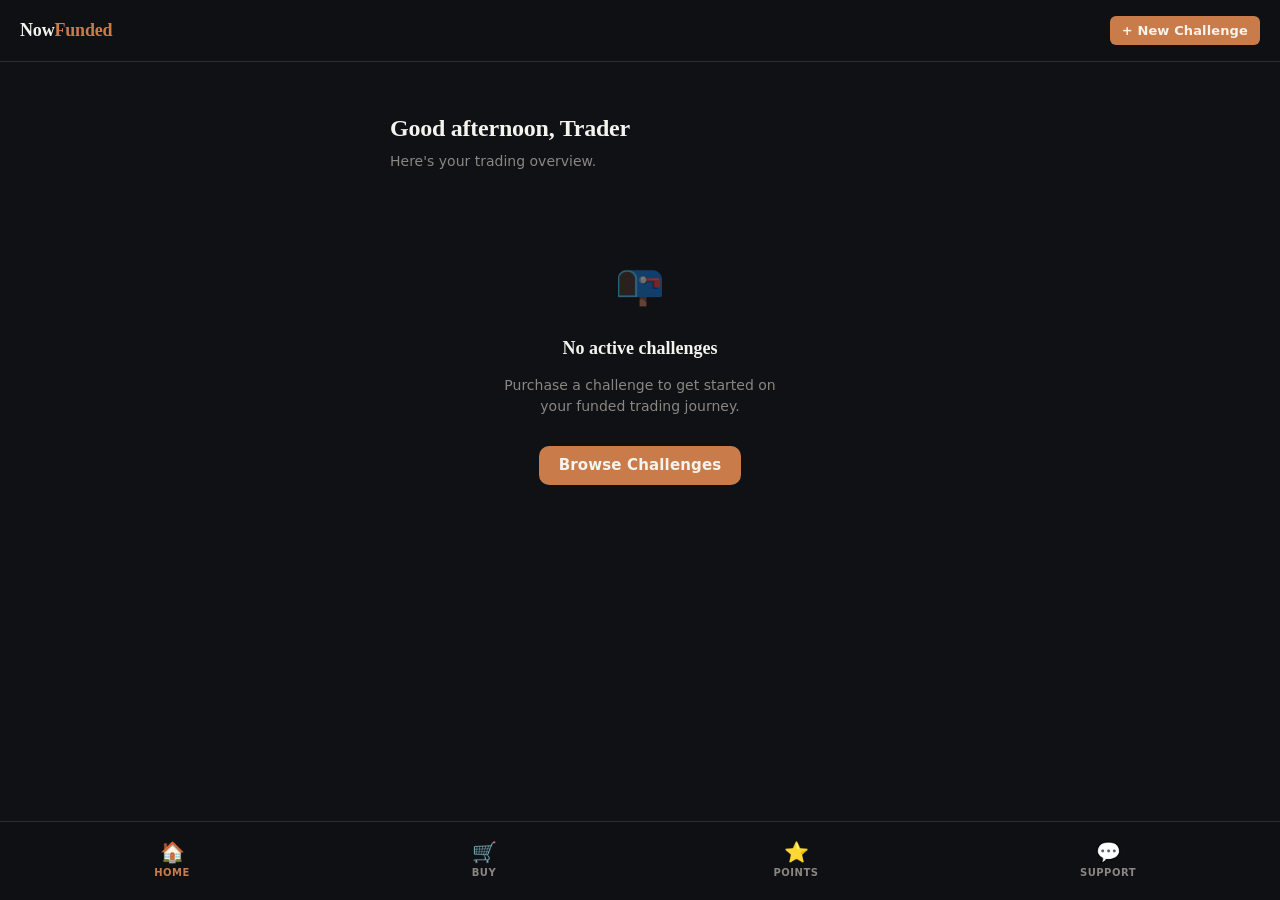
<file: dashboard.html>
<!DOCTYPE html>
<html lang="en">
<head>
  <meta charset="UTF-8" />
  <meta name="viewport" content="width=device-width, initial-scale=1.0" />
  <title>NowFunded — Dashboard</title>
  <link rel="stylesheet" href="style.css" />
  <script src="https://telegram.org/js/telegram-web-app.js"></script>
  <style>
    /* ── Dashboard-specific styles ── */

    .main-content {
      padding-bottom: calc(var(--sp-16) + env(safe-area-inset-bottom) + 16px);
    }

    /* ── Greeting ── */
    .greeting {
      padding: var(--sp-6) 0 var(--sp-4);
    }

    .greeting__name {
      font-family: var(--font-display);
      font-size: 1.5rem;
      font-weight: 600;
      color: var(--c-surface);
      letter-spacing: -0.01em;
    }

    .greeting__sub {
      font-size: 0.875rem;
      color: var(--c-muted);
      margin-top: var(--sp-1);
    }

    /* ── Section header ── */
    .section-header {
      display: flex;
      align-items: baseline;
      justify-content: space-between;
      margin-bottom: var(--sp-4);
    }

    .section-title {
      font-size: 0.6875rem;
      font-weight: 700;
      letter-spacing: 0.1em;
      text-transform: uppercase;
      color: var(--c-muted);
    }

    /* ── Account switcher ── */
    .account-switcher {
      display: flex;
      gap: var(--sp-2);
      overflow-x: auto;
      padding-bottom: var(--sp-2);
      margin-bottom: var(--sp-5);
      scrollbar-width: none;
    }

    .account-switcher::-webkit-scrollbar { display: none; }

    .account-pill {
      flex-shrink: 0;
      display: flex;
      align-items: center;
      gap: var(--sp-2);
      padding: var(--sp-2) var(--sp-3);
      border-radius: var(--r-pill);
      border: 1.5px solid var(--c-border);
      background: none;
      font-family: var(--font-ui);
      font-size: 0.8125rem;
      font-weight: 600;
      color: var(--c-muted);
      cursor: pointer;
      transition: border-color var(--t-fast) var(--ease),
                  color var(--t-fast) var(--ease),
                  background var(--t-fast) var(--ease);
    }

    .account-pill--active {
      border-color: var(--c-copper);
      color: var(--c-copper);
      background: rgba(201,123,74,.08);
    }

    .account-pill__dot {
      width: 6px;
      height: 6px;
      border-radius: 50%;
      background: var(--c-muted);
      flex-shrink: 0;
    }

    .account-pill--active .account-pill__dot { background: var(--c-copper); }
    .account-pill--passed .account-pill__dot  { background: var(--c-green); }

    /* ── Status card ── */
    .status-card {
      background: #16191E;
      border: 1.5px solid var(--c-border);
      border-radius: var(--r-xl);
      padding: var(--sp-5);
      margin-bottom: var(--sp-5);
      position: relative;
      overflow: hidden;
    }

    .status-card::before {
      content: '';
      position: absolute;
      top: 0; left: 0; right: 0;
      height: 3px;
      border-radius: var(--r-xl) var(--r-xl) 0 0;
      background: var(--c-copper);
      opacity: 0.6;
    }

    .status-card--funded::before,
    .status-card--scaled::before {
      background: linear-gradient(90deg, var(--c-green) 0%, var(--c-copper) 100%);
      opacity: 1;
    }

    .status-card__top {
      display: flex;
      align-items: flex-start;
      justify-content: space-between;
      margin-bottom: var(--sp-5);
    }

    .status-card__plan-name {
      font-size: 0.75rem;
      font-weight: 600;
      letter-spacing: 0.07em;
      text-transform: uppercase;
      color: var(--c-muted);
      margin-bottom: var(--sp-1);
    }

    .status-card__size {
      font-family: var(--font-display);
      font-size: 2rem;
      font-weight: 300;
      color: var(--c-surface);
      letter-spacing: -0.02em;
      line-height: 1;
    }

    /* ── Ladder inside card ── */
    .card-ladder {
      margin-bottom: var(--sp-5);
    }

    /* ── MT5 credentials ── */
    .creds-section {
      border-top: 1px solid var(--c-border);
      padding-top: var(--sp-4);
      margin-top: var(--sp-2);
    }

    .creds-section__label {
      font-size: 0.6875rem;
      font-weight: 700;
      letter-spacing: 0.08em;
      text-transform: uppercase;
      color: var(--c-muted);
      margin-bottom: var(--sp-3);
    }

    /* ── Payout history row ── */
    .payout-row {
      display: flex;
      justify-content: space-between;
      align-items: center;
      padding: var(--sp-3) 0;
      font-size: 0.875rem;
      border-bottom: 1px solid rgba(139,134,128,.1);
    }

    .payout-row:last-child { border-bottom: none; }

    .payout-row__meta {
      color: var(--c-muted);
      font-size: 0.75rem;
      margin-top: 2px;
    }

    .payout-row__amount {
      font-family: var(--font-display);
      font-size: 1rem;
      font-weight: 600;
      color: var(--c-surface);
    }

    /* ── Quick actions grid ── */
    .quick-actions {
      display: grid;
      grid-template-columns: 1fr 1fr;
      gap: var(--sp-3);
      margin-bottom: var(--sp-6);
    }

    .quick-action {
      background: var(--c-surface-ghost);
      border: 1px solid var(--c-border);
      border-radius: var(--r-lg);
      padding: var(--sp-4);
      display: flex;
      flex-direction: column;
      gap: var(--sp-2);
      cursor: pointer;
      text-decoration: none;
      transition: border-color var(--t-fast) var(--ease),
                  background var(--t-fast) var(--ease);
    }

    .quick-action:hover {
      border-color: rgba(201,123,74,.35);
      background: rgba(201,123,74,.05);
      text-decoration: none;
    }

    .quick-action__icon { font-size: 1.25rem; }

    .quick-action__label {
      font-size: 0.8125rem;
      font-weight: 600;
      color: var(--c-surface);
    }

    .quick-action__desc {
      font-size: 0.75rem;
      color: var(--c-muted);
      line-height: 1.4;
    }

    /* ── No accounts empty state ── */
    #no-accounts { display: none; }

    /* ── Payout modal extras ── */
    .payout-split-note {
      font-size: 0.8125rem;
      color: var(--c-muted);
      line-height: 1.5;
      margin-top: var(--sp-2);
      padding: var(--sp-3) var(--sp-4);
      background: rgba(201,123,74,.06);
      border: 1px solid rgba(201,123,74,.2);
      border-radius: var(--r-md);
    }

    /* ── Bottom nav bar ── */
    .bottom-nav {
      position: fixed;
      bottom: 0;
      left: 0;
      right: 0;
      z-index: 100;
      background: rgba(15,17,21,.96);
      backdrop-filter: blur(12px);
      -webkit-backdrop-filter: blur(12px);
      border-top: 1px solid var(--c-border);
      padding: var(--sp-3) var(--sp-4) calc(var(--sp-3) + env(safe-area-inset-bottom));
      display: flex;
      align-items: center;
      justify-content: space-around;
    }

    .nav-item {
      display: flex;
      flex-direction: column;
      align-items: center;
      gap: 3px;
      flex: 1;
      padding: var(--sp-2) 0;
      background: none;
      border: none;
      cursor: pointer;
      text-decoration: none;
      font-family: var(--font-ui);
      color: var(--c-muted);
      transition: color var(--t-fast) var(--ease);
    }

    .nav-item--active { color: var(--c-copper); }
    .nav-item:hover   { color: var(--c-surface); text-decoration: none; }

    .nav-item__icon { font-size: 1.25rem; line-height: 1; }

    .nav-item__label {
      font-size: 0.625rem;
      font-weight: 600;
      letter-spacing: 0.05em;
      text-transform: uppercase;
    }

    /* ── Loading skeleton ── */
    .skeleton {
      background: linear-gradient(90deg,
        rgba(255,255,255,.04) 25%,
        rgba(255,255,255,.08) 50%,
        rgba(255,255,255,.04) 75%);
      background-size: 200% 100%;
      animation: shimmer 1.4s infinite;
      border-radius: var(--r-md);
    }

    @keyframes shimmer {
      0%   { background-position: 200% 0; }
      100% { background-position: -200% 0; }
    }

    .skeleton-greeting { height: 52px; border-radius: var(--r-md); margin-bottom: var(--sp-5); }
    .skeleton-card     { height: 340px; border-radius: var(--r-xl); margin-bottom: var(--sp-4); }
  </style>
</head>
<body>

<!-- Loading overlay -->
<div class="loading-overlay" id="page-loading">
  <div class="spinner spinner--lg"></div>
</div>

<!-- Top bar -->
<header class="topbar">
  <span class="topbar__logo">Now<span>Funded</span></span>
  <a href="marketplace.html" class="btn btn--primary btn--sm">+ New Challenge</a>
</header>

<!-- Main content -->
<main class="main-content container" id="main-content" style="display:none;">

  <!-- Greeting -->
  <div class="greeting" id="greeting">
    <div class="greeting__name" id="greeting-name">Good morning</div>
    <div class="greeting__sub" id="greeting-sub">Here's your trading overview.</div>
  </div>

  <!-- ── Skeleton loaders ── -->
  <div id="skeletons">
    <div class="skeleton skeleton-greeting"></div>
    <div class="skeleton skeleton-card"></div>
  </div>

  <!-- ── No accounts ── -->
  <div class="empty-state" id="no-accounts">
    <div class="empty-state__icon">📭</div>
    <p class="empty-state__title">No active challenges</p>
    <p class="empty-state__desc">Purchase a challenge to get started on your funded trading journey.</p>
    <a href="marketplace.html" class="btn btn--primary mt-4">Browse Challenges</a>
  </div>

  <!-- ── Account area ── -->
  <div id="account-area" style="display:none;">

    <!-- Account switcher (shown when >1 account) -->
    <div class="account-switcher" id="account-switcher" style="display:none;"></div>

    <!-- Status card -->
    <div class="status-card" id="status-card">

      <!-- Card top: plan info + badge -->
      <div class="status-card__top">
        <div>
          <div class="status-card__plan-name" id="card-plan-name">—</div>
          <div class="status-card__size" id="card-account-size">—</div>
        </div>
        <span class="badge" id="card-badge">—</span>
      </div>

      <!-- Status ladder -->
      <div class="card-ladder">
        <div class="ladder">
          <div class="ladder__track"></div>

          <!-- Phase 1 -->
          <div class="ladder__step" id="step-phase1">
            <div class="ladder__node">
              <span class="ladder__num">1</span>
              <span class="ladder__check">✓</span>
            </div>
            <div class="ladder__info">
              <div class="ladder__phase-name">Phase 1</div>
              <div class="ladder__phase-meta" id="meta-phase1">Profit target to unlock Phase 2</div>
            </div>
          </div>

          <!-- Phase 2 -->
          <div class="ladder__step" id="step-phase2">
            <div class="ladder__node">
              <span class="ladder__num">2</span>
              <span class="ladder__check">✓</span>
            </div>
            <div class="ladder__info">
              <div class="ladder__phase-name">Phase 2</div>
              <div class="ladder__phase-meta" id="meta-phase2">Confirm consistency</div>
            </div>
          </div>

          <!-- Funded -->
          <div class="ladder__step" id="step-funded">
            <div class="ladder__node">
              <span class="ladder__num">★</span>
              <span class="ladder__check">✓</span>
            </div>
            <div class="ladder__info">
              <div class="ladder__phase-name">Funded</div>
              <div class="ladder__phase-meta" id="meta-funded">Live account, real capital</div>
            </div>
          </div>

          <!-- Scaled -->
          <div class="ladder__step" id="step-scaled">
            <div class="ladder__node">
              <span class="ladder__num">⚡</span>
              <span class="ladder__check">✓</span>
            </div>
            <div class="ladder__info">
              <div class="ladder__phase-name">Scaled</div>
              <div class="ladder__phase-meta" id="meta-scaled">Unlocked after 2nd payout</div>
            </div>
          </div>
        </div>
      </div>

      <!-- Plan stats -->
      <div class="cred-grid" id="plan-stats" style="margin-bottom:var(--sp-4);"></div>

      <!-- MT5 Credentials (shown when active/funded/scaled) -->
      <div class="creds-section" id="creds-section" style="display:none;">
        <div class="creds-section__label">MT5 Credentials</div>
        <div class="cred-grid" id="creds-grid"></div>
      </div>

      <!-- Payout history (shown when funded/scaled) -->
      <div class="creds-section" id="payout-history-section" style="display:none;">
        <div class="creds-section__label">Payout History</div>
        <div id="payout-history-list"></div>
      </div>

      <!-- Payout button (funded/scaled active only) -->
      <div id="payout-btn-wrap" style="display:none; margin-top:var(--sp-4);">
        <button class="btn btn--primary btn--full" id="btn-request-payout">
          Request Payout
        </button>
      </div>

    </div><!-- /.status-card -->

  </div><!-- /#account-area -->

  <!-- ── Quick actions ── -->
  <div id="quick-actions-section" style="display:none;">
    <div class="section-header">
      <span class="section-title">Quick Actions</span>
    </div>
    <div class="quick-actions">
      <a href="marketplace.html" class="quick-action">
        <span class="quick-action__icon">🛒</span>
        <span class="quick-action__label">Marketplace</span>
        <span class="quick-action__desc">Browse and buy new challenges</span>
      </a>
      <a href="points.html" class="quick-action">
        <span class="quick-action__icon">⭐</span>
        <span class="quick-action__label">Points</span>
        <span class="quick-action__desc">Rewards, referrals &amp; discounts</span>
      </a>
      <a href="support.html" class="quick-action">
        <span class="quick-action__icon">💬</span>
        <span class="quick-action__label">Support</span>
        <span class="quick-action__desc">Message our team</span>
      </a>
      <a href="howitworks.html" class="quick-action">
        <span class="quick-action__icon">📖</span>
        <span class="quick-action__label">How It Works</span>
        <span class="quick-action__desc">Rules, drawdown &amp; payouts</span>
      </a>
    </div>
  </div>

</main>

<!-- Bottom nav -->
<nav class="bottom-nav">
  <a href="dashboard.html" class="nav-item nav-item--active">
    <span class="nav-item__icon">🏠</span>
    <span class="nav-item__label">Home</span>
  </a>
  <a href="marketplace.html" class="nav-item">
    <span class="nav-item__icon">🛒</span>
    <span class="nav-item__label">Buy</span>
  </a>
  <a href="points.html" class="nav-item">
    <span class="nav-item__icon">⭐</span>
    <span class="nav-item__label">Points</span>
  </a>
  <a href="support.html" class="nav-item">
    <span class="nav-item__icon">💬</span>
    <span class="nav-item__label">Support</span>
  </a>
</nav>

<!-- ── Payout Request Modal ── -->
<div class="modal-overlay" id="payout-modal" role="dialog" aria-modal="true" aria-label="Request Payout">
  <div class="modal">
    <div class="modal__handle"></div>
    <h2 class="modal__title">Request Payout</h2>

    <div class="stack stack--4">
      <div class="form-group">
        <label class="form-label" for="payout-wallet">Your Wallet Address</label>
        <input
          type="text"
          class="form-input"
          id="payout-wallet"
          placeholder="Paste your crypto wallet address"
          autocomplete="off"
          spellcheck="false"
        />
      </div>

      <div class="form-group">
        <label class="form-label" for="payout-amount">Amount (USD)</label>
        <input
          type="number"
          class="form-input"
          id="payout-amount"
          placeholder="0.00"
          min="1"
          step="0.01"
        />
      </div>

      <div class="payout-split-note" id="payout-split-note"></div>

      <div class="form-error" id="payout-error" style="display:none;"></div>

      <button class="btn btn--primary btn--full" id="btn-submit-payout">
        Submit Request
      </button>

      <button class="btn btn--ghost btn--full" id="btn-cancel-payout">
        Cancel
      </button>
    </div>
  </div>
</div>

<script>
  // ─── Telegram init ──────────────────────────────────────────────────────
  const tg = window.Telegram?.WebApp;
  if (tg) { tg.ready(); tg.expand(); tg.BackButton.hide(); }

  const telegramUser = tg?.initDataUnsafe?.user ?? {};
  const telegramId   = telegramUser.id ?? null;

  // ─── GAS endpoint ───────────────────────────────────────────────────────

  // ─── State ──────────────────────────────────────────────────────────────
  let accounts       = [];
  let activeAccount  = null;
  let activeIndex    = 0;
  let submittingPayout = false;

  // ─── DOM refs ───────────────────────────────────────────────────────────
  const pageLoading       = document.getElementById('page-loading');
  const mainContent       = document.getElementById('main-content');
  const skeletons         = document.getElementById('skeletons');
  const noAccounts        = document.getElementById('no-accounts');
  const accountArea       = document.getElementById('account-area');
  const accountSwitcher   = document.getElementById('account-switcher');
  const quickActionsSection = document.getElementById('quick-actions-section');
  const statusCard        = document.getElementById('status-card');
  const cardBadge         = document.getElementById('card-badge');
  const cardPlanName      = document.getElementById('card-plan-name');
  const cardAccountSize   = document.getElementById('card-account-size');
  const planStats         = document.getElementById('plan-stats');
  const credsSection      = document.getElementById('creds-section');
  const credsGrid         = document.getElementById('creds-grid');
  const payoutHistorySection = document.getElementById('payout-history-section');
  const payoutHistoryList    = document.getElementById('payout-history-list');
  const payoutBtnWrap     = document.getElementById('payout-btn-wrap');
  const btnRequestPayout  = document.getElementById('btn-request-payout');
  const greetingName      = document.getElementById('greeting-name');
  const greetingSub       = document.getElementById('greeting-sub');

  // Ladder steps
  const steps = {
    phase1: document.getElementById('step-phase1'),
    phase2: document.getElementById('step-phase2'),
    funded: document.getElementById('step-funded'),
    scaled: document.getElementById('step-scaled'),
  };
  const metas = {
    phase1: document.getElementById('meta-phase1'),
    phase2: document.getElementById('meta-phase2'),
    funded: document.getElementById('meta-funded'),
    scaled: document.getElementById('meta-scaled'),
  };

  // Payout modal
  const payoutModal      = document.getElementById('payout-modal');
  const payoutWalletInput= document.getElementById('payout-wallet');
  const payoutAmountInput= document.getElementById('payout-amount');
  const payoutSplitNote  = document.getElementById('payout-split-note');
  const payoutError      = document.getElementById('payout-error');
  const btnSubmitPayout  = document.getElementById('btn-submit-payout');
  const btnCancelPayout  = document.getElementById('btn-cancel-payout');

  // ─── Boot ───────────────────────────────────────────────────────────────
  async function init() {
    setGreeting();

    try {
      const res = await gasPost({ action: 'getDashboard', telegram_id: telegramId });
      accounts = res.accounts || [];

      skeletons.style.display = 'none';

      if (accounts.length === 0) {
        noAccounts.style.display = 'flex';
      } else {
        accountArea.style.display = 'block';
        quickActionsSection.style.display = 'block';
        renderAccountSwitcher();
        renderAccount(0);
      }

    } catch (err) {
      console.error('Dashboard init error:', err);
      skeletons.style.display = 'none';
      noAccounts.style.display = 'flex';
    } finally {
      pageLoading.style.display = 'none';
      mainContent.style.display = 'block';
      quickActionsSection.style.display = quickActionsSection.style.display || 'block';
    }
  }

  // ─── Greeting ───────────────────────────────────────────────────────────
  function setGreeting() {
    const hour = new Date().getHours();
    const part = hour < 12 ? 'morning' : hour < 17 ? 'afternoon' : 'evening';
    const name = telegramUser.first_name || 'Trader';
    greetingName.textContent = `Good ${part}, ${name}`;
  }

  // ─── Account switcher ───────────────────────────────────────────────────
  function renderAccountSwitcher() {
    if (accounts.length <= 1) {
      accountSwitcher.style.display = 'none';
      return;
    }
    accountSwitcher.style.display = 'flex';
    accountSwitcher.innerHTML = '';
    accounts.forEach((acc, i) => {
      const btn = document.createElement('button');
      const isActive = acc.status === 'active' || acc.status === 'funded' || acc.status === 'scaled';
      btn.className = 'account-pill' + (i === 0 ? ' account-pill--active' : '') +
                      (acc.status === 'passed' ? ' account-pill--passed' : '');
      btn.innerHTML = `<span class="account-pill__dot"></span>${escHtml(acc.plan_name)} · $${formatNumber(acc.account_size)}`;
      btn.addEventListener('click', () => {
        document.querySelectorAll('.account-pill').forEach(p => p.classList.remove('account-pill--active'));
        btn.classList.add('account-pill--active');
        renderAccount(i);
        tg?.HapticFeedback?.selectionChanged();
      });
      accountSwitcher.appendChild(btn);
    });
  }

  // ─── Render one account ─────────────────────────────────────────────────
  function renderAccount(index) {
    activeIndex   = index;
    activeAccount = accounts[index];
    const acc     = activeAccount;

    // Header
    cardPlanName.textContent    = acc.plan_name || 'Challenge';
    cardAccountSize.textContent = '$' + formatNumber(acc.account_size);

    // Status badge
    cardBadge.className   = 'badge badge--' + acc.status;
    cardBadge.textContent = capitalize(acc.status);

    // Status card accent
    statusCard.className = 'status-card';
    if (acc.status === 'funded' || acc.status === 'scaled') {
      statusCard.classList.add('status-card--' + acc.status);
    }

    // Ladder
    renderLadder(acc);

    // Plan stats
    renderPlanStats(acc);

    // Credentials
    if (acc.mt5_login && ['active','funded','scaled'].includes(acc.status)) {
      renderCredentials(acc);
      credsSection.style.display = 'block';
    } else {
      credsSection.style.display = 'none';
    }

    // Payout history
    const payouts = acc.payouts || [];
    if (payouts.length > 0 && ['funded','scaled'].includes(acc.status)) {
      renderPayoutHistory(payouts);
      payoutHistorySection.style.display = 'block';
    } else {
      payoutHistorySection.style.display = 'none';
    }

    // Payout button — only on funded/scaled + active (not blown/breached)
    const canPayout = ['funded','scaled'].includes(acc.status);
    payoutBtnWrap.style.display = canPayout ? 'block' : 'none';
  }

  // ─── Ladder ─────────────────────────────────────────────────────────────
  function renderLadder(acc) {
    const statusMap = {
      // account.status → which steps are passed/active/locked
      'active':   { passed: [],              active: phaseFromStatus(acc), locked: [] },
      'passed':   { passed: [acc.phase <= 2 ? 'phase' + acc.phase : null], active: null, locked: [] },
      'funded':   { passed: ['phase1','phase2'], active: 'funded', locked: [] },
      'scaled':   { passed: ['phase1','phase2','funded'], active: 'scaled', locked: [] },
      'breached': { passed: [],              active: null, locked: [] },
      'blown':    { passed: [],              active: null, locked: [] },
    };

    // Determine step states from account phase + status
    const stepOrder = ['phase1','phase2','funded','scaled'];
    const phaseKey  = acc.phase === 1 ? 'phase1' : acc.phase === 2 ? 'phase2' : null;

    stepOrder.forEach(key => {
      const el = steps[key];
      el.classList.remove('ladder__step--passed','ladder__step--active','ladder__step--locked');

      const phaseIndex  = stepOrder.indexOf(key);
      const statusIndex = activeStepIndex(acc);

      if (phaseIndex < statusIndex) {
        el.classList.add('ladder__step--passed');
      } else if (phaseIndex === statusIndex) {
        el.classList.add('ladder__step--active');
      } else {
        el.classList.add('ladder__step--locked');
      }
    });

    // Meta text
    if (acc.plan_phase1_target)  metas.phase1.textContent = `Profit target: ${acc.plan_phase1_target}%`;
    if (acc.plan_phase2_target)  metas.phase2.textContent = `Profit target: ${acc.plan_phase2_target}%`;
    if (acc.plan_max_drawdown)   metas.funded.textContent = `Max drawdown: ${acc.plan_max_drawdown}%`;
  }

  function activeStepIndex(acc) {
    if (acc.status === 'scaled')  return 3;
    if (acc.status === 'funded')  return 2;
    if (acc.status === 'passed')  return acc.phase === 1 ? 1 : 2;
    if (acc.status === 'active')  return acc.phase === 1 ? 0 : 1;
    return 0; // breached/blown — show phase 1 active
  }

  function phaseFromStatus(acc) {
    return acc.phase === 1 ? 'phase1' : 'phase2';
  }

  // ─── Plan stats ─────────────────────────────────────────────────────────
  function renderPlanStats(acc) {
    planStats.innerHTML = '';
    const stats = [
      { label: 'Phase 1 Target', value: acc.plan_phase1_target ? acc.plan_phase1_target + '%' : '—' },
      { label: 'Max Drawdown',   value: acc.plan_max_drawdown  ? acc.plan_max_drawdown  + '%' : '—' },
      { label: 'Payout Split',   value: acc.plan_payout_split  ? acc.plan_payout_split  + '%' : '—' },
      { label: 'Phase',          value: acc.phase ? 'Phase ' + acc.phase : '—' },
    ];
    stats.forEach(s => {
      const div = document.createElement('div');
      div.className = 'cred-item';
      div.innerHTML = `<div class="cred-item__label">${escHtml(s.label)}</div>
                       <div class="cred-item__value" style="font-family:var(--font-ui);color:var(--c-surface);font-size:0.9375rem;">${escHtml(s.value)}</div>`;
      planStats.appendChild(div);
    });
  }

  // ─── Credentials ────────────────────────────────────────────────────────
  function renderCredentials(acc) {
    credsGrid.innerHTML = `
      <div class="cred-item">
        <div class="cred-item__label">Login</div>
        <div class="cred-item__value">${escHtml(acc.mt5_login)}</div>
      </div>
      <div class="cred-item">
        <div class="cred-item__label">Password</div>
        <div class="cred-item__value">${escHtml(acc.mt5_password)}</div>
      </div>
      <div class="cred-item cred-item--full">
        <div class="cred-item__label">Server</div>
        <div class="cred-item__value">${escHtml(acc.mt5_server)}</div>
      </div>
    `;
  }

  // ─── Payout history ─────────────────────────────────────────────────────
  function renderPayoutHistory(payouts) {
    payoutHistoryList.innerHTML = '';
    payouts.forEach(p => {
      const row = document.createElement('div');
      row.className = 'payout-row';
      row.innerHTML = `
        <div>
          <div style="font-weight:600;color:var(--c-surface);font-size:0.875rem;">Payout #${p.payout_number}</div>
          <div class="payout-row__meta">${formatDate(p.resolved_at || p.created_at)}</div>
        </div>
        <div style="text-align:right;">
          <div class="payout-row__amount">$${formatNumber(p.amount_requested)}</div>
          <span class="badge badge--${p.status}" style="font-size:0.6875rem;">${capitalize(p.status)}</span>
        </div>
      `;
      payoutHistoryList.appendChild(row);
    });
  }

  // ─── Payout modal ───────────────────────────────────────────────────────
  btnRequestPayout.addEventListener('click', () => {
    const acc = activeAccount;
    const payoutCount = (acc.payouts || []).filter(p => p.status === 'approved').length;
    const splitPct = payoutCount === 0
      ? (acc.plan_payout_split_first  || acc.plan_payout_split || '—')
      : (acc.plan_payout_split_second || acc.plan_payout_split || '—');

    payoutSplitNote.textContent = payoutCount === 0
      ? `Your first payout split is ${splitPct}% in your favour.`
      : `Subsequent payout split is ${splitPct}% in your favour.`;

    payoutError.style.display = 'none';
    payoutWalletInput.value   = '';
    payoutAmountInput.value   = '';
    openModal(payoutModal);
    tg?.HapticFeedback?.selectionChanged();
  });

  btnCancelPayout.addEventListener('click', () => closeModal(payoutModal));
  payoutModal.addEventListener('click', e => { if (e.target === payoutModal) closeModal(payoutModal); });

  btnSubmitPayout.addEventListener('click', async () => {
    if (submittingPayout) return;

    const wallet = payoutWalletInput.value.trim();
    const amount = parseFloat(payoutAmountInput.value);

    if (!wallet) { showPayoutError('Enter your wallet address.'); return; }
    if (!amount || amount <= 0) { showPayoutError('Enter a valid amount.'); return; }

    submittingPayout = true;
    btnSubmitPayout.classList.add('btn--loading');
    btnSubmitPayout.disabled = true;
    payoutError.style.display = 'none';

    try {
      const res = await gasPost({
        action:         'requestPayout',
        telegram_id:    telegramId,
        account_id:     activeAccount.account_id,
        trader_wallet:  wallet,
        amount_requested: amount,
      });

      if (res.success) {
        tg?.HapticFeedback?.notificationOccurred('success');
        closeModal(payoutModal);
        // Optimistically add to payout history
        if (!activeAccount.payouts) activeAccount.payouts = [];
        activeAccount.payouts.push({
          payout_number: (activeAccount.payouts.length + 1),
          amount_requested: amount,
          status: 'pending',
          created_at: new Date().toISOString(),
        });
        renderAccount(activeIndex);
        showToast('Payout request submitted ✓');
      } else {
        throw new Error(res.error || 'Submission failed.');
      }

    } catch (err) {
      showPayoutError(err.message || 'Something went wrong. Try again.');
    } finally {
      btnSubmitPayout.classList.remove('btn--loading');
      btnSubmitPayout.disabled = false;
      submittingPayout = false;
    }
  });

  function showPayoutError(msg) {
    payoutError.textContent    = msg;
    payoutError.style.display  = 'block';
    tg?.HapticFeedback?.notificationOccurred('error');
  }

  // ─── Modal helpers ──────────────────────────────────────────────────────
  function openModal(el) {
    el.classList.add('modal-overlay--open');
    document.body.style.overflow = 'hidden';
  }

  function closeModal(el) {
    el.classList.remove('modal-overlay--open');
    document.body.style.overflow = '';
  }

  // ─── Toast ──────────────────────────────────────────────────────────────
  function showToast(msg) {
    const toast = document.createElement('div');
    toast.className = 'success-banner';
    toast.style.cssText = 'position:fixed;bottom:calc(80px + env(safe-area-inset-bottom));left:50%;transform:translateX(-50%);z-index:600;white-space:nowrap;font-weight:600;padding:var(--sp-3) var(--sp-5);';
    toast.textContent = msg;
    document.body.appendChild(toast);
    setTimeout(() => toast.remove(), 3200);
  }

  // ─── GAS helper ─────────────────────────────────────────────────────────
  async function gasPost(body) {
    if (!GAS_URL) throw new Error('GAS_URL not set');
    const res  = await fetch(GAS_URL, {
      method: 'POST',
      headers: { 'Content-Type': 'application/json' },
      body: JSON.stringify(body)
    });
    const data = await res.json();
    if (data.error) throw new Error(data.error);
    return data;
  }

  // ─── Utils ──────────────────────────────────────────────────────────────
  function formatNumber(n) {
    return Number(n).toLocaleString('en-US', { minimumFractionDigits: 0, maximumFractionDigits: 2 });
  }

  function formatDate(iso) {
    if (!iso) return '—';
    return new Date(iso).toLocaleDateString('en-US', { month: 'short', day: 'numeric', year: 'numeric' });
  }

  function capitalize(str) {
    return str ? str.charAt(0).toUpperCase() + str.slice(1) : '';
  }

  function escHtml(str) {
    return String(str ?? '')
      .replace(/&/g, '&amp;')
      .replace(/</g, '&lt;')
      .replace(/>/g, '&gt;')
      .replace(/"/g, '&quot;');
  }

  // ─── Kick off ───────────────────────────────────────────────────────────
  init();
</script>
</body>
</html>
</file>
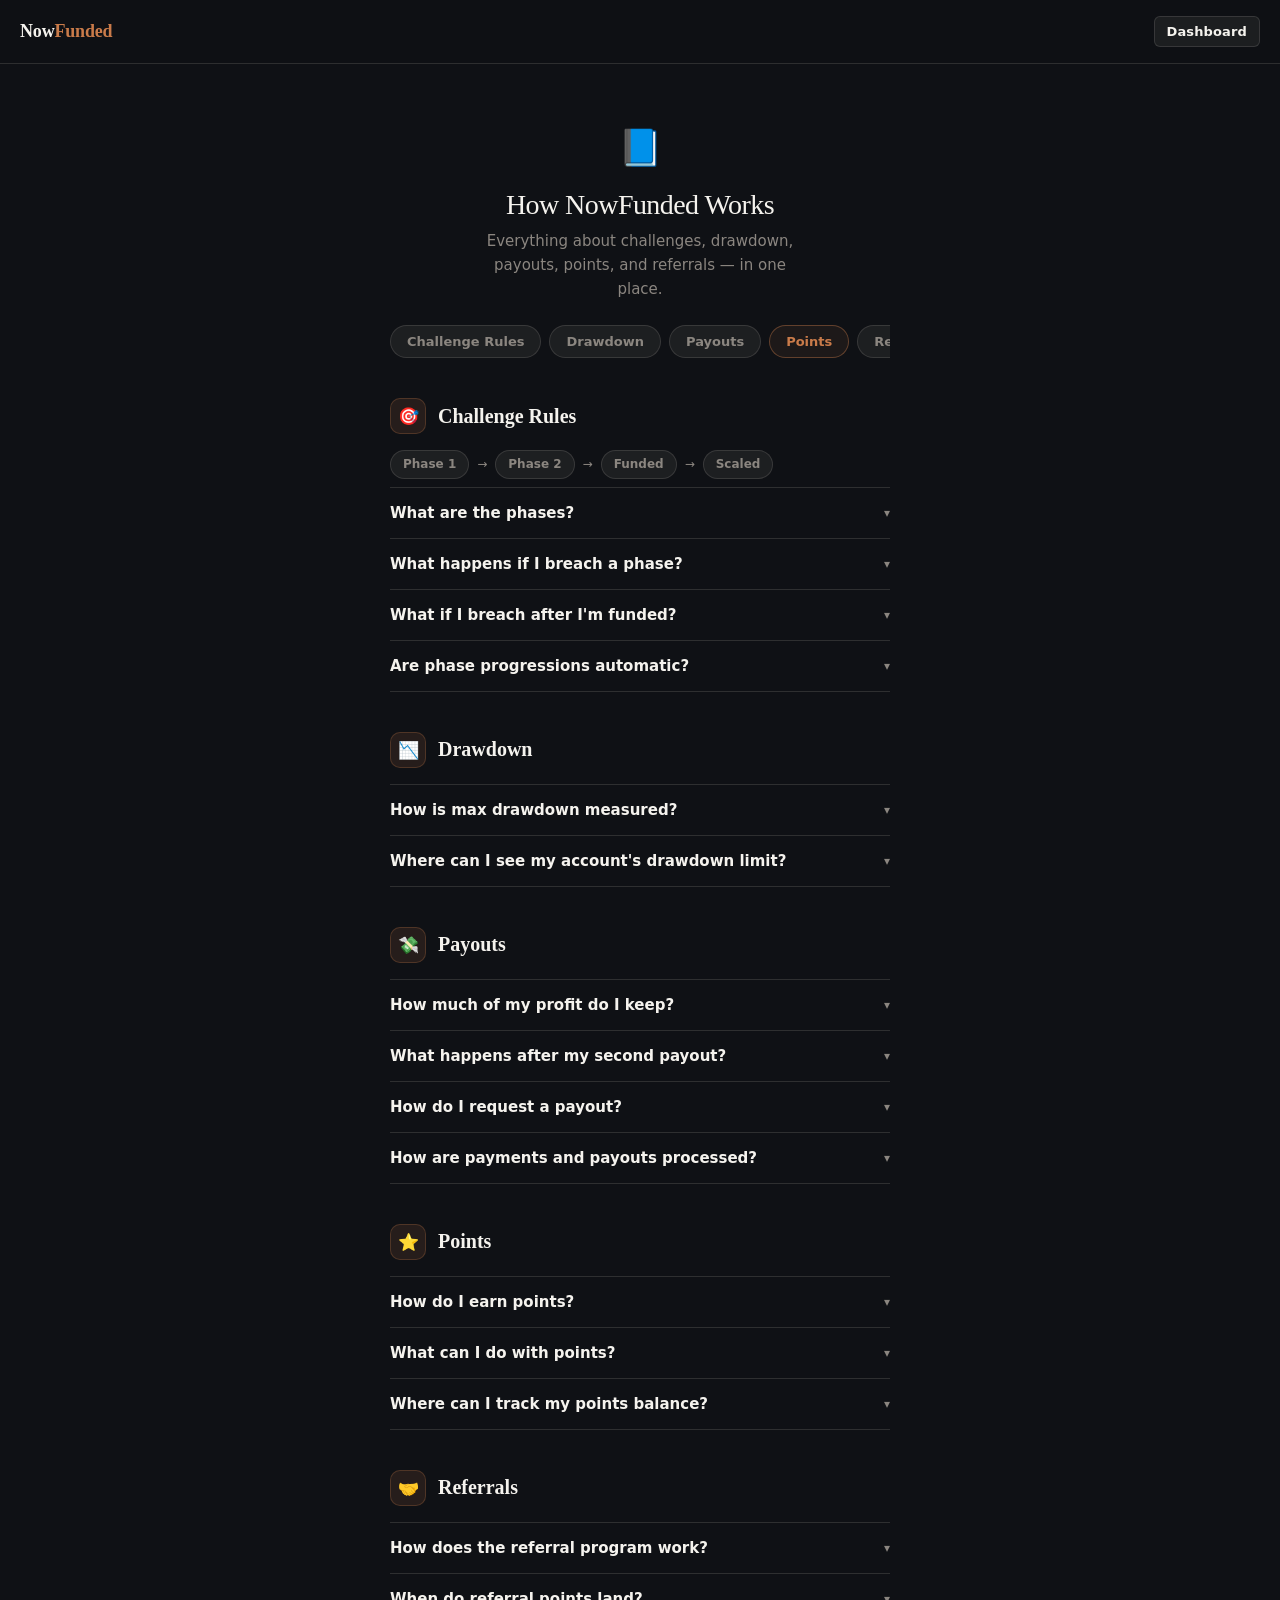
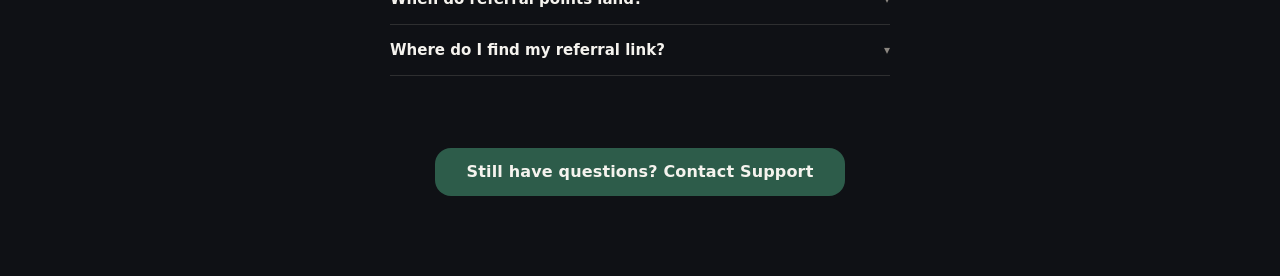
<file: howitworks.html>
<!DOCTYPE html>
<html lang="en">
<head>
  <meta charset="UTF-8" />
  <meta name="viewport" content="width=device-width, initial-scale=1.0" />
  <title>NowFunded — How It Works</title>
  <link rel="stylesheet" href="style.css" />
  <script src="https://telegram.org/js/telegram-web-app.js"></script>
  <style>
    /* ── How-It-Works specific styles ── */

    .hiw-hero {
      padding: var(--sp-8) 0 var(--sp-6);
      text-align: center;
    }

    .hiw-hero__icon { font-size: 2.25rem; margin-bottom: var(--sp-3); }

    .hiw-hero h1 {
      font-family: var(--font-display);
      font-size: 1.75rem;
      font-weight: 400;
      color: var(--c-surface);
      letter-spacing: -0.02em;
      margin-bottom: var(--sp-2);
    }

    .hiw-hero p {
      color: var(--c-muted);
      font-size: 0.9375rem;
      max-width: 320px;
      margin-inline: auto;
      line-height: 1.6;
    }

    /* Jump nav (chips) */
    .hiw-nav {
      display: flex;
      gap: var(--sp-2);
      overflow-x: auto;
      padding-bottom: var(--sp-2);
      margin-bottom: var(--sp-8);
      scrollbar-width: none;
    }
    .hiw-nav::-webkit-scrollbar { display: none; }

    .hiw-nav__chip {
      flex-shrink: 0;
      padding: var(--sp-2) var(--sp-4);
      border-radius: var(--r-pill);
      border: 1px solid var(--c-border);
      background: var(--c-surface-ghost);
      color: var(--c-muted);
      font-size: 0.8125rem;
      font-weight: 600;
      white-space: nowrap;
      cursor: pointer;
      transition: color var(--t-fast) var(--ease),
                  border-color var(--t-fast) var(--ease),
                  background var(--t-fast) var(--ease);
    }

    .hiw-nav__chip:hover,
    .hiw-nav__chip--active {
      color: var(--c-copper);
      border-color: rgba(201,123,74,.4);
      background: rgba(201,123,74,.08);
    }

    /* Section block */
    .hiw-section {
      margin-bottom: var(--sp-10);
      scroll-margin-top: var(--sp-6);
    }

    .hiw-section__header {
      display: flex;
      align-items: center;
      gap: var(--sp-3);
      margin-bottom: var(--sp-4);
    }

    .hiw-section__icon {
      width: 36px;
      height: 36px;
      border-radius: var(--r-md);
      background: rgba(201,123,74,.12);
      border: 1px solid rgba(201,123,74,.25);
      display: flex;
      align-items: center;
      justify-content: center;
      font-size: 1.0625rem;
      flex-shrink: 0;
    }

    .hiw-section__title {
      font-family: var(--font-display);
      font-size: 1.25rem;
      font-weight: 600;
      color: var(--c-surface);
    }

    /* FAQ accordion */
    .faq-item {
      border-bottom: 1px solid var(--c-border);
    }

    .faq-item:first-child { border-top: 1px solid var(--c-border); }

    .faq-item__question {
      width: 100%;
      display: flex;
      align-items: center;
      justify-content: space-between;
      gap: var(--sp-3);
      padding: var(--sp-4) 0;
      background: none;
      border: none;
      text-align: left;
      cursor: pointer;
      font-family: var(--font-ui);
      font-size: 0.9375rem;
      font-weight: 600;
      color: var(--c-surface);
    }

    .faq-item__chevron {
      flex-shrink: 0;
      color: var(--c-muted);
      transition: transform var(--t-fast) var(--ease);
      font-size: 0.75rem;
    }

    .faq-item--open .faq-item__chevron { transform: rotate(180deg); color: var(--c-copper); }

    .faq-item__answer {
      max-height: 0;
      overflow: hidden;
      transition: max-height var(--t-base) var(--ease);
    }

    .faq-item__answer-inner {
      padding-bottom: var(--sp-4);
      color: var(--c-muted);
      font-size: 0.875rem;
      line-height: 1.65;
    }

    .faq-item__answer-inner strong { color: var(--c-surface); font-weight: 600; }

    .faq-item__answer-inner code {
      font-family: 'SF Mono', 'Fira Code', monospace;
      font-size: 0.8125rem;
      color: var(--c-copper);
      background: rgba(201,123,74,.1);
      padding: 2px 6px;
      border-radius: 4px;
    }

    /* Inline stat pill (dynamic values from Settings) */
    .hiw-stat-pill {
      display: inline-flex;
      align-items: center;
      gap: 4px;
      font-weight: 700;
      color: var(--c-copper);
    }

    /* Mini status ladder recap */
    .hiw-ladder-mini {
      display: flex;
      align-items: center;
      gap: var(--sp-2);
      flex-wrap: wrap;
      margin: var(--sp-4) 0 var(--sp-2);
    }

    .hiw-ladder-mini__step {
      display: flex;
      align-items: center;
      gap: var(--sp-1);
      padding: var(--sp-1) var(--sp-3);
      border-radius: var(--r-pill);
      background: var(--c-surface-ghost);
      border: 1px solid var(--c-border);
      font-size: 0.75rem;
      font-weight: 600;
      color: var(--c-muted);
    }

    .hiw-ladder-mini__arrow { color: var(--c-muted); font-size: 0.75rem; }

    /* Wallet box re-used styling (matches marketplace) */
    .wallet-box {
      background: var(--c-surface-ghost);
      border: 1px solid var(--c-border);
      border-radius: var(--r-md);
      padding: var(--sp-4);
      margin-top: var(--sp-4);
    }

    .wallet-box__label {
      font-size: 0.6875rem;
      font-weight: 700;
      letter-spacing: 0.08em;
      text-transform: uppercase;
      color: var(--c-muted);
      margin-bottom: var(--sp-2);
    }

    .wallet-box__address {
      font-family: 'SF Mono', 'Fira Code', monospace;
      font-size: 0.875rem;
      color: var(--c-copper);
      word-break: break-all;
      line-height: 1.5;
    }

    /* Bottom CTA */
    .hiw-cta {
      text-align: center;
      padding: var(--sp-8) 0 var(--sp-4);
    }
  </style>
</head>
<body>

<!-- Loading overlay -->
<div class="loading-overlay" id="page-loading">
  <div class="spinner spinner--lg"></div>
</div>

<!-- Top bar -->
<header class="topbar">
  <span class="topbar__logo">Now<span>Funded</span></span>
  <a href="dashboard.html" class="btn btn--ghost btn--sm">Dashboard</a>
</header>

<!-- Main content -->
<main class="main-content container" id="main-content" style="display:none;">

  <div class="hiw-hero">
    <div class="hiw-hero__icon">📘</div>
    <h1>How NowFunded Works</h1>
    <p>Everything about challenges, drawdown, payouts, points, and referrals — in one place.</p>
  </div>

  <!-- Jump nav -->
  <nav class="hiw-nav" id="hiw-nav" aria-label="Section navigation">
    <button class="hiw-nav__chip" data-target="sec-challenge">Challenge Rules</button>
    <button class="hiw-nav__chip" data-target="sec-drawdown">Drawdown</button>
    <button class="hiw-nav__chip" data-target="sec-payouts">Payouts</button>
    <button class="hiw-nav__chip" data-target="sec-points">Points</button>
    <button class="hiw-nav__chip" data-target="sec-referrals">Referrals</button>
  </nav>

  <!-- ── CHALLENGE RULES ── -->
  <section class="hiw-section" id="sec-challenge">
    <div class="hiw-section__header">
      <span class="hiw-section__icon">🎯</span>
      <h2 class="hiw-section__title">Challenge Rules</h2>
    </div>

    <div class="hiw-ladder-mini">
      <span class="hiw-ladder-mini__step">Phase 1</span>
      <span class="hiw-ladder-mini__arrow">→</span>
      <span class="hiw-ladder-mini__step">Phase 2</span>
      <span class="hiw-ladder-mini__arrow">→</span>
      <span class="hiw-ladder-mini__step">Funded</span>
      <span class="hiw-ladder-mini__arrow">→</span>
      <span class="hiw-ladder-mini__step">Scaled</span>
    </div>

    <div class="faq-list">
      <div class="faq-item">
        <button class="faq-item__question">
          What are the phases?
          <span class="faq-item__chevron">▾</span>
        </button>
        <div class="faq-item__answer">
          <div class="faq-item__answer-inner">
            Every challenge has two evaluation phases before funding. <strong>Phase 1</strong> has a higher
            profit target than <strong>Phase 2</strong> — clear them both, staying within the max drawdown,
            and we issue your live MT5 credentials.
          </div>
        </div>
      </div>

      <div class="faq-item">
        <button class="faq-item__question">
          What happens if I breach a phase?
          <span class="faq-item__chevron">▾</span>
        </button>
        <div class="faq-item__answer">
          <div class="faq-item__answer-inner">
            Breaching the max drawdown during Phase 1 or Phase 2 means the challenge fee is lost.
            There's <strong>no reset and no refund</strong> — you're free to purchase a new challenge
            from the Marketplace at any time.
          </div>
        </div>
      </div>

      <div class="faq-item">
        <button class="faq-item__question">
          What if I breach after I'm funded?
          <span class="faq-item__chevron">▾</span>
        </button>
        <div class="faq-item__answer">
          <div class="faq-item__answer-inner">
            Breaching drawdown on a <strong>funded</strong> or <strong>scaled</strong> account marks it
            as blown. Depending on current promotions, a portion of your original fee may be refunded
            as points — this is shown on your dashboard if it applies to you.
          </div>
        </div>
      </div>

      <div class="faq-item">
        <button class="faq-item__question">
          Are phase progressions automatic?
          <span class="faq-item__chevron">▾</span>
        </button>
        <div class="faq-item__answer">
          <div class="faq-item__answer-inner">
            No — every progression (passing a phase, issuing credentials, marking funded or scaled)
            is reviewed and actioned manually by our team. You'll get a Telegram notification the
            moment your status changes.
          </div>
        </div>
      </div>
    </div>
  </section>

  <!-- ── DRAWDOWN ── -->
  <section class="hiw-section" id="sec-drawdown">
    <div class="hiw-section__header">
      <span class="hiw-section__icon">📉</span>
      <h2 class="hiw-section__title">Drawdown</h2>
    </div>

    <div class="faq-list">
      <div class="faq-item">
        <button class="faq-item__question">
          How is max drawdown measured?
          <span class="faq-item__chevron">▾</span>
        </button>
        <div class="faq-item__answer">
          <div class="faq-item__answer-inner">
            Drawdown is measured at the <strong>account level</strong>, calculated <strong>end-of-day</strong>.
            There is <strong>no intraday or daily drawdown limit</strong> — only the overall maximum shown
            on your plan matters.
          </div>
        </div>
      </div>

      <div class="faq-item">
        <button class="faq-item__question">
          Where can I see my account's drawdown limit?
          <span class="faq-item__chevron">▾</span>
        </button>
        <div class="faq-item__answer">
          <div class="faq-item__answer-inner">
            Your max drawdown percentage is shown on your plan card in the Marketplace and again on
            your Dashboard under your current account's linked plan details.
          </div>
        </div>
      </div>
    </div>
  </section>

  <!-- ── PAYOUTS ── -->
  <section class="hiw-section" id="sec-payouts">
    <div class="hiw-section__header">
      <span class="hiw-section__icon">💸</span>
      <h2 class="hiw-section__title">Payouts</h2>
    </div>

    <div class="faq-list">
      <div class="faq-item">
        <button class="faq-item__question">
          How much of my profit do I keep?
          <span class="faq-item__chevron">▾</span>
        </button>
        <div class="faq-item__answer">
          <div class="faq-item__answer-inner">
            Your <strong>first payout</strong> uses your plan's first-payout split
            (<span class="hiw-stat-pill" id="splitFirstInline">—%</span>).
            From your <strong>second payout onward</strong>, the higher split applies
            (<span class="hiw-stat-pill" id="splitSecondInline">—%</span>). There's no lock-up period —
            request a payout whenever you're ready.
          </div>
        </div>
      </div>

      <div class="faq-item">
        <button class="faq-item__question">
          What happens after my second payout?
          <span class="faq-item__chevron">▾</span>
        </button>
        <div class="faq-item__answer">
          <div class="faq-item__answer-inner">
            Once your second payout is approved, your account becomes eligible for a
            <strong>scale-up</strong> 🚀 — you'll be notified as soon as it's ready to action.
          </div>
        </div>
      </div>

      <div class="faq-item">
        <button class="faq-item__question">
          How do I request a payout?
          <span class="faq-item__chevron">▾</span>
        </button>
        <div class="faq-item__answer">
          <div class="faq-item__answer-inner">
            On your Dashboard, the payout button appears once your account is <strong>funded</strong>
            or <strong>scaled</strong>. Enter the wallet address you want paid out to and the amount —
            our team reviews and approves payouts manually.
          </div>
        </div>
      </div>

      <div class="faq-item">
        <button class="faq-item__question">
          How are payments and payouts processed?
          <span class="faq-item__chevron">▾</span>
        </button>
        <div class="faq-item__answer">
          <div class="faq-item__answer-inner">
            All challenge fees and payouts are <strong>crypto only</strong>, confirmed manually by our
            admin team. Send your challenge payment to the wallet address shown at checkout, then submit
            your transaction reference.
            <div class="wallet-box" id="wallet-box" style="display:none;">
              <div class="wallet-box__label">Current Wallet Address</div>
              <div class="wallet-box__address" id="wallet-address"></div>
            </div>
          </div>
        </div>
      </div>
    </div>
  </section>

  <!-- ── POINTS ── -->
  <section class="hiw-section" id="sec-points">
    <div class="hiw-section__header">
      <span class="hiw-section__icon">⭐</span>
      <h2 class="hiw-section__title">Points</h2>
    </div>

    <div class="faq-list">
      <div class="faq-item">
        <button class="faq-item__question">
          How do I earn points?
          <span class="faq-item__chevron">▾</span>
        </button>
        <div class="faq-item__answer">
          <div class="faq-item__answer-inner">
            You earn points when a trader you referred has their payment confirmed, and — depending on
            current promotions — when a funded or scaled account is blown, a portion of the lost fee can
            be refunded to you as points.
          </div>
        </div>
      </div>

      <div class="faq-item">
        <button class="faq-item__question">
          What can I do with points?
          <span class="faq-item__chevron">▾</span>
        </button>
        <div class="faq-item__answer">
          <div class="faq-item__answer-inner">
            Points are redeemable in the <strong>Points Shop</strong> for discount codes on your next
            challenge purchase. They can't be withdrawn or used for anything else.
          </div>
        </div>
      </div>

      <div class="faq-item">
        <button class="faq-item__question">
          Where can I track my points balance?
          <span class="faq-item__chevron">▾</span>
        </button>
        <div class="faq-item__answer">
          <div class="faq-item__answer-inner">
            Open the <strong>Points &amp; Referrals</strong> tab to see your current balance, your full
            points history, and the codes available to redeem.
          </div>
        </div>
      </div>
    </div>
  </section>

  <!-- ── REFERRALS ── -->
  <section class="hiw-section" id="sec-referrals">
    <div class="hiw-section__header">
      <span class="hiw-section__icon">🤝</span>
      <h2 class="hiw-section__title">Referrals</h2>
    </div>

    <div class="faq-list">
      <div class="faq-item">
        <button class="faq-item__question">
          How does the referral program work?
          <span class="faq-item__chevron">▾</span>
        </button>
        <div class="faq-item__answer">
          <div class="faq-item__answer-inner">
            Every trader gets a unique referral code and shareable link. When someone you referred signs
            up and their first challenge payment is confirmed by our team, you're awarded points
            automatically.
          </div>
        </div>
      </div>

      <div class="faq-item">
        <button class="faq-item__question">
          When do referral points land?
          <span class="faq-item__chevron">▾</span>
        </button>
        <div class="faq-item__answer">
          <div class="faq-item__answer-inner">
            Only once — and exactly when — your referred trader's <strong>payment is confirmed</strong>.
            Pending or rejected orders don't earn points.
          </div>
        </div>
      </div>

      <div class="faq-item">
        <button class="faq-item__question">
          Where do I find my referral link?
          <span class="faq-item__chevron">▾</span>
        </button>
        <div class="faq-item__answer">
          <div class="faq-item__answer-inner">
            Your referral code and copyable link live on the <strong>Points &amp; Referrals</strong> page,
            along with a history of who you've referred and their status.
          </div>
        </div>
      </div>
    </div>
  </section>

  <div class="hiw-cta">
    <a href="support.html" class="btn btn--secondary btn--lg">Still have questions? Contact Support</a>
  </div>

</main>

<script>
  // ─── Telegram init ──────────────────────────────────────────────────────
  const tg = window.Telegram?.WebApp;
  if (tg) { tg.ready(); tg.expand(); tg.BackButton.show(); }
  tg?.BackButton?.onClick(() => { window.location.href = 'dashboard.html'; });

  const telegramId = tg?.initDataUnsafe?.user?.id ?? null;

  // ─── GAS endpoint ───────────────────────────────────────────────────────
  const GAS_URL = ''; // <-- paste your deployed GAS Web App URL here

  // ─── DOM refs ───────────────────────────────────────────────────────────
  const pageLoading       = document.getElementById('page-loading');
  const mainContent       = document.getElementById('main-content');
  const splitFirstInline  = document.getElementById('splitFirstInline');
  const splitSecondInline = document.getElementById('splitSecondInline');
  const walletBox         = document.getElementById('wallet-box');
  const walletAddressEl   = document.getElementById('wallet-address');

  // ─── Boot ───────────────────────────────────────────────────────────────
  async function init() {
    try {
      await loadSettings();
    } catch (err) {
      console.error('Init error:', err);
      // Static content still renders fine without dynamic values
    } finally {
      pageLoading.style.display = 'none';
      mainContent.style.display = 'block';
      bindAccordion();
      bindJumpNav();
    }
  }

  // ─── Load dynamic values from Settings ──────────────────────────────────
  async function loadSettings() {
    if (!GAS_URL) return;
    const res = await gasGet({ action: 'getHowItWorksSettings' });

    if (res.split_first)  splitFirstInline.textContent  = res.split_first + '%';
    if (res.split_second) splitSecondInline.textContent = res.split_second + '%';
    if (res.wallet_address) {
      walletAddressEl.textContent = res.wallet_address;
      walletBox.style.display = 'block';
    }
  }

  // ─── FAQ accordion ──────────────────────────────────────────────────────
  function bindAccordion() {
    document.querySelectorAll('.faq-item').forEach(item => {
      const question = item.querySelector('.faq-item__question');
      const answer   = item.querySelector('.faq-item__answer');
      const inner    = item.querySelector('.faq-item__answer-inner');

      question.addEventListener('click', () => {
        const isOpen = item.classList.contains('faq-item--open');

        if (isOpen) {
          item.classList.remove('faq-item--open');
          answer.style.maxHeight = '0px';
        } else {
          item.classList.add('faq-item--open');
          answer.style.maxHeight = inner.scrollHeight + 'px';
        }

        tg?.HapticFeedback?.selectionChanged();
      });
    });
  }

  // ─── Jump nav (scroll to section) ───────────────────────────────────────
  function bindJumpNav() {
    const chips    = document.querySelectorAll('.hiw-nav__chip');
    const sections = Array.from(chips).map(c => document.getElementById(c.dataset.target));

    chips.forEach(chip => {
      chip.addEventListener('click', () => {
        const target = document.getElementById(chip.dataset.target);
        if (target) target.scrollIntoView({ behavior: 'smooth', block: 'start' });
        tg?.HapticFeedback?.selectionChanged();
      });
    });

    // Highlight active chip on scroll
    const observer = new IntersectionObserver((entries) => {
      entries.forEach(entry => {
        if (entry.isIntersecting) {
          const idx = sections.indexOf(entry.target);
          chips.forEach(c => c.classList.remove('hiw-nav__chip--active'));
          if (idx !== -1) chips[idx].classList.add('hiw-nav__chip--active');
        }
      });
    }, { rootMargin: '-20% 0px -70% 0px' });

    sections.forEach(s => { if (s) observer.observe(s); });
  }

  // ─── GAS helper (GET — read-only, no auth needed) ───────────────────────
  async function gasGet(params) {
    const qs  = new URLSearchParams(params).toString();
    const res = await fetch(GAS_URL + '?' + qs);
    return res.json();
  }

  // ─── Kick off ───────────────────────────────────────────────────────────
  init();
</script>
</body>
</html>
</file>
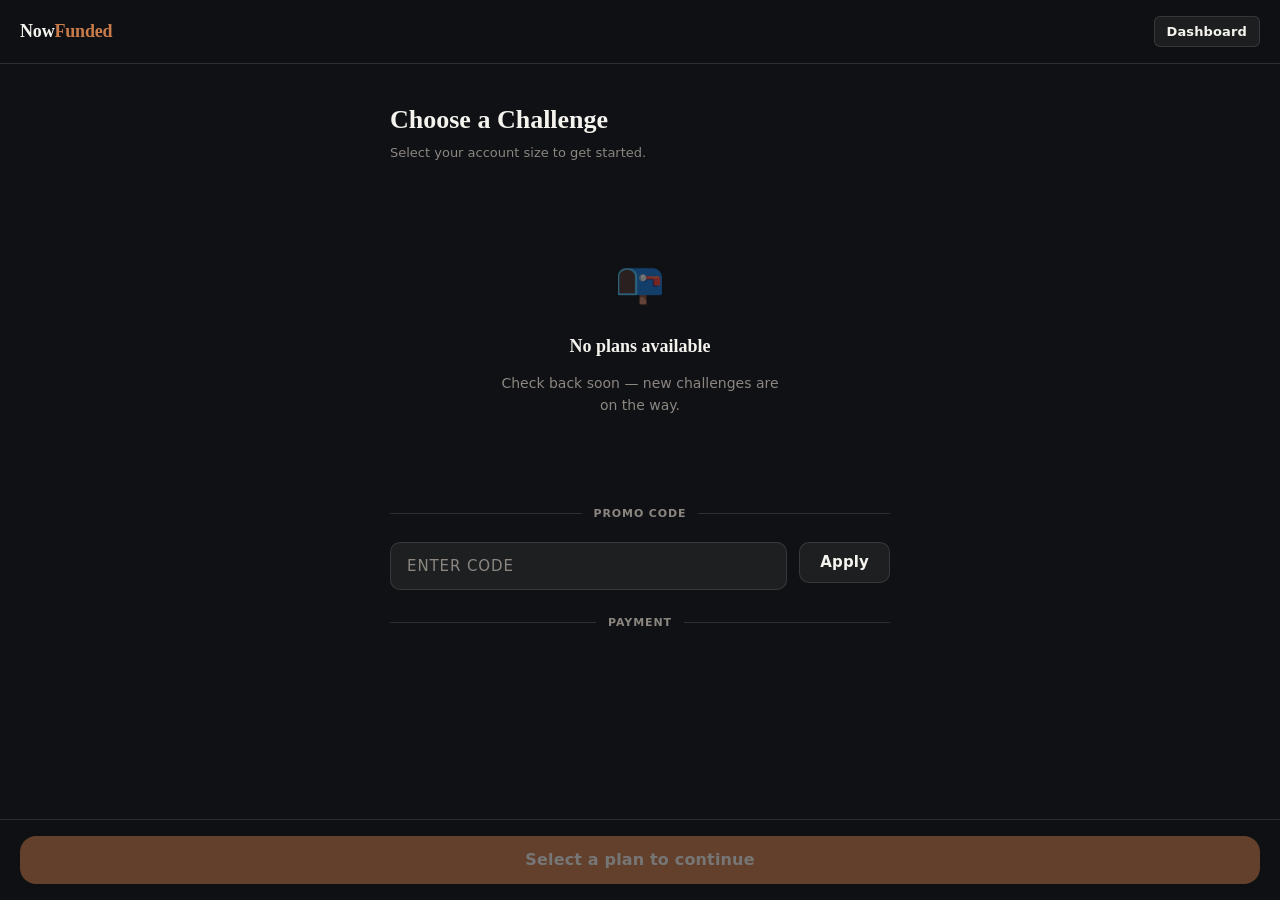
<file: marketplace.html>
<!DOCTYPE html>
<html lang="en">
<head>
  <meta charset="UTF-8" />
  <meta name="viewport" content="width=device-width, initial-scale=1.0" />
  <title>NowFunded — Marketplace</title>
  <link rel="stylesheet" href="style.css" />
  <script src="https://telegram.org/js/telegram-web-app.js"></script>
  <style>
    /* ── Marketplace-specific styles ── */

    .main-content {
      padding-bottom: calc(var(--sp-16) + env(safe-area-inset-bottom));
    }

    /* Section label */
    .section-eyebrow {
      font-size: 0.6875rem;
      font-weight: 700;
      letter-spacing: 0.1em;
      text-transform: uppercase;
      color: var(--c-muted);
      margin-bottom: var(--sp-3);
    }

    /* Plan grid */
    .plans-grid {
      display: flex;
      flex-direction: column;
      gap: var(--sp-4);
      margin-bottom: var(--sp-8);
    }

    /* Override plan-card for dark bg */
    .plan-card {
      background: #16191E;
      color: var(--c-surface);
      border: 1.5px solid var(--c-border);
      cursor: pointer;
      transition: border-color var(--t-fast) var(--ease),
                  transform var(--t-fast) var(--ease),
                  background var(--t-fast) var(--ease);
    }

    .plan-card:hover  { transform: translateY(-2px); border-color: rgba(201,123,74,.4); }
    .plan-card--selected {
      border-color: var(--c-copper);
      background: rgba(201,123,74,.06);
    }

    .plan-card__size {
      color: var(--c-surface);
    }

    .plan-card__name {
      color: var(--c-muted);
    }

    .plan-stat__label { color: var(--c-muted); }
    .plan-stat__value { color: var(--c-surface); }

    /* Selected tick badge */
    .plan-card__tick {
      position: absolute;
      top: var(--sp-4);
      right: var(--sp-4);
      width: 22px;
      height: 22px;
      background: var(--c-copper);
      border-radius: 50%;
      display: none;
      align-items: center;
      justify-content: center;
      font-size: 0.75rem;
      color: #fff;
      z-index: 2;
    }

    .plan-card--selected .plan-card__tick { display: flex; }

    /* Divider with label */
    .section-divider {
      display: flex;
      align-items: center;
      gap: var(--sp-3);
      margin: var(--sp-6) 0 var(--sp-5);
    }

    .section-divider__line {
      flex: 1;
      height: 1px;
      background: var(--c-border);
    }

    .section-divider__text {
      font-size: 0.6875rem;
      font-weight: 700;
      letter-spacing: 0.08em;
      text-transform: uppercase;
      color: var(--c-muted);
      white-space: nowrap;
    }

    /* Discount code row */
    .discount-row {
      display: flex;
      gap: var(--sp-3);
      align-items: flex-start;
    }

    .discount-row .form-input {
      flex: 1;
      text-transform: uppercase;
      letter-spacing: 0.06em;
    }

    .discount-row .btn {
      flex-shrink: 0;
      white-space: nowrap;
    }

    /* Applied discount badge */
    .discount-applied {
      display: none;
      align-items: center;
      gap: var(--sp-2);
      padding: var(--sp-2) var(--sp-3);
      background: rgba(45,92,74,.12);
      border: 1px solid rgba(45,92,74,.25);
      border-radius: var(--r-md);
      color: #5ab58a;
      font-size: 0.8125rem;
      font-weight: 600;
      margin-top: var(--sp-3);
    }

    .discount-applied.visible { display: flex; }

    .discount-applied__remove {
      margin-left: auto;
      background: none;
      border: none;
      color: var(--c-muted);
      cursor: pointer;
      font-size: 1rem;
      line-height: 1;
      padding: 0 var(--sp-1);
    }

    .discount-applied__remove:hover { color: var(--c-red); }

    /* Wallet address display */
    .wallet-box {
      background: var(--c-surface-ghost);
      border: 1px solid var(--c-border);
      border-radius: var(--r-md);
      padding: var(--sp-4);
    }

    .wallet-box__label {
      font-size: 0.6875rem;
      font-weight: 700;
      letter-spacing: 0.08em;
      text-transform: uppercase;
      color: var(--c-muted);
      margin-bottom: var(--sp-2);
    }

    .wallet-box__address {
      font-family: 'SF Mono', 'Fira Code', monospace;
      font-size: 0.875rem;
      color: var(--c-copper);
      word-break: break-all;
      line-height: 1.5;
      margin-bottom: var(--sp-3);
    }

    .wallet-box__copy {
      display: inline-flex;
      align-items: center;
      gap: var(--sp-2);
      font-size: 0.8125rem;
      color: var(--c-muted);
      background: none;
      border: none;
      cursor: pointer;
      padding: 0;
      font-family: var(--font-ui);
      transition: color var(--t-fast) var(--ease);
    }

    .wallet-box__copy:hover { color: var(--c-copper); }
    .wallet-box__copy.copied { color: #5ab58a; }

    /* Order summary card */
    .order-summary {
      background: #16191E;
      border: 1px solid var(--c-border);
      border-radius: var(--r-lg);
      overflow: hidden;
      margin-bottom: var(--sp-5);
    }

    .order-summary__header {
      padding: var(--sp-4) var(--sp-5);
      border-bottom: 1px solid var(--c-border);
      display: flex;
      align-items: center;
      justify-content: space-between;
    }

    .order-summary__title {
      font-family: var(--font-display);
      font-size: 0.9375rem;
      font-weight: 600;
      color: var(--c-surface);
    }

    .order-summary__body {
      padding: var(--sp-4) var(--sp-5);
    }

    .order-row {
      display: flex;
      justify-content: space-between;
      align-items: baseline;
      font-size: 0.875rem;
      padding: var(--sp-2) 0;
      color: var(--c-muted);
    }

    .order-row + .order-row {
      border-top: 1px solid rgba(139,134,128,.1);
    }

    .order-row--total {
      color: var(--c-surface);
      font-weight: 700;
      font-size: 1rem;
      padding-top: var(--sp-3);
      margin-top: var(--sp-1);
      border-top: 1px solid var(--c-border) !important;
    }

    .order-row__value { color: var(--c-surface); font-weight: 600; }
    .order-row--total .order-row__value { color: var(--c-copper); font-size: 1.125rem; }

    .order-row__strike {
      text-decoration: line-through;
      color: var(--c-muted);
      font-weight: 400;
      font-size: 0.8125rem;
      margin-right: var(--sp-2);
    }

    /* Reference input hint */
    .ref-hint {
      font-size: 0.75rem;
      color: var(--c-muted);
      line-height: 1.5;
      margin-top: var(--sp-2);
    }

    /* Sticky submit bar */
    .submit-bar {
      position: fixed;
      bottom: 0;
      left: 0;
      right: 0;
      z-index: 100;
      background: rgba(15,17,21,.96);
      backdrop-filter: blur(12px);
      -webkit-backdrop-filter: blur(12px);
      border-top: 1px solid var(--c-border);
      padding: var(--sp-4) var(--sp-5) calc(var(--sp-4) + env(safe-area-inset-bottom));
    }

    /* No plans state */
    #no-plans {
      display: none;
    }

    /* Loading skeleton */
    .skeleton {
      background: linear-gradient(90deg,
        rgba(255,255,255,.04) 25%,
        rgba(255,255,255,.08) 50%,
        rgba(255,255,255,.04) 75%);
      background-size: 200% 100%;
      animation: shimmer 1.4s infinite;
      border-radius: var(--r-md);
    }

    @keyframes shimmer {
      0%   { background-position: 200% 0; }
      100% { background-position: -200% 0; }
    }

    .skeleton-card {
      height: 180px;
      border-radius: var(--r-lg);
      margin-bottom: var(--sp-4);
    }

    /* Success screen */
    #success-screen {
      display: none;
      flex-direction: column;
      align-items: center;
      justify-content: center;
      text-align: center;
      min-height: 60dvh;
      padding: var(--sp-8) var(--sp-6);
      gap: var(--sp-4);
    }

    #success-screen.visible { display: flex; }

    .success-icon {
      width: 72px;
      height: 72px;
      border-radius: 50%;
      background: rgba(45,92,74,.15);
      border: 1.5px solid rgba(45,92,74,.35);
      display: flex;
      align-items: center;
      justify-content: center;
      font-size: 2rem;
      margin-bottom: var(--sp-2);
    }
  </style>
</head>
<body>

<!-- Loading overlay -->
<div class="loading-overlay" id="page-loading">
  <div class="spinner spinner--lg"></div>
</div>

<!-- Top bar -->
<header class="topbar">
  <span class="topbar__logo">Now<span>Funded</span></span>
  <a href="dashboard.html" class="btn btn--ghost btn--sm">Dashboard</a>
</header>

<!-- Main content -->
<main class="main-content container" id="main-content" style="display:none;">

  <!-- ── Success screen (shown after order submitted) ── -->
  <div id="success-screen">
    <div class="success-icon">✅</div>
    <h2 style="font-family:var(--font-display);font-size:1.5rem;color:var(--c-surface);">Order submitted</h2>
    <p class="text-muted" style="max-width:260px;line-height:1.6;">
      Your payment reference has been received. We'll confirm your order and send your MT5 credentials shortly.
    </p>
    <a href="dashboard.html" class="btn btn--primary btn--lg mt-6" style="width:100%;max-width:320px;">
      Go to Dashboard
    </a>
  </div>

  <!-- ── Main marketplace content ── -->
  <div id="market-content">

    <!-- Page heading -->
    <div class="stack stack--2 mt-4 mb-6">
      <h1 style="font-size:1.625rem;">Choose a Challenge</h1>
      <p class="text-muted text-sm">Select your account size to get started.</p>
    </div>

    <!-- Skeleton loaders -->
    <div id="skeletons">
      <div class="skeleton skeleton-card"></div>
      <div class="skeleton skeleton-card"></div>
      <div class="skeleton skeleton-card"></div>
    </div>

    <!-- Plan cards -->
    <div class="plans-grid" id="plans-grid" style="display:none;"></div>

    <!-- No plans fallback -->
    <div class="empty-state" id="no-plans">
      <div class="empty-state__icon">📭</div>
      <p class="empty-state__title">No plans available</p>
      <p class="empty-state__desc">Check back soon — new challenges are on the way.</p>
    </div>

    <!-- ── Discount code ── -->
    <div class="section-divider">
      <div class="section-divider__line"></div>
      <span class="section-divider__text">Promo Code</span>
      <div class="section-divider__line"></div>
    </div>

    <div class="stack stack--3">
      <div class="discount-row">
        <input
          type="text"
          class="form-input"
          id="discount-input"
          placeholder="ENTER CODE"
          maxlength="32"
          autocomplete="off"
          spellcheck="false"
        />
        <button class="btn btn--ghost" id="btn-apply-code">Apply</button>
      </div>

      <div class="discount-applied" id="discount-applied">
        <span id="discount-applied-text"></span>
        <button class="discount-applied__remove" id="btn-remove-code" aria-label="Remove discount">✕</button>
      </div>

      <div class="form-error" id="discount-error" style="display:none;"></div>
    </div>

    <!-- ── Payment ── -->
    <div class="section-divider">
      <div class="section-divider__line"></div>
      <span class="section-divider__text">Payment</span>
      <div class="section-divider__line"></div>
    </div>

    <!-- Order summary -->
    <div class="order-summary" id="order-summary" style="display:none;">
      <div class="order-summary__header">
        <span class="order-summary__title">Order Summary</span>
        <span class="badge badge--pending" id="summary-status">Pending</span>
      </div>
      <div class="order-summary__body stack stack--2" id="summary-body"></div>
    </div>

    <!-- Wallet address -->
    <div class="wallet-box mb-5" id="wallet-box" style="display:none;">
      <div class="wallet-box__label">Send payment to</div>
      <div class="wallet-box__address" id="wallet-address"></div>
      <button class="wallet-box__copy" id="btn-copy-wallet">
        <span>📋</span> <span id="copy-label">Copy address</span>
      </button>
    </div>

    <!-- Transaction reference -->
    <div class="stack stack--3" id="ref-section" style="display:none;">
      <div class="form-group">
        <label class="form-label" for="ref-input">Transaction Reference</label>
        <input
          type="text"
          class="form-input"
          id="ref-input"
          placeholder="Paste your TX hash or reference"
          autocomplete="off"
          spellcheck="false"
        />
        <p class="ref-hint">
          Send the exact amount to the wallet above, then paste your transaction hash or payment reference here before submitting.
        </p>
      </div>
    </div>

  </div><!-- /#market-content -->

</main>

<!-- Sticky submit bar -->
<div class="submit-bar" id="submit-bar" style="display:none;">
  <button class="btn btn--primary btn--full btn--lg" id="btn-submit" disabled>
    Select a plan to continue
  </button>
</div>

<script>
  // ─── Telegram init ──────────────────────────────────────────────────────
  const tg = window.Telegram?.WebApp;
  if (tg) { tg.ready(); tg.expand(); tg.BackButton.show(); }
  tg?.BackButton?.onClick(() => { window.location.href = 'dashboard.html'; });

  const telegramId = tg?.initDataUnsafe?.user?.id ?? null;

  // ─── GAS endpoint ───────────────────────────────────────────────────────
  const GAS_URL = 'https://script.google.com/macros/s/AKfycbwaZMregScQ93sUizmKmroWC2yTOunui5J5n97MWej3DGoZj0eXFRnchMGljFcCMNgw/exec'; // <-- paste your deployed GAS Web App URL here

  // ─── State ──────────────────────────────────────────────────────────────
  let plans        = [];
  let selectedPlan = null;
  let discount     = null;   // { code, percent } or null
  let walletAddr   = '';
  let submitting   = false;

  // ─── DOM refs ───────────────────────────────────────────────────────────
  const pageLoading    = document.getElementById('page-loading');
  const mainContent    = document.getElementById('main-content');
  const marketContent  = document.getElementById('market-content');
  const successScreen  = document.getElementById('success-screen');
  const skeletons      = document.getElementById('skeletons');
  const plansGrid      = document.getElementById('plans-grid');
  const noPlans        = document.getElementById('no-plans');
  const discountInput  = document.getElementById('discount-input');
  const btnApplyCode   = document.getElementById('btn-apply-code');
  const btnRemoveCode  = document.getElementById('btn-remove-code');
  const discountApplied= document.getElementById('discount-applied');
  const discountAppliedText = document.getElementById('discount-applied-text');
  const discountError  = document.getElementById('discount-error');
  const orderSummary   = document.getElementById('order-summary');
  const summaryBody    = document.getElementById('summary-body');
  const walletBox      = document.getElementById('wallet-box');
  const walletAddressEl= document.getElementById('wallet-address');
  const btnCopyWallet  = document.getElementById('btn-copy-wallet');
  const copyLabel      = document.getElementById('copy-label');
  const refSection     = document.getElementById('ref-section');
  const refInput       = document.getElementById('ref-input');
  const submitBar      = document.getElementById('submit-bar');
  const btnSubmit      = document.getElementById('btn-submit');

  // ─── Boot ───────────────────────────────────────────────────────────────
  async function init() {
    try {
      const res  = await gasPost({ action: 'getMarketplace', telegram_id: telegramId });
      plans      = res.plans      || [];
      walletAddr = res.wallet     || '';

      skeletons.style.display = 'none';

      if (plans.length === 0) {
        noPlans.style.display = 'flex';
      } else {
        renderPlans();
        plansGrid.style.display = 'flex';
      }

      if (walletAddr) {
        walletAddressEl.textContent = walletAddr;
      }

    } catch (err) {
      console.error('Init error:', err);
      skeletons.style.display = 'none';
      noPlans.style.display   = 'flex';
    } finally {
      pageLoading.style.display = 'none';
      mainContent.style.display = 'block';
      submitBar.style.display   = 'block';
    }
  }

  // ─── Render plan cards ──────────────────────────────────────────────────
  function renderPlans() {
    plansGrid.innerHTML = '';
    plans.forEach(plan => {
      const card = document.createElement('div');
      card.className = 'plan-card';
      card.dataset.planId = plan.plan_id;
      card.innerHTML = `
        <span class="plan-card__tick" aria-hidden="true">✓</span>
        <div class="plan-card__size text-display-md">$${formatNumber(plan.account_size)}</div>
        <div class="plan-card__name">${escHtml(plan.name)}</div>
        <div class="plan-card__price">
          <span class="currency">$</span>${formatNumber(plan.price_usd)}
        </div>
        <div class="plan-card__stats">
          <div class="plan-stat">
            <div class="plan-stat__label">Phase 1 Target</div>
            <div class="plan-stat__value">${plan.phase1_target}%</div>
          </div>
          <div class="plan-stat">
            <div class="plan-stat__label">Phase 2 Target</div>
            <div class="plan-stat__value">${plan.phase2_target}%</div>
          </div>
          <div class="plan-stat">
            <div class="plan-stat__label">Max Drawdown</div>
            <div class="plan-stat__value">${plan.max_drawdown}%</div>
          </div>
          <div class="plan-stat">
            <div class="plan-stat__label">Payout Split</div>
            <div class="plan-stat__value">${plan.payout_split_first}%</div>
          </div>
        </div>
      `;
      card.addEventListener('click', () => selectPlan(plan));
      plansGrid.appendChild(card);
    });
  }

  // ─── Select a plan ──────────────────────────────────────────────────────
  function selectPlan(plan) {
    selectedPlan = plan;

    // Update card selection visuals
    document.querySelectorAll('.plan-card').forEach(c => {
      c.classList.toggle('plan-card--selected', c.dataset.planId == plan.plan_id);
    });

    tg?.HapticFeedback?.selectionChanged();
    updateSummary();
    updateSubmitBtn();

    // Reveal payment section
    walletBox.style.display   = walletAddr ? 'block' : 'none';
    refSection.style.display  = 'block';
    orderSummary.style.display= 'block';

    // Scroll to summary
    setTimeout(() => {
      orderSummary.scrollIntoView({ behavior: 'smooth', block: 'nearest' });
    }, 150);
  }

  // ─── Update order summary ───────────────────────────────────────────────
  function updateSummary() {
    if (!selectedPlan) return;

    const basePrice    = parseFloat(selectedPlan.price_usd);
    const discountAmt  = discount ? +(basePrice * discount.percent / 100).toFixed(2) : 0;
    const finalPrice   = +(basePrice - discountAmt).toFixed(2);

    let html = `
      <div class="order-row">
        <span>${escHtml(selectedPlan.name)} — $${formatNumber(selectedPlan.account_size)}</span>
        <span class="order-row__value">$${formatNumber(basePrice)}</span>
      </div>
    `;

    if (discount) {
      html += `
        <div class="order-row" style="color:#5ab58a;">
          <span>Discount (${discount.code} · ${discount.percent}% off)</span>
          <span>−$${formatNumber(discountAmt)}</span>
        </div>
      `;
    }

    html += `
      <div class="order-row order-row--total">
        <span>Total due</span>
        <span class="order-row__value">
          ${discount ? `<span class="order-row__strike">$${formatNumber(basePrice)}</span>` : ''}
          $${formatNumber(finalPrice)}
        </span>
      </div>
    `;

    summaryBody.innerHTML = html;
  }

  // ─── Apply discount code ────────────────────────────────────────────────
  btnApplyCode.addEventListener('click', async () => {
    const code = discountInput.value.trim().toUpperCase();
    if (!code) return;

    discountError.style.display = 'none';
    btnApplyCode.classList.add('btn--loading');
    btnApplyCode.disabled = true;

    try {
      const res = await gasPost({ action: 'validateCode', code, telegram_id: telegramId });

      if (res.valid) {
        discount = { code, percent: res.discount_percent };
        discountAppliedText.textContent = `${code} — ${res.discount_percent}% off`;
        discountApplied.classList.add('visible');
        discountInput.value = '';
        discountInput.disabled = true;
        btnApplyCode.style.display = 'none';
        tg?.HapticFeedback?.notificationOccurred('success');
        updateSummary();
        updateSubmitBtn();
      } else {
        showDiscountError(res.error || 'Invalid or expired code.');
        tg?.HapticFeedback?.notificationOccurred('error');
      }

    } catch (err) {
      showDiscountError('Could not validate code. Try again.');
    } finally {
      btnApplyCode.classList.remove('btn--loading');
      btnApplyCode.disabled = false;
    }
  });

  btnRemoveCode.addEventListener('click', () => {
    discount = null;
    discountApplied.classList.remove('visible');
    discountInput.disabled  = false;
    btnApplyCode.style.display = '';
    discountInput.value = '';
    updateSummary();
    updateSubmitBtn();
  });

  function showDiscountError(msg) {
    discountError.textContent    = msg;
    discountError.style.display  = 'block';
    setTimeout(() => { discountError.style.display = 'none'; }, 4000);
  }

  // ─── Copy wallet address ────────────────────────────────────────────────
  btnCopyWallet.addEventListener('click', async () => {
    try {
      await navigator.clipboard.writeText(walletAddr);
      copyLabel.textContent = 'Copied!';
      btnCopyWallet.classList.add('copied');
      setTimeout(() => {
        copyLabel.textContent = 'Copy address';
        btnCopyWallet.classList.remove('copied');
      }, 2500);
      tg?.HapticFeedback?.notificationOccurred('success');
    } catch {
      copyLabel.textContent = 'Copy failed';
    }
  });

  // ─── Submit bar state ───────────────────────────────────────────────────
  refInput.addEventListener('input', updateSubmitBtn);

  function updateSubmitBtn() {
    const hasRef = refInput.value.trim().length > 3;

    if (!selectedPlan) {
      btnSubmit.disabled      = true;
      btnSubmit.textContent   = 'Select a plan to continue';
      return;
    }
    if (!hasRef) {
      btnSubmit.disabled      = true;
      btnSubmit.textContent   = 'Enter your transaction reference';
      return;
    }
    btnSubmit.disabled    = false;
    btnSubmit.textContent = 'Submit Order';
  }

  // ─── Submit order ───────────────────────────────────────────────────────
  btnSubmit.addEventListener('click', async () => {
    if (submitting || !selectedPlan) return;
    const ref = refInput.value.trim();
    if (!ref) return;

    submitting = true;
    btnSubmit.classList.add('btn--loading');
    btnSubmit.disabled = true;

    const basePrice   = parseFloat(selectedPlan.price_usd);
    const discountAmt = discount ? +(basePrice * discount.percent / 100).toFixed(2) : 0;
    const finalPrice  = +(basePrice - discountAmt).toFixed(2);

    try {
      const res = await gasPost({
        action:           'submitOrder',
        telegram_id:      telegramId,
        plan_id:          selectedPlan.plan_id,
        price_paid:       finalPrice,
        discount_code:    discount?.code    || '',
        discount_amount:  discountAmt,
        payment_reference: ref
      });

      if (res.success) {
        tg?.HapticFeedback?.notificationOccurred('success');
        // Show success screen
        marketContent.style.display  = 'none';
        submitBar.style.display      = 'none';
        successScreen.classList.add('visible');
      } else {
        throw new Error(res.error || 'Submission failed');
      }

    } catch (err) {
      console.error('Submit error:', err);
      alert('Something went wrong: ' + err.message + '\nPlease try again.');
      btnSubmit.classList.remove('btn--loading');
      btnSubmit.disabled = false;
      submitting = false;
    }
  });

  // ─── GAS helper ─────────────────────────────────────────────────────────
  async function gasPost(body) {
    if (!GAS_URL) throw new Error('GAS_URL not set');
    const res  = await fetch(GAS_URL, {
      method: 'POST',
      headers: { 'Content-Type': 'application/json' },
      body: JSON.stringify(body)
    });
    const data = await res.json();
    if (data.error && !data.valid) throw new Error(data.error);
    return data;
  }

  // ─── Utils ──────────────────────────────────────────────────────────────
  function formatNumber(n) {
    return Number(n).toLocaleString('en-US', { minimumFractionDigits: 0, maximumFractionDigits: 2 });
  }

  function escHtml(str) {
    return String(str)
      .replace(/&/g, '&amp;')
      .replace(/</g, '&lt;')
      .replace(/>/g, '&gt;')
      .replace(/"/g, '&quot;');
  }

  // ─── Kick off ───────────────────────────────────────────────────────────
  init();
</script>
</body>
</html>
</file>
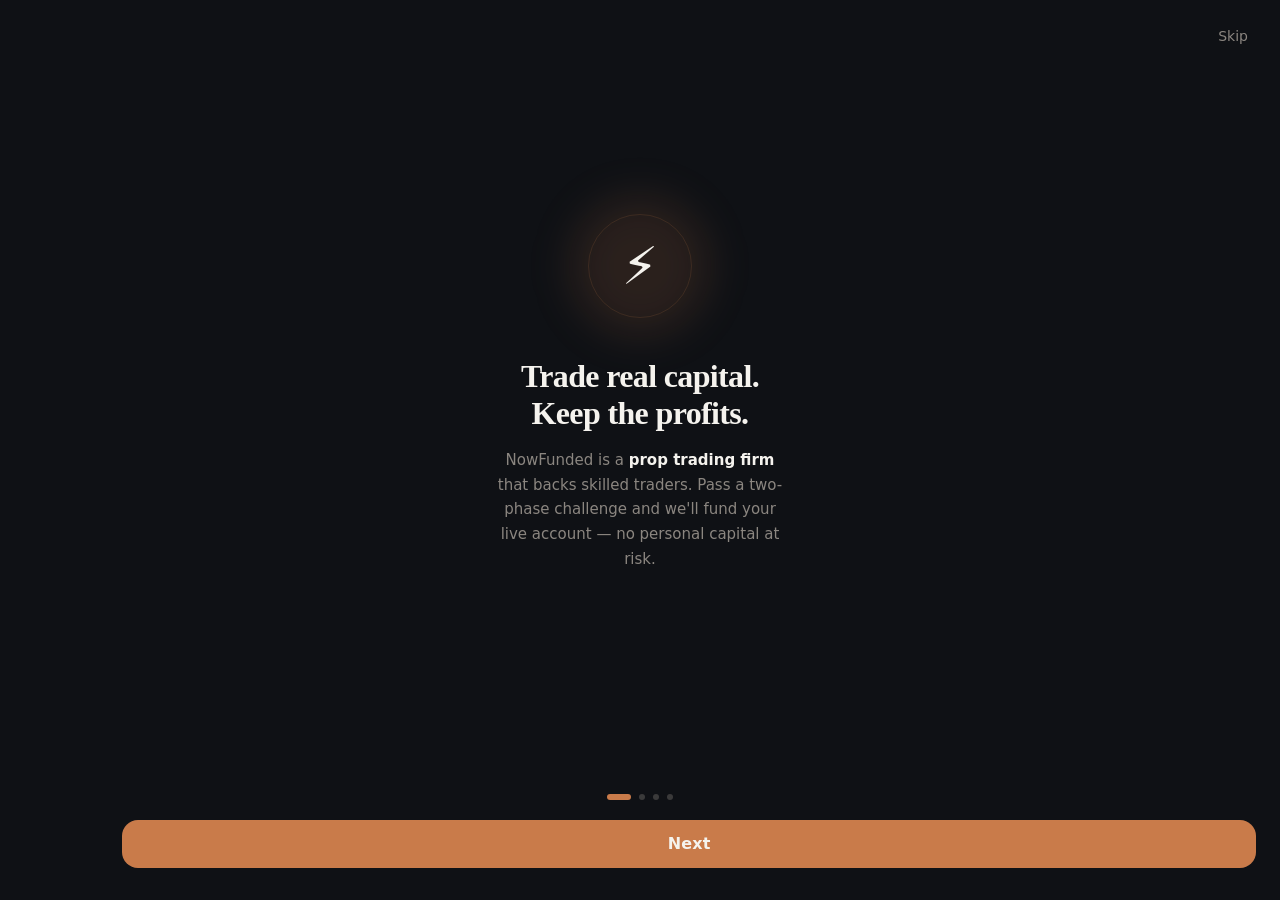
<file: onboarding.html>
<!DOCTYPE html>
<html lang="en">
<head>
  <meta charset="UTF-8" />
  <meta name="viewport" content="width=device-width, initial-scale=1.0" />
  <title>NowFunded — Welcome</title>
  <link rel="stylesheet" href="style.css" />
  <script src="https://telegram.org/js/telegram-web-app.js"></script>
  <style>
    /* ── Onboarding-specific overrides ── */

    body {
      overflow: hidden;
      height: 100dvh;
    }

    /* Full-screen carousel shell */
    .ob-shell {
      display: flex;
      flex-direction: column;
      height: 100dvh;
      padding-top: env(safe-area-inset-top);
      padding-bottom: env(safe-area-inset-bottom);
      background: var(--c-bg);
      position: relative;
      overflow: hidden;
    }

    /* Skip sits top-right */
    .ob-skip {
      position: absolute;
      top: calc(var(--sp-5) + env(safe-area-inset-top));
      right: var(--sp-5);
      z-index: 10;
      background: none;
      border: none;
      color: var(--c-muted);
      font-family: var(--font-ui);
      font-size: 0.875rem;
      font-weight: 500;
      cursor: pointer;
      padding: var(--sp-2) var(--sp-3);
      border-radius: var(--r-pill);
      transition: color var(--t-fast) var(--ease),
                  background var(--t-fast) var(--ease);
    }
    .ob-skip:hover { color: var(--c-surface); background: var(--c-surface-ghost); }

    /* Slide area */
    .ob-slides {
      flex: 1;
      position: relative;
      overflow: hidden;
    }

    .ob-slide {
      position: absolute;
      inset: 0;
      display: flex;
      flex-direction: column;
      align-items: center;
      justify-content: center;
      padding: var(--sp-10) var(--sp-8);
      text-align: center;
      /* hidden by default */
      opacity: 0;
      pointer-events: none;
      transform: translateX(40px);
      transition: opacity 320ms var(--ease),
                  transform 320ms var(--ease);
    }

    .ob-slide--active {
      opacity: 1;
      pointer-events: auto;
      transform: translateX(0);
    }

    .ob-slide--exit {
      opacity: 0;
      transform: translateX(-40px);
    }

    /* Illustration area — phase-coloured glow ring behind icon */
    .ob-icon-wrap {
      position: relative;
      width: 120px;
      height: 120px;
      margin-bottom: var(--sp-8);
      display: flex;
      align-items: center;
      justify-content: center;
      flex-shrink: 0;
    }

    .ob-icon-wrap::before {
      content: '';
      position: absolute;
      inset: 0;
      border-radius: 50%;
      background: var(--glow-color, rgba(201,123,74,.12));
      filter: blur(18px);
      transform: scale(1.15);
    }

    .ob-icon-wrap::after {
      content: '';
      position: absolute;
      inset: 8px;
      border-radius: 50%;
      border: 1.5px solid var(--glow-color, rgba(201,123,74,.25));
    }

    .ob-icon {
      font-size: 3.25rem;
      line-height: 1;
      position: relative;
      z-index: 1;
      /* Subtle float animation on active slide */
      animation: none;
    }

    .ob-slide--active .ob-icon {
      animation: float 3s ease-in-out infinite;
    }

    @keyframes float {
      0%, 100% { transform: translateY(0); }
      50%       { transform: translateY(-6px); }
    }

    /* Slide text */
    .ob-title {
      font-family: var(--font-display);
      font-size: clamp(1.5rem, 6vw, 2rem);
      font-weight: 600;
      color: var(--c-surface);
      letter-spacing: -0.02em;
      line-height: 1.15;
      margin-bottom: var(--sp-4);
    }

    .ob-desc {
      font-size: 0.9375rem;
      color: var(--c-muted);
      line-height: 1.65;
      max-width: 290px;
    }

    /* Highlight in description */
    .ob-desc strong {
      color: var(--c-surface);
      font-weight: 600;
    }

    /* ── Footer ── */
    .ob-footer {
      flex-shrink: 0;
      padding: var(--sp-4) var(--sp-6) var(--sp-8);
      display: flex;
      flex-direction: column;
      align-items: center;
      gap: var(--sp-5);
    }

    /* Dots */
    .ob-dots {
      display: flex;
      gap: var(--sp-2);
      align-items: center;
    }

    .ob-dot {
      height: 6px;
      width: 6px;
      border-radius: var(--r-pill);
      background: rgba(139,134,128,.35);
      border: none;
      padding: 0;
      cursor: pointer;
      transition: width 260ms var(--ease),
                  background 260ms var(--ease);
    }

    .ob-dot--active {
      width: 24px;
      background: var(--c-copper);
    }

    /* CTA row */
    .ob-actions {
      display: flex;
      align-items: center;
      justify-content: space-between;
      width: 100%;
      gap: var(--sp-4);
    }

    .ob-back {
      background: none;
      border: 1.5px solid var(--c-border);
      color: var(--c-muted);
      font-family: var(--font-ui);
      font-size: 0.9375rem;
      font-weight: 600;
      padding: var(--sp-3) var(--sp-5);
      border-radius: var(--r-md);
      cursor: pointer;
      transition: color var(--t-fast) var(--ease),
                  border-color var(--t-fast) var(--ease);
      flex-shrink: 0;
    }
    .ob-back:hover  { color: var(--c-surface); border-color: var(--c-muted); }
    .ob-back:active { transform: scale(0.97); }

    #btn-next {
      flex: 1;
    }

    /* Slide-specific glow colours */
    .ob-slide[data-slide="0"] { --glow-color: rgba(201,123,74,.15); }
    .ob-slide[data-slide="1"] { --glow-color: rgba(45,92,74,.18); }
    .ob-slide[data-slide="2"] { --glow-color: rgba(201,123,74,.18); }
    .ob-slide[data-slide="3"] { --glow-color: rgba(61,140,107,.20); }

    /* Loading overlay reuse */
    #ob-loading {
      position: fixed;
      inset: 0;
      background: var(--c-bg);
      display: flex;
      align-items: center;
      justify-content: center;
      z-index: 999;
      transition: opacity 400ms var(--ease);
    }
    #ob-loading.hidden {
      opacity: 0;
      pointer-events: none;
    }

    /* Error toast */
    #ob-error {
      position: fixed;
      bottom: calc(var(--sp-8) + env(safe-area-inset-bottom));
      left: 50%;
      transform: translateX(-50%);
      z-index: 800;
      background: #1E2127;
      border: 1px solid rgba(232,72,60,.4);
      border-radius: var(--r-md);
      color: #f07068;
      padding: var(--sp-3) var(--sp-4);
      font-size: 0.875rem;
      white-space: nowrap;
      opacity: 0;
      pointer-events: none;
      transition: opacity var(--t-base) var(--ease);
    }
    #ob-error.visible { opacity: 1; }
  </style>
</head>
<body>

<!-- Loading state -->
<div id="ob-loading">
  <div class="spinner spinner--lg"></div>
</div>

<!-- Error toast -->
<div id="ob-error" role="alert" aria-live="polite"></div>

<!-- Onboarding shell -->
<div class="ob-shell" id="ob-shell" aria-label="Onboarding">

  <!-- Skip button -->
  <button class="ob-skip" id="btn-skip" aria-label="Skip onboarding">Skip</button>

  <!-- Slides -->
  <div class="ob-slides" role="region" aria-label="Onboarding steps">

    <!-- Slide 0: What is NowFunded -->
    <div class="ob-slide ob-slide--active" data-slide="0" role="tabpanel" aria-label="Step 1 of 4">
      <div class="ob-icon-wrap">
        <span class="ob-icon" aria-hidden="true">⚡</span>
      </div>
      <h1 class="ob-title">Trade real capital.<br>Keep the profits.</h1>
      <p class="ob-desc">
        NowFunded is a <strong>prop trading firm</strong> that backs skilled traders.
        Pass a two-phase challenge and we'll fund your live account — no personal capital at risk.
      </p>
    </div>

    <!-- Slide 1: Challenge Phases -->
    <div class="ob-slide" data-slide="1" role="tabpanel" aria-label="Step 2 of 4">
      <div class="ob-icon-wrap">
        <span class="ob-icon" aria-hidden="true">🎯</span>
      </div>
      <h1 class="ob-title">Two phases.<br>Prove your edge.</h1>
      <p class="ob-desc">
        Hit your <strong>profit target</strong> in Phase 1, then confirm consistency in Phase 2.
        Stay within the max drawdown and you move forward — every progression is tracked right here.
      </p>
    </div>

    <!-- Slide 2: Getting Funded -->
    <div class="ob-slide" data-slide="2" role="tabpanel" aria-label="Step 3 of 4">
      <div class="ob-icon-wrap">
        <span class="ob-icon" aria-hidden="true">🏆</span>
      </div>
      <h1 class="ob-title">Get funded.<br>Go live.</h1>
      <p class="ob-desc">
        Pass both phases and we issue your <strong>live MT5 credentials</strong> directly in the app.
        Your funded account is ready to trade — no paperwork, no delays.
      </p>
    </div>

    <!-- Slide 3: Payouts & Points -->
    <div class="ob-slide" data-slide="3" role="tabpanel" aria-label="Step 4 of 4">
      <div class="ob-icon-wrap">
        <span class="ob-icon" aria-hidden="true">💸</span>
      </div>
      <h1 class="ob-title">Request a payout.<br>Earn rewards.</h1>
      <p class="ob-desc">
        Request payouts straight from your dashboard. Refer friends and earn <strong>points</strong>
        you can redeem for discounts on your next challenge. Your second payout unlocks a scale-up.
      </p>
    </div>

  </div><!-- /.ob-slides -->

  <!-- Footer: dots + actions -->
  <footer class="ob-footer">
    <div class="ob-dots" role="tablist" aria-label="Slide navigation">
      <button class="ob-dot ob-dot--active" data-index="0" role="tab" aria-selected="true"  aria-label="Slide 1"></button>
      <button class="ob-dot"               data-index="1" role="tab" aria-selected="false" aria-label="Slide 2"></button>
      <button class="ob-dot"               data-index="2" role="tab" aria-selected="false" aria-label="Slide 3"></button>
      <button class="ob-dot"               data-index="3" role="tab" aria-selected="false" aria-label="Slide 4"></button>
    </div>

    <div class="ob-actions">
      <button class="ob-back" id="btn-back" style="visibility:hidden;" aria-label="Previous slide">Back</button>
      <button class="btn btn--primary btn--lg" id="btn-next">Next</button>
    </div>
  </footer>

</div><!-- /.ob-shell -->

<script>
  // ─── Telegram WebApp init ───────────────────────────────────────────────
  const tg = window.Telegram?.WebApp;
  if (tg) {
    tg.ready();
    tg.expand();
    tg.BackButton.hide();
  }

  const telegramId = tg?.initDataUnsafe?.user?.id ?? null;

  // ─── GAS endpoint (set to your deployed Web App URL) ───────────────────
  const GAS_URL = 'https://script.google.com/macros/s/AKfycbwaZMregScQ93sUizmKmroWC2yTOunui5J5n97MWej3DGoZj0eXFRnchMGljFcCMNgw/exec'; // <-- paste your deployed GAS Web App URL here

  // ─── State ──────────────────────────────────────────────────────────────
  const TOTAL = 4;
  let current = 0;
  let completing = false;

  // ─── DOM refs ───────────────────────────────────────────────────────────
  const slides   = document.querySelectorAll('.ob-slide');
  const dots     = document.querySelectorAll('.ob-dot');
  const btnNext  = document.getElementById('btn-next');
  const btnBack  = document.getElementById('btn-back');
  const btnSkip  = document.getElementById('btn-skip');
  const loading  = document.getElementById('ob-loading');
  const errEl    = document.getElementById('ob-error');

  // ─── Boot: hide loader once DOM is ready ───────────────────────────────
  window.addEventListener('DOMContentLoaded', () => {
    setTimeout(() => loading.classList.add('hidden'), 300);
  });

  // ─── Navigate to a slide index ─────────────────────────────────────────
  function goTo(index) {
    if (index < 0 || index >= TOTAL) return;

    // Exit current
    slides[current].classList.remove('ob-slide--active');
    slides[current].classList.add('ob-slide--exit');
    dots[current].classList.remove('ob-dot--active');
    dots[current].setAttribute('aria-selected', 'false');

    // After exit transition, clean up
    const prev = current;
    setTimeout(() => {
      slides[prev].classList.remove('ob-slide--exit');
    }, 320);

    current = index;

    // Enter new
    slides[current].classList.add('ob-slide--active');
    dots[current].classList.add('ob-dot--active');
    dots[current].setAttribute('aria-selected', 'true');

    // Button states
    btnBack.style.visibility = current === 0 ? 'hidden' : 'visible';
    btnNext.textContent      = current === TOTAL - 1 ? 'Get Started' : 'Next';

    // Telegram haptic
    tg?.HapticFeedback?.selectionChanged();
  }

  // ─── Complete onboarding ────────────────────────────────────────────────
  async function completeOnboarding() {
    if (completing) return;
    completing = true;

    btnNext.classList.add('btn--loading');
    btnNext.disabled = true;
    btnSkip.disabled = true;

    try {
      if (GAS_URL && telegramId) {
        const res = await fetch(GAS_URL, {
          method: 'POST',
          headers: { 'Content-Type': 'application/json' },
          body: JSON.stringify({ action: 'completeOnboarding', telegram_id: telegramId })
        });
        const data = await res.json();
        if (!data.success) throw new Error(data.error || 'Unknown error');
      }

      // Success — navigate to dashboard
      tg?.HapticFeedback?.notificationOccurred('success');
      window.location.href = 'dashboard.html';

    } catch (err) {
      console.error('Onboarding error:', err);
      showError('Something went wrong. Please try again.');
      btnNext.classList.remove('btn--loading');
      btnNext.disabled = false;
      btnSkip.disabled = false;
      completing = false;
    }
  }

  // ─── Error toast ────────────────────────────────────────────────────────
  let errTimer;
  function showError(msg) {
    errEl.textContent = msg;
    errEl.classList.add('visible');
    clearTimeout(errTimer);
    errTimer = setTimeout(() => errEl.classList.remove('visible'), 4000);
  }

  // ─── Event listeners ────────────────────────────────────────────────────
  btnNext.addEventListener('click', () => {
    if (current < TOTAL - 1) {
      goTo(current + 1);
    } else {
      completeOnboarding();
    }
  });

  btnBack.addEventListener('click', () => goTo(current - 1));

  btnSkip.addEventListener('click', () => completeOnboarding());

  dots.forEach(dot => {
    dot.addEventListener('click', () => {
      const idx = parseInt(dot.dataset.index, 10);
      if (idx !== current) goTo(idx);
    });
  });

  // ─── Swipe gesture support ──────────────────────────────────────────────
  let touchStartX = 0;
  const slidesEl = document.querySelector('.ob-slides');

  slidesEl.addEventListener('touchstart', e => {
    touchStartX = e.changedTouches[0].clientX;
  }, { passive: true });

  slidesEl.addEventListener('touchend', e => {
    const dx = e.changedTouches[0].clientX - touchStartX;
    if (Math.abs(dx) < 40) return; // ignore small swipes
    if (dx < 0 && current < TOTAL - 1) goTo(current + 1);
    if (dx > 0 && current > 0)         goTo(current - 1);
  }, { passive: true });

  // ─── Keyboard nav ───────────────────────────────────────────────────────
  document.addEventListener('keydown', e => {
    if (e.key === 'ArrowRight') btnNext.click();
    if (e.key === 'ArrowLeft' && current > 0) goTo(current - 1);
  });
</script>
</body>
</html>
</file>
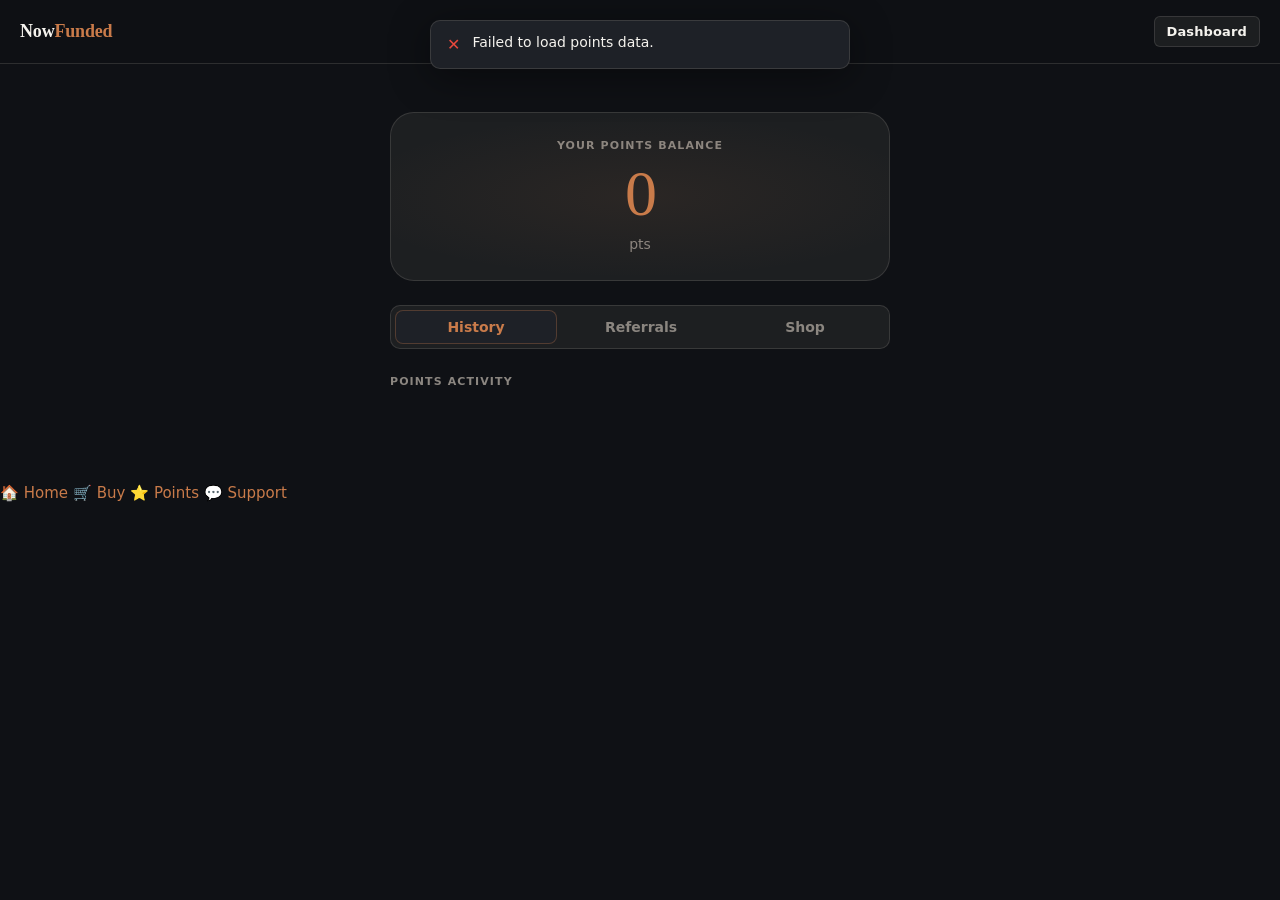
<file: points.html>
<!DOCTYPE html>
<html lang="en">
<head>
  <meta charset="UTF-8" />
  <meta name="viewport" content="width=device-width, initial-scale=1.0" />
  <title>NowFunded — Points</title>
  <link rel="stylesheet" href="style.css" />
  <script src="https://telegram.org/js/telegram-web-app.js"></script>
  <style>
    /* ── Points-specific styles ── */

    .main-content {
      padding-bottom: calc(var(--sp-16) + env(safe-area-inset-bottom) + 16px);
    }

    /* ── Segment tabs ── */
    .seg-tabs {
      display: flex;
      gap: var(--sp-1);
      background: var(--c-surface-ghost);
      border: 1px solid var(--c-border);
      border-radius: var(--r-md);
      padding: var(--sp-1);
      margin-bottom: var(--sp-6);
    }

    .seg-tab {
      flex: 1;
      padding: var(--sp-2) var(--sp-3);
      border-radius: calc(var(--r-md) - 2px);
      border: none;
      background: none;
      font-family: var(--font-ui);
      font-size: 0.875rem;
      font-weight: 600;
      color: var(--c-muted);
      cursor: pointer;
      transition: background var(--t-fast) var(--ease),
                  color var(--t-fast) var(--ease);
      text-align: center;
    }

    .seg-tab--active {
      background: #1E2127;
      color: var(--c-copper);
      border: 1px solid rgba(201,123,74,.3);
    }

    /* ── Tab panels ── */
    .tab-panel { display: none; }
    .tab-panel--active { display: block; }

    /* ── Section header ── */
    .section-header {
      display: flex;
      align-items: baseline;
      justify-content: space-between;
      margin-bottom: var(--sp-3);
    }

    .section-title {
      font-size: 0.6875rem;
      font-weight: 700;
      letter-spacing: 0.1em;
      text-transform: uppercase;
      color: var(--c-muted);
    }

    /* ── Points shop card ── */
    .shop-item {
      background: #16191E;
      border: 1.5px solid var(--c-border);
      border-radius: var(--r-lg);
      padding: var(--sp-4) var(--sp-5);
      display: flex;
      align-items: center;
      gap: var(--sp-4);
      transition: border-color var(--t-fast) var(--ease);
    }

    .shop-item + .shop-item { margin-top: var(--sp-3); }

    .shop-item--affordable { border-color: rgba(201,123,74,.35); }

    .shop-item__left { flex: 1; min-width: 0; }

    .shop-item__name {
      font-weight: 600;
      color: var(--c-surface);
      font-size: 0.9375rem;
      margin-bottom: var(--sp-1);
    }

    .shop-item__cost {
      font-size: 0.8125rem;
      color: var(--c-muted);
    }

    .shop-item__cost strong {
      color: var(--c-copper);
      font-weight: 700;
    }

    .shop-item__discount {
      display: inline-block;
      font-size: 0.6875rem;
      font-weight: 700;
      letter-spacing: 0.06em;
      text-transform: uppercase;
      background: rgba(45,92,74,.15);
      color: #3d8c6b;
      border: 1px solid rgba(45,92,74,.25);
      border-radius: var(--r-pill);
      padding: 2px 8px;
      margin-top: var(--sp-1);
    }

    /* ── Referral history row ── */
    .referral-row {
      display: flex;
      align-items: center;
      justify-content: space-between;
      padding: var(--sp-3) 0;
      border-bottom: 1px solid rgba(139,134,128,.1);
    }

    .referral-row:last-child { border-bottom: none; }

    .referral-row__name {
      font-size: 0.875rem;
      font-weight: 600;
      color: var(--c-surface);
    }

    .referral-row__date {
      font-size: 0.75rem;
      color: var(--c-muted);
      margin-top: 2px;
    }

    /* ── Redeem confirmation inside modal ── */
    .redeem-preview {
      background: var(--c-surface-ghost);
      border: 1px solid var(--c-border);
      border-radius: var(--r-md);
      padding: var(--sp-4);
      margin-bottom: var(--sp-4);
    }

    .redeem-preview__row {
      display: flex;
      justify-content: space-between;
      font-size: 0.875rem;
      padding: var(--sp-2) 0;
      color: var(--c-muted);
    }

    .redeem-preview__row + .redeem-preview__row {
      border-top: 1px solid rgba(139,134,128,.1);
    }

    .redeem-preview__row span:last-child {
      font-weight: 600;
      color: var(--c-surface);
    }

    .redeem-preview__row--total span:last-child { color: var(--c-copper); }

    /* ── Redeemed code display ── */
    .redeemed-code-box {
      background: rgba(45,92,74,.08);
      border: 1px solid rgba(45,92,74,.3);
      border-radius: var(--r-md);
      padding: var(--sp-4);
      text-align: center;
    }

    .redeemed-code-box__label {
      font-size: 0.6875rem;
      font-weight: 700;
      letter-spacing: 0.08em;
      text-transform: uppercase;
      color: var(--c-muted);
      margin-bottom: var(--sp-2);
    }

    .redeemed-code-box__code {
      font-family: 'SF Mono', 'Fira Code', monospace;
      font-size: 1.375rem;
      font-weight: 700;
      letter-spacing: 0.12em;
      color: #3d8c6b;
      margin-bottom: var(--sp-3);
    }

    /* ── Loading skeleton ── */
    .skeleton {
      background: linear-gradient(90deg,
        rgba(255,255,255,.04) 25%,
        rgba(255,255,255,.08) 50%,
        rgba(255,255,255,.04) 75%);
      background-size: 200% 100%;
      animation: shimmer 1.4s infinite;
      border-radius: var(--r-md);
    }

    @keyframes shimmer {
      0%   { background-position: 200% 0; }
      100% { background-position: -200% 0; }
    }

    .skeleton-balance { height: 140px; border-radius: var(--r-xl); margin-bottom: var(--sp-5); }
    .skeleton-row     { height: 52px; margin-bottom: var(--sp-2); }
  </style>
</head>
<body>

<!-- Loading overlay -->
<div class="loading-overlay" id="page-loading">
  <div class="spinner spinner--lg"></div>
</div>

<!-- Toast container -->
<div class="toast-container" id="toast-container"></div>

<!-- Top bar -->
<header class="topbar">
  <span class="topbar__logo">Now<span>Funded</span></span>
  <a href="dashboard.html" class="btn btn--ghost btn--sm">Dashboard</a>
</header>

<!-- Main content -->
<main class="main-content container" id="main-content" style="display:none;">

  <!-- ── Skeleton loaders ── -->
  <div id="skeletons" style="padding-top:var(--sp-6);">
    <div class="skeleton skeleton-balance"></div>
    <div class="skeleton skeleton-row"></div>
    <div class="skeleton skeleton-row"></div>
    <div class="skeleton skeleton-row"></div>
  </div>

  <!-- ── Loaded content ── -->
  <div id="loaded-content" style="display:none;">

    <!-- Balance display -->
    <div style="padding-top:var(--sp-6); margin-bottom:var(--sp-6);">
      <div class="balance-display">
        <div class="balance-display__label">Your Points Balance</div>
        <div class="balance-display__amount" id="points-balance">0</div>
        <div class="balance-display__unit">pts</div>
      </div>
    </div>

    <!-- Segment tabs -->
    <div class="seg-tabs" role="tablist">
      <button class="seg-tab seg-tab--active" data-tab="history"   role="tab" aria-selected="true">History</button>
      <button class="seg-tab"                 data-tab="referrals" role="tab" aria-selected="false">Referrals</button>
      <button class="seg-tab"                 data-tab="shop"      role="tab" aria-selected="false">Shop</button>
    </div>

    <!-- ── Tab: History ── -->
    <div class="tab-panel tab-panel--active" id="panel-history" role="tabpanel">

      <div class="section-header">
        <span class="section-title">Points Activity</span>
      </div>

      <div class="ledger" id="ledger-list"></div>

      <div class="empty-state" id="no-ledger" style="display:none;">
        <div class="empty-state__icon">📋</div>
        <p class="empty-state__title">No activity yet</p>
        <p class="empty-state__desc">Earn points by completing challenges, referring friends, and more.</p>
      </div>

    </div>

    <!-- ── Tab: Referrals ── -->
    <div class="tab-panel" id="panel-referrals" role="tabpanel">

      <!-- Referral code -->
      <div class="section-header">
        <span class="section-title">Your Referral Code</span>
      </div>

      <div class="referral-box mb-4">
        <span class="referral-box__code" id="referral-code">—</span>
        <button class="btn btn--ghost btn--sm" id="btn-copy-code">Copy</button>
      </div>

      <div class="info-banner mb-6" style="margin-bottom:var(--sp-6);">
        <span>💡</span>
        <span id="referral-tip">Share your code — you earn points when a referred trader's payment is confirmed.</span>
      </div>

      <!-- Share link -->
      <button class="btn btn--primary btn--full mb-4" id="btn-share-link" style="margin-bottom:var(--sp-4);">
        Share Invite Link
      </button>

      <!-- Referral history -->
      <div class="section-header" style="margin-top:var(--sp-2);">
        <span class="section-title">Referrals</span>
        <span class="text-xs text-muted" id="referral-count">0 total</span>
      </div>

      <div id="referral-list"></div>

      <div class="empty-state" id="no-referrals" style="display:none;">
        <div class="empty-state__icon">👥</div>
        <p class="empty-state__title">No referrals yet</p>
        <p class="empty-state__desc">Share your code and earn points when friends join and get funded.</p>
      </div>

    </div>

    <!-- ── Tab: Shop ── -->
    <div class="tab-panel" id="panel-shop" role="tabpanel">

      <div class="section-header">
        <span class="section-title">Redeem Points</span>
        <span class="text-xs text-muted" id="shop-balance-label">0 pts available</span>
      </div>

      <div id="shop-list"></div>

      <div class="empty-state" id="no-shop" style="display:none;">
        <div class="empty-state__icon">🏪</div>
        <p class="empty-state__title">Shop is empty</p>
        <p class="empty-state__desc">No discount codes are available to redeem right now. Check back soon.</p>
      </div>

    </div>

  </div><!-- /#loaded-content -->

</main>

<!-- Bottom nav -->
<nav class="bottom-nav">
  <a href="dashboard.html" class="nav-item">
    <span class="nav-item__icon">🏠</span>
    <span class="nav-item__label">Home</span>
  </a>
  <a href="marketplace.html" class="nav-item">
    <span class="nav-item__icon">🛒</span>
    <span class="nav-item__label">Buy</span>
  </a>
  <a href="points.html" class="nav-item nav-item--active">
    <span class="nav-item__icon">⭐</span>
    <span class="nav-item__label">Points</span>
  </a>
  <a href="support.html" class="nav-item">
    <span class="nav-item__icon">💬</span>
    <span class="nav-item__label">Support</span>
  </a>
</nav>

<!-- ── Redeem Confirm Modal ── -->
<div class="modal-overlay" id="redeem-modal" role="dialog" aria-modal="true" aria-label="Redeem Points">
  <div class="modal">
    <div class="modal__handle"></div>

    <!-- Pre-redeem confirmation view -->
    <div id="redeem-confirm-view">
      <h2 class="modal__title">Redeem Points</h2>

      <div class="redeem-preview" id="redeem-preview">
        <div class="redeem-preview__row">
          <span>Item</span>
          <span id="preview-item-name">—</span>
        </div>
        <div class="redeem-preview__row">
          <span>Discount</span>
          <span id="preview-discount">—</span>
        </div>
        <div class="redeem-preview__row redeem-preview__row--total">
          <span>Cost</span>
          <span id="preview-cost">— pts</span>
        </div>
      </div>

      <div class="form-error" id="redeem-error" style="display:none; margin-bottom:var(--sp-4);"></div>

      <div class="stack stack--3">
        <button class="btn btn--primary btn--full" id="btn-confirm-redeem">Confirm Redeem</button>
        <button class="btn btn--ghost btn--full"   id="btn-cancel-redeem">Cancel</button>
      </div>
    </div>

    <!-- Post-redeem success view -->
    <div id="redeem-success-view" style="display:none; text-align:center;">
      <div style="font-size:2.5rem; margin-bottom:var(--sp-4);">🎉</div>
      <h2 class="modal__title" style="text-align:center; margin-bottom:var(--sp-2);">Code Redeemed!</h2>
      <p class="text-muted text-sm" style="margin-bottom:var(--sp-5);">Apply this code at checkout in the Marketplace.</p>

      <div class="redeemed-code-box" style="margin-bottom:var(--sp-5);">
        <div class="redeemed-code-box__label">Your Discount Code</div>
        <div class="redeemed-code-box__code" id="redeemed-code-display">—</div>
        <button class="btn btn--ghost btn--sm" id="btn-copy-redeemed-code">Copy Code</button>
      </div>

      <button class="btn btn--primary btn--full" id="btn-close-redeem-success">Done</button>
    </div>

  </div>
</div>

<script>
  // ─── Telegram init ──────────────────────────────────────────────────────
  const tg = window.Telegram?.WebApp;
  if (tg) { tg.ready(); tg.expand(); tg.BackButton.show(); }
  tg?.BackButton?.onClick(() => { window.location.href = 'dashboard.html'; });

  const telegramId = tg?.initDataUnsafe?.user?.id ?? null;

  // ─── GAS endpoint ───────────────────────────────────────────────────────
  const GAS_URL = 'https://script.google.com/macros/s/AKfycbwaZMregScQ93sUizmKmroWC2yTOunui5J5n97MWej3DGoZj0eXFRnchMGljFcCMNgw/exec'; // <-- paste your deployed GAS Web App URL here

  // ─── State ──────────────────────────────────────────────────────────────
  let pointsBalance   = 0;
  let referralCode    = '';
  let shopItems       = [];
  let selectedShopItem = null;
  let redeeming       = false;

  // ─── DOM refs ───────────────────────────────────────────────────────────
  const pageLoading     = document.getElementById('page-loading');
  const mainContent     = document.getElementById('main-content');
  const skeletons       = document.getElementById('skeletons');
  const loadedContent   = document.getElementById('loaded-content');
  const balanceEl       = document.getElementById('points-balance');
  const ledgerList      = document.getElementById('ledger-list');
  const noLedger        = document.getElementById('no-ledger');
  const referralCodeEl  = document.getElementById('referral-code');
  const referralTip     = document.getElementById('referral-tip');
  const referralCount   = document.getElementById('referral-count');
  const referralListEl  = document.getElementById('referral-list');
  const noReferrals     = document.getElementById('no-referrals');
  const shopList        = document.getElementById('shop-list');
  const noShop          = document.getElementById('no-shop');
  const shopBalanceLabel= document.getElementById('shop-balance-label');

  // Redeem modal
  const redeemModal         = document.getElementById('redeem-modal');
  const redeemConfirmView   = document.getElementById('redeem-confirm-view');
  const redeemSuccessView   = document.getElementById('redeem-success-view');
  const previewItemName     = document.getElementById('preview-item-name');
  const previewDiscount     = document.getElementById('preview-discount');
  const previewCost         = document.getElementById('preview-cost');
  const redeemError         = document.getElementById('redeem-error');
  const btnConfirmRedeem    = document.getElementById('btn-confirm-redeem');
  const btnCancelRedeem     = document.getElementById('btn-cancel-redeem');
  const redeemedCodeDisplay = document.getElementById('redeemed-code-display');
  const btnCopyRedeemedCode = document.getElementById('btn-copy-redeemed-code');
  const btnCloseRedeemSuccess = document.getElementById('btn-close-redeem-success');

  // ─── Boot ───────────────────────────────────────────────────────────────
  async function init() {
    try {
      const res = await gasPost({ action: 'getPoints', telegram_id: telegramId });

      pointsBalance = res.points_balance || 0;
      referralCode  = res.referral_code  || '';
      shopItems     = res.shop_items     || [];

      balanceEl.textContent       = formatPoints(pointsBalance);
      shopBalanceLabel.textContent = formatPoints(pointsBalance) + ' pts available';

      renderLedger(res.ledger     || []);
      renderReferrals(res.referrals || [], res.points_per_referral || 0);
      renderShop(shopItems);

      skeletons.style.display     = 'none';
      loadedContent.style.display = 'block';

    } catch (err) {
      console.error('Points init error:', err);
      skeletons.style.display     = 'none';
      loadedContent.style.display = 'block';
      showToast('Failed to load points data.', 'error');
    } finally {
      pageLoading.style.display = 'none';
      mainContent.style.display = 'block';
    }
  }

  // ─── Render ledger ──────────────────────────────────────────────────────
  function renderLedger(entries) {
    ledgerList.innerHTML = '';
    if (entries.length === 0) {
      noLedger.style.display = 'flex';
      return;
    }
    noLedger.style.display = 'none';

    entries.forEach(entry => {
      const isEarn = entry.points > 0;
      const item   = document.createElement('div');
      item.className = 'ledger__item';
      item.innerHTML = `
        <div style="flex:1; min-width:0;">
          <div class="ledger__reason">${escHtml(entry.reason || entry.type)}</div>
          <div class="ledger__date">${formatDate(entry.created_at)}</div>
        </div>
        <div class="ledger__pts ledger__pts--${isEarn ? 'earn' : 'spend'}">
          ${isEarn ? '+' : ''}${formatPoints(entry.points)} pts
        </div>
      `;
      ledgerList.appendChild(item);
    });
  }

  // ─── Render referrals ───────────────────────────────────────────────────
  function renderReferrals(referrals, pointsPerReferral) {
    // Code + share
    referralCodeEl.textContent = referralCode || '—';
    if (pointsPerReferral > 0) {
      referralTip.textContent = `Earn ${formatPoints(pointsPerReferral)} pts when a friend's payment is confirmed.`;
    }
    referralCount.textContent = referrals.length + ' total';

    if (referrals.length === 0) {
      noReferrals.style.display = 'flex';
      referralListEl.innerHTML  = '';
      return;
    }
    noReferrals.style.display = 'none';
    referralListEl.innerHTML  = '';

    referrals.forEach(ref => {
      const converted = ref.status === 'converted';
      const row = document.createElement('div');
      row.className = 'referral-row';
      row.innerHTML = `
        <div>
          <div class="referral-row__name">${escHtml(ref.referred_username || 'Trader')}</div>
          <div class="referral-row__date">${formatDate(ref.converted_at || ref.created_at)}</div>
        </div>
        <span class="badge badge--${converted ? 'confirmed' : 'pending'}">
          ${converted ? 'Converted' : 'Pending'}
        </span>
      `;
      referralListEl.appendChild(row);
    });
  }

  // ─── Render shop ────────────────────────────────────────────────────────
  function renderShop(items) {
    shopList.innerHTML = '';
    const active = items.filter(i => i.is_active);
    if (active.length === 0) {
      noShop.style.display = 'flex';
      return;
    }
    noShop.style.display = 'none';

    active.forEach(item => {
      const canAfford  = pointsBalance >= (item.points_cost || 0);
      const card = document.createElement('div');
      card.className = 'shop-item' + (canAfford ? ' shop-item--affordable' : '');
      card.innerHTML = `
        <div class="shop-item__left">
          <div class="shop-item__name">${escHtml(item.name || item.code)}</div>
          <div class="shop-item__cost">
            <strong>${formatPoints(item.points_cost)} pts</strong> to redeem
          </div>
          <span class="shop-item__discount">${item.discount_percent}% off</span>
        </div>
        <button class="btn btn--${canAfford ? 'primary' : 'ghost'} btn--sm"
                ${canAfford ? '' : 'disabled'}
                data-item-id="${escHtml(String(item.code))}">
          ${canAfford ? 'Redeem' : 'Need ' + formatPoints((item.points_cost || 0) - pointsBalance) + ' more'}
        </button>
      `;
      card.querySelector('button').addEventListener('click', () => {
        if (canAfford) openRedeemModal(item);
      });
      shopList.appendChild(card);
    });
  }

  // ─── Segment tabs ───────────────────────────────────────────────────────
  document.querySelectorAll('.seg-tab').forEach(tab => {
    tab.addEventListener('click', () => {
      const target = tab.dataset.tab;

      document.querySelectorAll('.seg-tab').forEach(t => {
        t.classList.remove('seg-tab--active');
        t.setAttribute('aria-selected', 'false');
      });
      document.querySelectorAll('.tab-panel').forEach(p => {
        p.classList.remove('tab-panel--active');
      });

      tab.classList.add('seg-tab--active');
      tab.setAttribute('aria-selected', 'true');
      document.getElementById('panel-' + target).classList.add('tab-panel--active');

      tg?.HapticFeedback?.selectionChanged();
    });
  });

  // ─── Copy referral code ─────────────────────────────────────────────────
  document.getElementById('btn-copy-code').addEventListener('click', async () => {
    if (!referralCode) return;
    await copyToClipboard(referralCode);
    showToast('Referral code copied!', 'success');
    tg?.HapticFeedback?.notificationOccurred('success');
  });

  // ─── Share invite link ──────────────────────────────────────────────────
  document.getElementById('btn-share-link').addEventListener('click', () => {
    if (!referralCode) return;
    const botName   = 'NowFundedBot'; // update to your bot username
    const shareLink = `https://t.me/${botName}?start=${referralCode}`;
    const shareText = `Join NowFunded — trade real capital, keep the profits. Use my code ${referralCode}:`;

    if (tg?.openTelegramLink) {
      tg.openTelegramLink(`https://t.me/share/url?url=${encodeURIComponent(shareLink)}&text=${encodeURIComponent(shareText)}`);
    } else {
      copyToClipboard(shareLink);
      showToast('Invite link copied!', 'success');
    }
    tg?.HapticFeedback?.notificationOccurred('success');
  });

  // ─── Redeem modal ───────────────────────────────────────────────────────
  function openRedeemModal(item) {
    selectedShopItem = item;
    redeemError.style.display = 'none';
    redeemConfirmView.style.display = 'block';
    redeemSuccessView.style.display = 'none';

    previewItemName.textContent = item.name || item.code;
    previewDiscount.textContent = item.discount_percent + '% off';
    previewCost.textContent     = formatPoints(item.points_cost) + ' pts';

    openModal(redeemModal);
    tg?.HapticFeedback?.selectionChanged();
  }

  btnCancelRedeem.addEventListener('click', () => closeModal(redeemModal));
  redeemModal.addEventListener('click', e => {
    if (e.target === redeemModal) closeModal(redeemModal);
  });

  btnConfirmRedeem.addEventListener('click', async () => {
    if (redeeming || !selectedShopItem) return;
    redeeming = true;
    btnConfirmRedeem.classList.add('btn--loading');
    btnConfirmRedeem.disabled = true;
    redeemError.style.display = 'none';

    try {
      const res = await gasPost({
        action:      'redeemPoints',
        telegram_id: telegramId,
        shop_code:   selectedShopItem.code,
      });

      if (res.success) {
        tg?.HapticFeedback?.notificationOccurred('success');

        // Update balance locally
        pointsBalance -= selectedShopItem.points_cost;
        balanceEl.textContent        = formatPoints(pointsBalance);
        shopBalanceLabel.textContent = formatPoints(pointsBalance) + ' pts available';

        // Show success view
        redeemedCodeDisplay.textContent = res.discount_code || selectedShopItem.code;
        redeemConfirmView.style.display = 'none';
        redeemSuccessView.style.display = 'block';

        // Refresh shop (affordability may have changed)
        renderShop(shopItems);

        // Prepend ledger entry
        const newEntry = document.createElement('div');
        newEntry.className = 'ledger__item';
        newEntry.innerHTML = `
          <div style="flex:1;">
            <div class="ledger__reason">Redeemed: ${escHtml(selectedShopItem.name || selectedShopItem.code)}</div>
            <div class="ledger__date">Just now</div>
          </div>
          <div class="ledger__pts ledger__pts--spend">
            -${formatPoints(selectedShopItem.points_cost)} pts
          </div>
        `;
        ledgerList.prepend(newEntry);
        noLedger.style.display = 'none';

      } else {
        throw new Error(res.error || 'Redemption failed.');
      }

    } catch (err) {
      redeemError.textContent    = err.message;
      redeemError.style.display  = 'block';
      tg?.HapticFeedback?.notificationOccurred('error');
    } finally {
      btnConfirmRedeem.classList.remove('btn--loading');
      btnConfirmRedeem.disabled = false;
      redeeming = false;
    }
  });

  btnCopyRedeemedCode.addEventListener('click', async () => {
    await copyToClipboard(redeemedCodeDisplay.textContent);
    showToast('Code copied!', 'success');
    tg?.HapticFeedback?.notificationOccurred('success');
  });

  btnCloseRedeemSuccess.addEventListener('click', () => closeModal(redeemModal));

  // ─── Modal helpers ──────────────────────────────────────────────────────
  function openModal(el) {
    el.classList.add('modal-overlay--open');
    document.body.style.overflow = 'hidden';
  }

  function closeModal(el) {
    el.classList.remove('modal-overlay--open');
    document.body.style.overflow = '';
  }

  // ─── Toast ──────────────────────────────────────────────────────────────
  function showToast(msg, type = 'info') {
    const icons = { success: '✓', error: '✕', info: '●' };
    const container = document.getElementById('toast-container');
    const toast = document.createElement('div');
    toast.className = `toast toast--${type}`;
    toast.innerHTML = `<span class="toast__icon">${icons[type]}</span><span class="toast__msg">${escHtml(msg)}</span>`;
    container.appendChild(toast);
    setTimeout(() => {
      toast.classList.add('toast--exit');
      setTimeout(() => toast.remove(), 300);
    }, 3000);
  }

  // ─── Clipboard ──────────────────────────────────────────────────────────
  async function copyToClipboard(text) {
    try {
      await navigator.clipboard.writeText(text);
    } catch {
      // fallback
      const ta = document.createElement('textarea');
      ta.value = text;
      ta.style.position = 'fixed';
      ta.style.opacity  = '0';
      document.body.appendChild(ta);
      ta.select();
      document.execCommand('copy');
      ta.remove();
    }
  }

  // ─── GAS helper ─────────────────────────────────────────────────────────
  async function gasPost(body) {
    if (!GAS_URL) throw new Error('GAS_URL not set');
    const res  = await fetch(GAS_URL, {
      method: 'POST',
      headers: { 'Content-Type': 'application/json' },
      body: JSON.stringify(body)
    });
    const data = await res.json();
    if (data.error) throw new Error(data.error);
    return data;
  }

  // ─── Utils ──────────────────────────────────────────────────────────────
  function formatPoints(n) {
    return Number(n || 0).toLocaleString('en-US');
  }

  function formatDate(iso) {
    if (!iso) return '—';
    return new Date(iso).toLocaleDateString('en-US', { month: 'short', day: 'numeric', year: 'numeric' });
  }

  function escHtml(str) {
    return String(str ?? '')
      .replace(/&/g, '&amp;')
      .replace(/</g, '&lt;')
      .replace(/>/g, '&gt;')
      .replace(/"/g, '&quot;');
  }

  // ─── Kick off ───────────────────────────────────────────────────────────
  init();
</script>
</body>
</html>
</file>
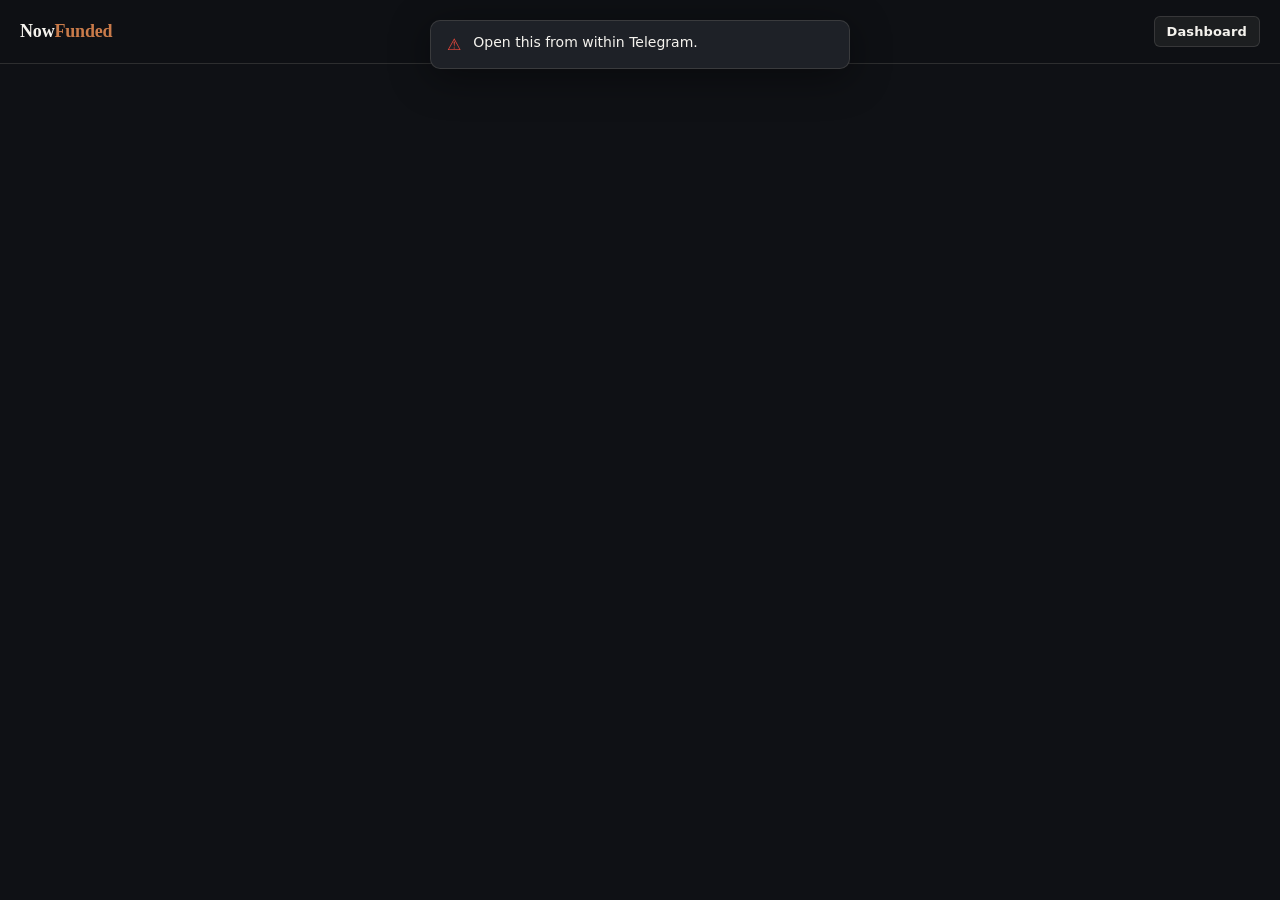
<file: support.html>
<!DOCTYPE html>
<html lang="en">
<head>
  <meta charset="UTF-8" />
  <meta name="viewport" content="width=device-width, initial-scale=1.0" />
  <title>NowFunded — Support</title>
  <link rel="stylesheet" href="style.css" />
  <script src="https://telegram.org/js/telegram-web-app.js"></script>
  <style>
    /* ── Support-specific styles ── */

    body { overflow: hidden; height: 100dvh; }

    .support-shell {
      display: flex;
      flex-direction: column;
      height: 100dvh;
    }

    .main-content--chat {
      flex: 1;
      display: flex;
      flex-direction: column;
      overflow: hidden;
      padding: 0;
    }

    /* ── New-thread state ── */
    #new-thread-state {
      flex: 1;
      display: none;
      flex-direction: column;
      align-items: center;
      justify-content: center;
      text-align: center;
      padding: var(--sp-8) var(--sp-6);
      gap: var(--sp-4);
    }

    #new-thread-state.visible { display: flex; }

    .support-icon {
      width: 72px;
      height: 72px;
      border-radius: 50%;
      background: rgba(201,123,74,.12);
      border: 1.5px solid rgba(201,123,74,.3);
      display: flex;
      align-items: center;
      justify-content: center;
      font-size: 2rem;
      margin-bottom: var(--sp-2);
    }

    /* ── Thread (chat) state ── */
    #thread-state {
      flex: 1;
      display: none;
      flex-direction: column;
      overflow: hidden;
    }

    #thread-state.visible { display: flex; }

    .thread-header {
      flex-shrink: 0;
      padding: var(--sp-3) var(--sp-5);
      border-bottom: 1px solid var(--c-border);
      display: flex;
      align-items: center;
      justify-content: space-between;
      gap: var(--sp-3);
    }

    .thread-header__info {
      display: flex;
      align-items: center;
      gap: var(--sp-2);
    }

    .thread-header__title {
      font-family: var(--font-display);
      font-size: 0.9375rem;
      font-weight: 600;
      color: var(--c-surface);
    }

    /* Message list */
    .message-list {
      flex: 1;
      overflow-y: auto;
      padding: var(--sp-5);
      display: flex;
      flex-direction: column;
      gap: var(--sp-3);
      -webkit-overflow-scrolling: touch;
    }

    .msg-row {
      display: flex;
      flex-direction: column;
      max-width: 80%;
    }

    .msg-row--trader { align-self: flex-end; align-items: flex-end; }
    .msg-row--admin  { align-self: flex-start; align-items: flex-start; }

    .msg-bubble {
      padding: var(--sp-3) var(--sp-4);
      border-radius: var(--r-lg);
      font-size: 0.875rem;
      line-height: 1.5;
      word-break: break-word;
      white-space: pre-wrap;
    }

    .msg-row--trader .msg-bubble {
      background: var(--c-copper);
      color: #1A1208;
      border-bottom-right-radius: var(--r-sm);
    }

    .msg-row--admin .msg-bubble {
      background: var(--c-surface-ghost);
      border: 1px solid var(--c-border);
      color: var(--c-surface);
      border-bottom-left-radius: var(--r-sm);
    }

    .msg-meta {
      font-size: 0.6875rem;
      color: var(--c-muted);
      margin-top: var(--sp-1);
      padding: 0 var(--sp-1);
    }

    /* Day divider */
    .msg-day-divider {
      display: flex;
      align-items: center;
      gap: var(--sp-3);
      margin: var(--sp-2) 0;
    }

    .msg-day-divider__line { flex: 1; height: 1px; background: var(--c-border); }

    .msg-day-divider__text {
      font-size: 0.6875rem;
      font-weight: 600;
      letter-spacing: 0.04em;
      text-transform: uppercase;
      color: var(--c-muted);
      white-space: nowrap;
    }

    /* Closed banner */
    .thread-closed-banner {
      flex-shrink: 0;
      margin: 0 var(--sp-5) var(--sp-3);
      padding: var(--sp-3) var(--sp-4);
      background: rgba(139,134,128,.10);
      border: 1px solid var(--c-border);
      border-radius: var(--r-md);
      font-size: 0.8125rem;
      color: var(--c-muted);
      text-align: center;
      display: none;
    }

    .thread-closed-banner.visible { display: block; }

    /* Composer */
    .composer {
      flex-shrink: 0;
      padding: var(--sp-3) var(--sp-5) calc(var(--sp-3) + env(safe-area-inset-bottom));
      border-top: 1px solid var(--c-border);
      background: rgba(15,17,21,.96);
      backdrop-filter: blur(12px);
      -webkit-backdrop-filter: blur(12px);
      display: flex;
      align-items: flex-end;
      gap: var(--sp-3);
    }

    .composer textarea {
      flex: 1;
      resize: none;
      max-height: 120px;
      font-family: var(--font-ui);
      font-size: 0.9375rem;
      line-height: 1.4;
      color: var(--c-surface);
      background: var(--c-surface-ghost);
      border: 1.5px solid var(--c-border);
      border-radius: var(--r-md);
      padding: var(--sp-3) var(--sp-4);
      transition: border-color var(--t-fast) var(--ease);
    }

    .composer textarea:focus {
      outline: none;
      border-color: var(--c-copper);
    }

    .composer textarea::placeholder { color: var(--c-muted); }

    .composer textarea:disabled { opacity: .5; }

    .btn-send {
      flex-shrink: 0;
      width: 44px;
      height: 44px;
      border-radius: 50%;
      display: flex;
      align-items: center;
      justify-content: center;
      font-size: 1.125rem;
      background: var(--c-copper);
      border: none;
      color: #1A1208;
      cursor: pointer;
      transition: background var(--t-fast) var(--ease), transform var(--t-fast) var(--ease);
    }

    .btn-send:hover:not(:disabled) { background: #b86b3c; }
    .btn-send:active:not(:disabled) { transform: scale(0.93); }
    .btn-send:disabled { opacity: .4; pointer-events: none; }

    .btn-send .spinner { width: 18px; height: 18px; border-width: 2px; }

    /* Typing-out skeleton for thread loading */
    .thread-skeleton {
      flex: 1;
      padding: var(--sp-5);
      display: flex;
      flex-direction: column;
      gap: var(--sp-3);
    }

    .thread-skeleton .skeleton-bubble {
      height: 44px;
      border-radius: var(--r-lg);
      background: linear-gradient(90deg,
        rgba(255,255,255,.04) 25%, rgba(255,255,255,.08) 50%, rgba(255,255,255,.04) 75%);
      background-size: 200% 100%;
      animation: shimmer 1.4s infinite;
    }

    @keyframes shimmer {
      0%   { background-position: 200% 0; }
      100% { background-position: -200% 0; }
    }
  </style>
</head>
<body>

<!-- Loading overlay -->
<div class="loading-overlay" id="page-loading">
  <div class="spinner spinner--lg"></div>
</div>

<div class="support-shell">

  <!-- Top bar -->
  <header class="topbar">
    <span class="topbar__logo">Now<span>Funded</span></span>
    <a href="dashboard.html" class="btn btn--ghost btn--sm">Dashboard</a>
  </header>

  <main class="main-content--chat" id="main-content" style="display:none;">

    <!-- ── No thread yet ── -->
    <div id="new-thread-state">
      <div class="support-icon">💬</div>
      <h2 style="font-family:var(--font-display);font-size:1.375rem;color:var(--c-surface);">Need help?</h2>
      <p class="text-muted" style="max-width:280px;line-height:1.6;font-size:0.9375rem;">
        Start a conversation and our team will get back to you here. You'll be notified the moment we reply.
      </p>
      <button class="btn btn--primary btn--lg mt-4" id="btn-start-thread" style="width:100%;max-width:300px;">
        Start a Conversation
      </button>
    </div>

    <!-- ── Active / closed thread ── -->
    <div id="thread-state">

      <div class="thread-header">
        <div class="thread-header__info">
          <span class="thread-header__title">Support Thread</span>
          <span class="badge badge--open" id="thread-status-badge">Open</span>
        </div>
      </div>

      <div class="message-list" id="message-list">
        <!-- messages injected here -->
      </div>

      <div class="thread-closed-banner" id="closed-banner">
        This conversation is closed. Start a new one if you still need help.
      </div>

      <form class="composer" id="composer">
        <textarea
          id="msg-input"
          rows="1"
          placeholder="Type a message…"
          maxlength="2000"
          autocomplete="off"
        ></textarea>
        <button type="submit" class="btn-send" id="btn-send" disabled aria-label="Send message">
          <span id="send-icon">➤</span>
        </button>
      </form>

    </div>

  </main>

</div><!-- /.support-shell -->

<!-- Toast container -->
<div class="toast-container" id="toast-container"></div>

<script>
  // ─── Telegram init ──────────────────────────────────────────────────────
  const tg = window.Telegram?.WebApp;
  if (tg) { tg.ready(); tg.expand(); tg.BackButton.show(); }
  tg?.BackButton?.onClick(() => { window.location.href = 'dashboard.html'; });

  const user        = tg?.initDataUnsafe?.user;
  const telegramId  = user?.id ? String(user.id) : null;

  // ─── GAS endpoint ───────────────────────────────────────────────────────
  const GAS_URL = ''; // <-- paste your deployed GAS Web App URL here

  // ─── State ──────────────────────────────────────────────────────────────
  let thread       = null;   // { thread_id, status, created_at, last_message_at } or null
  let messages      = [];
  let sending       = false;
  let polling       = null;

  // ─── DOM refs ───────────────────────────────────────────────────────────
  const pageLoading   = document.getElementById('page-loading');
  const mainContent   = document.getElementById('main-content');
  const newThreadState= document.getElementById('new-thread-state');
  const threadState   = document.getElementById('thread-state');
  const btnStartThread= document.getElementById('btn-start-thread');
  const statusBadge   = document.getElementById('thread-status-badge');
  const messageList   = document.getElementById('message-list');
  const closedBanner  = document.getElementById('closed-banner');
  const composer      = document.getElementById('composer');
  const msgInput      = document.getElementById('msg-input');
  const btnSend       = document.getElementById('btn-send');
  const sendIcon       = document.getElementById('send-icon');

  // ─── Boot ───────────────────────────────────────────────────────────────
  async function init() {
    if (!telegramId) {
      showToast('error', '⚠️', 'Open this from within Telegram.');
      pageLoading.style.display = 'none';
      mainContent.style.display = 'block';
      return;
    }

    try {
      const res = await gasPost({ action: 'getSupportThread', telegram_id: telegramId });
      thread   = res.thread   || null;
      messages = res.messages || [];

      if (thread) {
        renderThread();
        threadState.classList.add('visible');
        startPolling();
      } else {
        newThreadState.classList.add('visible');
      }

    } catch (err) {
      console.error('Init error:', err);
      newThreadState.classList.add('visible');
      showToast('error', '⚠️', 'Could not load support thread.');
    } finally {
      pageLoading.style.display = 'none';
      mainContent.style.display = 'flex';
    }
  }

  // ─── Start a new thread ─────────────────────────────────────────────────
  btnStartThread.addEventListener('click', async () => {
    btnStartThread.classList.add('btn--loading');
    btnStartThread.disabled = true;

    try {
      const res = await gasPost({
        action:      'startSupportThread',
        telegram_id: telegramId,
      });

      if (!res.success) throw new Error(res.error || 'Could not start thread.');

      thread   = res.thread;
      messages = res.messages || [];

      newThreadState.classList.remove('visible');
      threadState.classList.add('visible');
      renderThread();
      startPolling();
      tg?.HapticFeedback?.notificationOccurred('success');

    } catch (err) {
      console.error('Start thread error:', err);
      showToast('error', '⚠️', err.message || 'Something went wrong.');
      btnStartThread.classList.remove('btn--loading');
      btnStartThread.disabled = false;
    }
  });

  // ─── Render thread (status + messages) ──────────────────────────────────
  function renderThread() {
    const isOpen = thread.status === 'open';
    statusBadge.textContent = isOpen ? 'Open' : 'Closed';
    statusBadge.className   = `badge badge--${isOpen ? 'open' : 'closed'}`;
    closedBanner.classList.toggle('visible', !isOpen);
    msgInput.disabled = !isOpen;
    msgInput.placeholder = isOpen ? 'Type a message…' : 'This conversation is closed';

    renderMessages();
    updateSendBtn();
  }

  function renderMessages() {
    const wasAtBottom = isScrolledToBottom();
    messageList.innerHTML = '';

    let lastDay = null;
    messages.forEach(msg => {
      const day = formatDay(msg.created_at);
      if (day !== lastDay) {
        messageList.appendChild(buildDayDivider(day));
        lastDay = day;
      }
      messageList.appendChild(buildMessageRow(msg));
    });

    if (wasAtBottom) scrollToBottom();
  }

  function buildDayDivider(day) {
    const el = document.createElement('div');
    el.className = 'msg-day-divider';
    el.innerHTML = `
      <div class="msg-day-divider__line"></div>
      <span class="msg-day-divider__text">${day}</span>
      <div class="msg-day-divider__line"></div>
    `;
    return el;
  }

  function buildMessageRow(msg) {
    const isTrader = msg.sender === 'trader';
    const row = document.createElement('div');
    row.className = `msg-row msg-row--${isTrader ? 'trader' : 'admin'}`;
    row.innerHTML = `
      <div class="msg-bubble">${escHtml(msg.content)}</div>
      <div class="msg-meta">${isTrader ? 'You' : 'NowFunded Support'} · ${formatTime(msg.created_at)}</div>
    `;
    return row;
  }

  // ─── Send a message ─────────────────────────────────────────────────────
  composer.addEventListener('submit', async (e) => {
    e.preventDefault();
    await sendMessage();
  });

  msgInput.addEventListener('input', () => {
    autoGrow(msgInput);
    updateSendBtn();
  });

  msgInput.addEventListener('keydown', (e) => {
    if (e.key === 'Enter' && !e.shiftKey) {
      e.preventDefault();
      sendMessage();
    }
  });

  async function sendMessage() {
    const content = msgInput.value.trim();
    if (!content || sending || !thread || thread.status !== 'open') return;

    sending = true;
    updateSendBtn();
    sendIcon.style.display = 'none';
    btnSend.insertAdjacentHTML('beforeend', '<span class="spinner"></span>');

    // Optimistic append
    const optimisticMsg = {
      message_id: 'temp-' + Date.now(),
      sender: 'trader',
      content,
      created_at: new Date().toISOString(),
    };
    messages.push(optimisticMsg);
    renderMessages();
    msgInput.value = '';
    autoGrow(msgInput);

    try {
      const res = await gasPost({
        action:      'sendSupportMessage',
        telegram_id: telegramId,
        thread_id:   thread.thread_id,
        content,
      });

      if (!res.success) throw new Error(res.error || 'Message failed to send.');

      // Replace optimistic message with confirmed one if server returns it
      if (res.message) {
        const idx = messages.findIndex(m => m.message_id === optimisticMsg.message_id);
        if (idx !== -1) messages[idx] = res.message;
      }
      tg?.HapticFeedback?.notificationOccurred('success');

    } catch (err) {
      console.error('Send error:', err);
      // Roll back optimistic message
      messages = messages.filter(m => m.message_id !== optimisticMsg.message_id);
      msgInput.value = content;
      showToast('error', '⚠️', 'Message failed to send. Try again.');
    } finally {
      sending = false;
      sendIcon.style.display = '';
      btnSend.querySelector('.spinner')?.remove();
      renderMessages();
      updateSendBtn();
    }
  }

  function updateSendBtn() {
    const hasText = msgInput.value.trim().length > 0;
    const isOpen  = thread && thread.status === 'open';
    btnSend.disabled = !hasText || !isOpen || sending;
  }

  function autoGrow(el) {
    el.style.height = 'auto';
    el.style.height = Math.min(el.scrollHeight, 120) + 'px';
  }

  // ─── Polling for admin replies ──────────────────────────────────────────
  function startPolling() {
    if (polling) clearInterval(polling);
    polling = setInterval(async () => {
      if (!thread) return;
      try {
        const res = await gasPost({ action: 'getSupportThread', telegram_id: telegramId });
        if (res.thread) {
          const statusChanged = res.thread.status !== thread.status;
          thread   = res.thread;
          messages = res.messages || [];
          renderThread();
          if (statusChanged) tg?.HapticFeedback?.notificationOccurred('warning');
        }
      } catch (_) {
        // Silent — don't interrupt the user for a failed poll
      }
    }, 8000);
  }

  window.addEventListener('beforeunload', () => { if (polling) clearInterval(polling); });

  // ─── Scroll helpers ──────────────────────────────────────────────────────
  function isScrolledToBottom() {
    const threshold = 80;
    return messageList.scrollHeight - messageList.scrollTop - messageList.clientHeight < threshold;
  }

  function scrollToBottom() {
    messageList.scrollTop = messageList.scrollHeight;
  }

  // ─── GAS helper ─────────────────────────────────────────────────────────
  async function gasPost(body) {
    if (!GAS_URL) throw new Error('GAS_URL not set');
    const res  = await fetch(GAS_URL, {
      method: 'POST',
      headers: { 'Content-Type': 'application/json' },
      body: JSON.stringify(body)
    });
    const data = await res.json();
    if (data.error) throw new Error(data.error);
    return data;
  }

  // ─── Toast ──────────────────────────────────────────────────────────────
  function showToast(type, icon, msg) {
    const container = document.getElementById('toast-container');
    const el = document.createElement('div');
    el.className = `toast toast--${type}`;
    el.innerHTML = `<span class="toast__icon">${icon}</span><span class="toast__msg">${msg}</span>`;
    container.appendChild(el);
    setTimeout(() => {
      el.classList.add('toast--exit');
      setTimeout(() => el.remove(), 300);
    }, 4000);
  }

  // ─── Utils ──────────────────────────────────────────────────────────────
  function escHtml(str) {
    return String(str)
      .replace(/&/g, '&amp;')
      .replace(/</g, '&lt;')
      .replace(/>/g, '&gt;')
      .replace(/"/g, '&quot;');
  }

  function formatTime(iso) {
    try {
      return new Date(iso).toLocaleTimeString('en-US', { hour: 'numeric', minute: '2-digit' });
    } catch { return ''; }
  }

  function formatDay(iso) {
    try {
      const d = new Date(iso);
      const today = new Date();
      const yesterday = new Date(today); yesterday.setDate(today.getDate() - 1);
      const sameDay = (a, b) => a.toDateString() === b.toDateString();
      if (sameDay(d, today)) return 'Today';
      if (sameDay(d, yesterday)) return 'Yesterday';
      return d.toLocaleDateString('en-US', { month: 'short', day: 'numeric' });
    } catch { return ''; }
  }

  // ─── Kick off ───────────────────────────────────────────────────────────
  init();
</script>
</body>
</html>
</file>
<file: style.css>
/* ============================================================
   NowFunded — Design System
   style.css · shared by all 16 trader + admin screens
   ============================================================ */

/* ============================================================
   1. TOKENS
   ============================================================ */

:root {
  /* Colour palette */
  --c-bg:         #0F1115;   /* base background */
  --c-surface:    #F5F3EE;   /* card / surface */
  --c-green:      #2D5C4A;   /* primary green */
  --c-copper:     #C97B4A;   /* CTAs, active state, progress */
  --c-muted:      #8B8680;   /* secondary text, borders */
  --c-red:        #E8483C;   /* breach / blown states only */

  /* Surface variants */
  --c-surface-dim:    #EDEAE4;   /* slightly darker card */
  --c-surface-ghost:  rgba(245, 243, 238, 0.06);  /* subtle bg panel on dark */
  --c-border:         rgba(139, 134, 128, 0.25);

  /* Typography */
  --font-display: 'Fraunces', Georgia, serif;   /* big numbers, balances */
  --font-ui:      'Inter', system-ui, sans-serif; /* buttons, labels, body */

  /* Spacing scale (4-base) */
  --sp-1:  4px;
  --sp-2:  8px;
  --sp-3:  12px;
  --sp-4:  16px;
  --sp-5:  20px;
  --sp-6:  24px;
  --sp-8:  32px;
  --sp-10: 40px;
  --sp-12: 48px;
  --sp-16: 64px;

  /* Radius */
  --r-sm:  6px;
  --r-md:  10px;
  --r-lg:  16px;
  --r-xl:  24px;
  --r-pill:9999px;

  /* Transitions */
  --ease: cubic-bezier(.25,.46,.45,.94);
  --t-fast: 140ms;
  --t-base: 220ms;

  /* Shadow */
  --shadow-card: 0 2px 12px rgba(0,0,0,.18), 0 1px 3px rgba(0,0,0,.12);
  --shadow-modal: 0 8px 40px rgba(0,0,0,.42);
}


/* ============================================================
   2. GOOGLE FONTS IMPORT
   ============================================================ */

@import url('https://fonts.googleapis.com/css2?family=Fraunces:ital,opsz,wght@0,9..144,300;0,9..144,400;0,9..144,600;0,9..144,700;1,9..144,300&family=Inter:wght@400;500;600&display=swap');


/* ============================================================
   3. RESET & BASE
   ============================================================ */

*, *::before, *::after {
  box-sizing: border-box;
  margin: 0;
  padding: 0;
}

html {
  font-size: 16px;
  -webkit-text-size-adjust: 100%;
  scroll-behavior: smooth;
}

body {
  background-color: var(--c-bg);
  color: var(--c-surface);
  font-family: var(--font-ui);
  font-size: 0.9375rem;   /* 15px */
  line-height: 1.55;
  -webkit-font-smoothing: antialiased;
  min-height: 100dvh;
}

a {
  color: var(--c-copper);
  text-decoration: none;
}
a:hover { text-decoration: underline; }

img, svg { display: block; max-width: 100%; }

button, input, select, textarea {
  font-family: inherit;
  font-size: inherit;
}

ul, ol { list-style: none; }

hr {
  border: none;
  border-top: 1px solid var(--c-border);
  margin: var(--sp-6) 0;
}


/* ============================================================
   4. TYPOGRAPHY SCALE
   ============================================================ */

.text-display-xl {
  font-family: var(--font-display);
  font-size: clamp(2.5rem, 8vw, 4.5rem);
  font-weight: 300;
  letter-spacing: -0.02em;
  line-height: 1.05;
}

.text-display-lg {
  font-family: var(--font-display);
  font-size: clamp(1.75rem, 5vw, 2.75rem);
  font-weight: 400;
  letter-spacing: -0.015em;
  line-height: 1.1;
}

.text-display-md {
  font-family: var(--font-display);
  font-size: clamp(1.25rem, 3.5vw, 1.875rem);
  font-weight: 400;
  line-height: 1.2;
}

.text-display-sm {
  font-family: var(--font-display);
  font-size: 1.25rem;
  font-weight: 600;
  line-height: 1.25;
}

h1 { font-family: var(--font-display); font-size: 1.75rem; font-weight: 600; line-height: 1.2; }
h2 { font-family: var(--font-display); font-size: 1.375rem; font-weight: 600; line-height: 1.25; }
h3 { font-family: var(--font-ui); font-size: 1rem; font-weight: 600; line-height: 1.35; }
h4 { font-family: var(--font-ui); font-size: 0.875rem; font-weight: 600; letter-spacing: 0.04em; text-transform: uppercase; color: var(--c-muted); }

.text-lg   { font-size: 1.0625rem; }
.text-sm   { font-size: 0.8125rem; }
.text-xs   { font-size: 0.75rem;   }
.text-muted { color: var(--c-muted); }
.text-copper { color: var(--c-copper); }
.text-green  { color: var(--c-green); }
.text-red    { color: var(--c-red); }

.label {
  font-size: 0.6875rem;
  font-weight: 600;
  letter-spacing: 0.08em;
  text-transform: uppercase;
  color: var(--c-muted);
}


/* ============================================================
   5. LAYOUT PRIMITIVES
   ============================================================ */

.container {
  width: 100%;
  max-width: 480px;   /* trader: mobile-first */
  margin-inline: auto;
  padding-inline: var(--sp-5);
}

.container--wide {
  max-width: 1100px;
  margin-inline: auto;
  padding-inline: var(--sp-6);
}

.stack { display: flex; flex-direction: column; }
.stack--2  { gap: var(--sp-2); }
.stack--3  { gap: var(--sp-3); }
.stack--4  { gap: var(--sp-4); }
.stack--6  { gap: var(--sp-6); }
.stack--8  { gap: var(--sp-8); }

.row { display: flex; align-items: center; }
.row--between { justify-content: space-between; }
.row--center  { justify-content: center; }
.row--gap-2   { gap: var(--sp-2); }
.row--gap-3   { gap: var(--sp-3); }
.row--gap-4   { gap: var(--sp-4); }

.grid-2 { display: grid; grid-template-columns: 1fr 1fr; gap: var(--sp-4); }

.pt-4  { padding-top: var(--sp-4); }
.pt-6  { padding-top: var(--sp-6); }
.pb-4  { padding-bottom: var(--sp-4); }
.pb-6  { padding-bottom: var(--sp-6); }
.mt-2  { margin-top: var(--sp-2); }
.mt-4  { margin-top: var(--sp-4); }
.mt-6  { margin-top: var(--sp-6); }
.mt-8  { margin-top: var(--sp-8); }
.mb-4  { margin-bottom: var(--sp-4); }
.mb-6  { margin-bottom: var(--sp-6); }
.ml-auto { margin-left: auto; }

.text-center { text-align: center; }
.w-full { width: 100%; }
.sr-only {
  position: absolute; width: 1px; height: 1px;
  padding: 0; margin: -1px; overflow: hidden;
  clip: rect(0,0,0,0); white-space: nowrap; border: 0;
}


/* ============================================================
   6. PAGE SHELL
   ============================================================ */

/* Trader: simple top bar */
.topbar {
  position: sticky;
  top: 0;
  z-index: 100;
  background: rgba(15,17,21,.92);
  backdrop-filter: blur(12px);
  -webkit-backdrop-filter: blur(12px);
  border-bottom: 1px solid var(--c-border);
  padding: var(--sp-4) var(--sp-5);
  display: flex;
  align-items: center;
  justify-content: space-between;
}

.topbar__logo {
  font-family: var(--font-display);
  font-size: 1.125rem;
  font-weight: 600;
  color: var(--c-surface);
  letter-spacing: -0.01em;
}

.topbar__logo span { color: var(--c-copper); }

.main-content {
  padding: var(--sp-6) var(--sp-5) var(--sp-16);
}


/* ============================================================
   7. BUTTONS
   ============================================================ */

.btn {
  display: inline-flex;
  align-items: center;
  justify-content: center;
  gap: var(--sp-2);
  padding: var(--sp-3) var(--sp-5);
  border-radius: var(--r-md);
  border: none;
  cursor: pointer;
  font-family: var(--font-ui);
  font-size: 0.9375rem;
  font-weight: 600;
  line-height: 1;
  letter-spacing: 0.01em;
  white-space: nowrap;
  transition: opacity var(--t-fast) var(--ease),
              transform var(--t-fast) var(--ease),
              background var(--t-base) var(--ease);
  text-decoration: none;
}

.btn:active  { transform: scale(0.97); }
.btn:focus-visible { outline: 2px solid var(--c-copper); outline-offset: 3px; }
.btn:disabled,
.btn[disabled] { opacity: 0.45; pointer-events: none; }

/* Primary — copper */
.btn--primary {
  background: var(--c-copper);
  color: var(--c-surface);
}
.btn--primary:hover { background: #b86b3c; }

/* Secondary — green */
.btn--secondary {
  background: var(--c-green);
  color: var(--c-surface);
}
.btn--secondary:hover { background: #234a3b; }

/* Ghost */
.btn--ghost {
  background: var(--c-surface-ghost);
  color: var(--c-surface);
  border: 1px solid var(--c-border);
}
.btn--ghost:hover { background: rgba(245,243,238,.10); }

/* Danger — red */
.btn--danger {
  background: var(--c-red);
  color: #fff;
}
.btn--danger:hover { background: #c93a2e; }

/* Outline copper */
.btn--outline {
  background: transparent;
  color: var(--c-copper);
  border: 1.5px solid var(--c-copper);
}
.btn--outline:hover { background: rgba(201,123,74,.10); }

/* Sizes */
.btn--sm  { padding: var(--sp-2) var(--sp-3); font-size: 0.8125rem; border-radius: var(--r-sm); }
.btn--lg  { padding: var(--sp-4) var(--sp-8); font-size: 1rem; border-radius: var(--r-lg); }
.btn--full { width: 100%; }

/* Loading state */
.btn--loading {
  pointer-events: none;
  position: relative;
  color: transparent !important;
}
.btn--loading::after {
  content: '';
  position: absolute;
  inset: 0;
  margin: auto;
  width: 18px; height: 18px;
  border: 2px solid rgba(255,255,255,.4);
  border-top-color: #fff;
  border-radius: 50%;
  animation: spin 0.65s linear infinite;
}


/* ============================================================
   8. CARDS
   ============================================================ */

.card {
  background: var(--c-surface);
  color: var(--c-bg);
  border-radius: var(--r-lg);
  padding: var(--sp-5);
  box-shadow: var(--shadow-card);
}

.card--dark {
  background: var(--c-surface-ghost);
  color: var(--c-surface);
  border: 1px solid var(--c-border);
}

.card--flat {
  background: var(--c-surface);
  color: var(--c-bg);
  border-radius: var(--r-lg);
  padding: var(--sp-5);
}

.card__header {
  display: flex;
  align-items: center;
  justify-content: space-between;
  margin-bottom: var(--sp-4);
}

.card__title {
  font-family: var(--font-display);
  font-size: 1.125rem;
  font-weight: 600;
  color: inherit;
}

.card__divider {
  border: none;
  border-top: 1px solid rgba(139,134,128,.18);
  margin: var(--sp-4) 0;
}

.card__row {
  display: flex;
  justify-content: space-between;
  align-items: baseline;
  font-size: 0.875rem;
  padding: var(--sp-2) 0;
}

.card__row + .card__row {
  border-top: 1px solid rgba(139,134,128,.12);
}

.card__row-label { color: var(--c-muted); }
.card__row-value { font-weight: 600; }


/* ============================================================
   9. FORM INPUTS
   ============================================================ */

.form-group {
  display: flex;
  flex-direction: column;
  gap: var(--sp-2);
}

.form-label {
  font-size: 0.8125rem;
  font-weight: 600;
  letter-spacing: 0.02em;
  color: var(--c-surface);
}

/* Dark-bg inputs (trader screens) */
.form-input,
.form-select,
.form-textarea {
  width: 100%;
  padding: var(--sp-3) var(--sp-4);
  background: var(--c-surface-ghost);
  border: 1.5px solid var(--c-border);
  border-radius: var(--r-md);
  color: var(--c-surface);
  font-size: 0.9375rem;
  line-height: 1.5;
  transition: border-color var(--t-fast) var(--ease),
              background var(--t-fast) var(--ease);
  appearance: none;
}

.form-input::placeholder,
.form-textarea::placeholder { color: var(--c-muted); }

.form-input:focus,
.form-select:focus,
.form-textarea:focus {
  outline: none;
  border-color: var(--c-copper);
  background: rgba(245,243,238,.09);
}

.form-input--error,
.form-select--error,
.form-textarea--error {
  border-color: var(--c-red);
}

.form-hint {
  font-size: 0.75rem;
  color: var(--c-muted);
}

.form-error {
  font-size: 0.75rem;
  color: var(--c-red);
}

/* Light inputs for admin (on white surface) */
.form-input--light,
.form-select--light,
.form-textarea--light {
  background: #fff;
  border-color: rgba(139,134,128,.3);
  color: var(--c-bg);
}

.form-input--light:focus,
.form-select--light:focus,
.form-textarea--light:focus {
  border-color: var(--c-copper);
  background: #fff;
}

.form-select {
  padding-right: var(--sp-8);
  background-image: url("data:image/svg+xml,%3Csvg xmlns='http://www.w3.org/2000/svg' width='12' height='7' fill='none'%3E%3Cpath d='M1 1l5 5 5-5' stroke='%238B8680' stroke-width='1.5' stroke-linecap='round' stroke-linejoin='round'/%3E%3C/svg%3E");
  background-repeat: no-repeat;
  background-position: right var(--sp-4) center;
}

.form-textarea { resize: vertical; min-height: 90px; }

/* Toggle switch */
.toggle {
  position: relative;
  display: inline-flex;
  align-items: center;
  gap: var(--sp-3);
  cursor: pointer;
  user-select: none;
}

.toggle__input {
  position: absolute;
  opacity: 0;
  width: 0; height: 0;
}

.toggle__track {
  width: 40px; height: 22px;
  background: var(--c-muted);
  border-radius: var(--r-pill);
  transition: background var(--t-base) var(--ease);
  flex-shrink: 0;
  position: relative;
}

.toggle__track::after {
  content: '';
  position: absolute;
  top: 3px; left: 3px;
  width: 16px; height: 16px;
  background: #fff;
  border-radius: 50%;
  transition: transform var(--t-base) var(--ease);
}

.toggle__input:checked + .toggle__track {
  background: var(--c-copper);
}

.toggle__input:checked + .toggle__track::after {
  transform: translateX(18px);
}

.toggle__label { font-size: 0.875rem; font-weight: 500; }


/* ============================================================
   10. BADGES & STATUS PILLS
   ============================================================ */

.badge {
  display: inline-flex;
  align-items: center;
  padding: 2px var(--sp-2);
  border-radius: var(--r-pill);
  font-size: 0.6875rem;
  font-weight: 700;
  letter-spacing: 0.06em;
  text-transform: uppercase;
  line-height: 1;
  white-space: nowrap;
}

.badge--pending   { background: rgba(201,123,74,.15); color: var(--c-copper); }
.badge--active    { background: rgba(45,92,74,.20);   color: #3d8c6b; }
.badge--passed    { background: rgba(45,92,74,.14);   color: #3d8c6b; }
.badge--confirmed { background: rgba(45,92,74,.20);   color: #3d8c6b; }
.badge--funded    { background: rgba(201,123,74,.20); color: var(--c-copper); }
.badge--scaled    { background: rgba(201,123,74,.25); color: var(--c-copper); }
.badge--breached  { background: rgba(232,72,60,.15);  color: var(--c-red); }
.badge--blown     { background: rgba(232,72,60,.15);  color: var(--c-red); }
.badge--rejected  { background: rgba(232,72,60,.15);  color: var(--c-red); }
.badge--closed    { background: rgba(139,134,128,.15); color: var(--c-muted); }
.badge--open      { background: rgba(45,92,74,.14);   color: #3d8c6b; }


/* ============================================================
   11. MODAL
   ============================================================ */

.modal-overlay {
  position: fixed;
  inset: 0;
  background: rgba(15,17,21,.72);
  backdrop-filter: blur(6px);
  -webkit-backdrop-filter: blur(6px);
  z-index: 500;
  display: flex;
  align-items: flex-end;
  justify-content: center;
  padding: 0;
  opacity: 0;
  pointer-events: none;
  transition: opacity var(--t-base) var(--ease);
}

.modal-overlay--open {
  opacity: 1;
  pointer-events: auto;
}

.modal {
  background: #1A1D22;
  border: 1px solid var(--c-border);
  border-radius: var(--r-xl) var(--r-xl) 0 0;
  width: 100%;
  max-width: 480px;
  padding: var(--sp-6) var(--sp-5) calc(var(--sp-8) + env(safe-area-inset-bottom));
  max-height: 90dvh;
  overflow-y: auto;
  transform: translateY(24px);
  transition: transform var(--t-base) var(--ease);
}

.modal-overlay--open .modal {
  transform: translateY(0);
}

.modal__handle {
  width: 36px; height: 4px;
  background: var(--c-border);
  border-radius: var(--r-pill);
  margin: 0 auto var(--sp-5);
}

.modal__title {
  font-family: var(--font-display);
  font-size: 1.25rem;
  font-weight: 600;
  color: var(--c-surface);
  margin-bottom: var(--sp-4);
}

.modal__close {
  position: absolute;
  top: var(--sp-4);
  right: var(--sp-4);
  background: none;
  border: none;
  color: var(--c-muted);
  cursor: pointer;
  padding: var(--sp-2);
  line-height: 1;
  font-size: 1.25rem;
}

/* Admin: centred modal */
@media (min-width: 600px) {
  .modal-overlay--centered { align-items: center; }

  .modal-overlay--centered .modal {
    border-radius: var(--r-xl);
    max-width: 520px;
    padding-bottom: var(--sp-6);
    transform: scale(0.96);
  }

  .modal-overlay--centered.modal-overlay--open .modal {
    transform: scale(1);
  }
}


/* ============================================================
   12. TOAST NOTIFICATIONS
   ============================================================ */

.toast-container {
  position: fixed;
  top: var(--sp-5);
  left: 50%;
  transform: translateX(-50%);
  z-index: 900;
  display: flex;
  flex-direction: column;
  gap: var(--sp-2);
  width: calc(100% - var(--sp-10));
  max-width: 420px;
  pointer-events: none;
}

.toast {
  display: flex;
  align-items: flex-start;
  gap: var(--sp-3);
  padding: var(--sp-3) var(--sp-4);
  border-radius: var(--r-md);
  background: #1E2127;
  border: 1px solid var(--c-border);
  box-shadow: var(--shadow-modal);
  pointer-events: auto;
  animation: toastIn var(--t-base) var(--ease) forwards;
  font-size: 0.875rem;
  line-height: 1.4;
  color: var(--c-surface);
}

.toast__icon { flex-shrink: 0; margin-top: 1px; font-size: 1rem; }
.toast__msg  { flex: 1; }

.toast--success .toast__icon { color: #3d8c6b; }
.toast--error   .toast__icon { color: var(--c-red); }
.toast--info    .toast__icon { color: var(--c-copper); }

.toast--exit { animation: toastOut var(--t-base) var(--ease) forwards; }

@keyframes toastIn {
  from { opacity: 0; transform: translateY(-8px); }
  to   { opacity: 1; transform: translateY(0); }
}
@keyframes toastOut {
  from { opacity: 1; transform: translateY(0); }
  to   { opacity: 0; transform: translateY(-8px); }
}


/* ============================================================
   13. TABLES (admin)
   ============================================================ */

.table-wrap {
  width: 100%;
  overflow-x: auto;
  border-radius: var(--r-lg);
  border: 1px solid var(--c-border);
}

.table {
  width: 100%;
  border-collapse: collapse;
  font-size: 0.875rem;
}

.table thead {
  background: rgba(245,243,238,.04);
  border-bottom: 1px solid var(--c-border);
}

.table th {
  text-align: left;
  padding: var(--sp-3) var(--sp-4);
  font-size: 0.6875rem;
  font-weight: 700;
  letter-spacing: 0.07em;
  text-transform: uppercase;
  color: var(--c-muted);
  white-space: nowrap;
}

.table td {
  padding: var(--sp-3) var(--sp-4);
  color: var(--c-surface);
  border-bottom: 1px solid var(--c-border);
  vertical-align: middle;
}

.table tbody tr:last-child td { border-bottom: none; }

.table tbody tr:hover td { background: rgba(245,243,238,.03); }

.table__actions {
  display: flex;
  gap: var(--sp-2);
  align-items: center;
  flex-wrap: nowrap;
}

/* Monospace data cells */
.table td.mono {
  font-family: 'SF Mono', 'Fira Code', monospace;
  font-size: 0.8125rem;
  color: var(--c-copper);
}


/* ============================================================
   14. VERTICAL STATUS LADDER
   The signature element — Phase 1 → Phase 2 → Funded → Scaled
   ============================================================ */

.ladder {
  display: flex;
  flex-direction: column;
  gap: 0;
  position: relative;
}

/* Connector line runs behind the nodes */
.ladder__track {
  position: absolute;
  left: 19px;   /* centre of the 40px node */
  top: 20px;
  bottom: 20px;
  width: 2px;
  background: var(--c-border);
  z-index: 0;
}

.ladder__step {
  display: flex;
  align-items: flex-start;
  gap: var(--sp-4);
  position: relative;
  z-index: 1;
  padding-bottom: var(--sp-6);
}

.ladder__step:last-child { padding-bottom: 0; }

/* Node circle */
.ladder__node {
  flex-shrink: 0;
  width: 40px; height: 40px;
  border-radius: 50%;
  display: flex;
  align-items: center;
  justify-content: center;
  font-size: 0.8125rem;
  font-weight: 700;
  border: 2px solid transparent;
  transition: all var(--t-base) var(--ease);
  position: relative;
  z-index: 2;
}

/* States */
.ladder__step--passed .ladder__node {
  background: rgba(45,92,74,.18);
  border-color: var(--c-green);
  color: var(--c-green);
}

.ladder__step--active .ladder__node {
  background: var(--c-copper);
  border-color: var(--c-copper);
  color: #fff;
  box-shadow: 0 0 0 5px rgba(201,123,74,.18),
              0 0 0 9px rgba(201,123,74,.08);
}

.ladder__step--locked .ladder__node {
  background: rgba(139,134,128,.08);
  border-color: rgba(139,134,128,.25);
  color: var(--c-muted);
}

/* Track fill: line above active node turns copper */
.ladder__step--passed::before {
  content: '';
  position: absolute;
  left: 19px;
  top: -1px;
  width: 2px;
  bottom: 0;
  background: var(--c-green);
  z-index: 1;
}

/* Text beside node */
.ladder__info { padding-top: var(--sp-2); flex: 1; }

.ladder__phase-name {
  font-size: 0.9375rem;
  font-weight: 600;
  color: var(--c-surface);
  line-height: 1.2;
}

.ladder__step--locked .ladder__phase-name { color: var(--c-muted); }

.ladder__phase-meta {
  font-size: 0.8125rem;
  color: var(--c-muted);
  margin-top: var(--sp-1);
}

.ladder__step--active .ladder__phase-name { color: var(--c-copper); }

/* Checkmark icon for passed */
.ladder__check {
  display: none;
  font-size: 0.875rem;
}
.ladder__step--passed .ladder__check { display: block; }
.ladder__step--passed .ladder__num   { display: none; }


/* ============================================================
   15. PLAN CARDS (marketplace)
   ============================================================ */

.plan-card {
  background: var(--c-surface);
  color: var(--c-bg);
  border-radius: var(--r-lg);
  padding: var(--sp-5);
  box-shadow: var(--shadow-card);
  cursor: pointer;
  border: 2px solid transparent;
  transition: border-color var(--t-fast) var(--ease),
              transform var(--t-fast) var(--ease);
  position: relative;
  overflow: hidden;
}

.plan-card:hover  { transform: translateY(-2px); border-color: rgba(201,123,74,.35); }
.plan-card--selected { border-color: var(--c-copper); }

/* Copper accent bar top */
.plan-card::before {
  content: '';
  position: absolute;
  top: 0; left: 0; right: 0;
  height: 3px;
  background: var(--c-copper);
  border-radius: var(--r-lg) var(--r-lg) 0 0;
  opacity: 0;
  transition: opacity var(--t-fast) var(--ease);
}
.plan-card:hover::before,
.plan-card--selected::before { opacity: 1; }

.plan-card__size {
  font-family: var(--font-display);
  font-size: 2rem;
  font-weight: 300;
  color: var(--c-bg);
  letter-spacing: -0.02em;
  line-height: 1;
  margin-bottom: var(--sp-1);
}

.plan-card__name {
  font-size: 0.8125rem;
  color: #5a5550;
  margin-bottom: var(--sp-4);
}

.plan-card__price {
  font-family: var(--font-display);
  font-size: 1.5rem;
  font-weight: 600;
  color: var(--c-copper);
  margin-bottom: var(--sp-4);
}

.plan-card__price .currency {
  font-size: 0.875rem;
  font-weight: 700;
  vertical-align: super;
  margin-right: 2px;
}

.plan-card__stats {
  display: grid;
  grid-template-columns: 1fr 1fr;
  gap: var(--sp-2) var(--sp-4);
  border-top: 1px solid rgba(139,134,128,.18);
  padding-top: var(--sp-3);
  margin-top: var(--sp-3);
}

.plan-stat__label {
  font-size: 0.6875rem;
  font-weight: 600;
  letter-spacing: 0.06em;
  text-transform: uppercase;
  color: #7a7570;
}

.plan-stat__value {
  font-size: 0.9375rem;
  font-weight: 600;
  color: var(--c-bg);
  margin-top: 1px;
}


/* ============================================================
   16. POINTS & BALANCE DISPLAY
   ============================================================ */

.balance-display {
  background: var(--c-surface-ghost);
  border: 1px solid var(--c-border);
  border-radius: var(--r-xl);
  padding: var(--sp-6) var(--sp-5);
  text-align: center;
  position: relative;
  overflow: hidden;
}

/* Subtle radial glow behind the number */
.balance-display::before {
  content: '';
  position: absolute;
  inset: -20%;
  background: radial-gradient(ellipse 60% 50% at 50% 50%,
    rgba(201,123,74,.08) 0%, transparent 70%);
  pointer-events: none;
}

.balance-display__label {
  font-size: 0.6875rem;
  font-weight: 700;
  letter-spacing: 0.1em;
  text-transform: uppercase;
  color: var(--c-muted);
  margin-bottom: var(--sp-2);
}

.balance-display__amount {
  font-family: var(--font-display);
  font-size: clamp(2.5rem, 12vw, 4rem);
  font-weight: 300;
  color: var(--c-copper);
  letter-spacing: -0.03em;
  line-height: 1;
}

.balance-display__unit {
  font-size: 0.875rem;
  color: var(--c-muted);
  margin-top: var(--sp-2);
}

/* Ledger list */
.ledger {
  display: flex;
  flex-direction: column;
  gap: 1px;
}

.ledger__item {
  display: flex;
  align-items: center;
  justify-content: space-between;
  padding: var(--sp-3) var(--sp-4);
  background: var(--c-surface-ghost);
  border-radius: var(--r-sm);
}

.ledger__item + .ledger__item { border-top: 1px solid var(--c-border); }

.ledger__reason { font-size: 0.875rem; color: var(--c-surface); }
.ledger__date   { font-size: 0.75rem; color: var(--c-muted); margin-top: 2px; }

.ledger__pts {
  font-family: var(--font-display);
  font-size: 1.0625rem;
  font-weight: 600;
}

.ledger__pts--earn   { color: #3d8c6b; }
.ledger__pts--spend  { color: var(--c-red); }

/* Referral share box */
.referral-box {
  background: var(--c-surface-ghost);
  border: 1px dashed rgba(201,123,74,.4);
  border-radius: var(--r-md);
  padding: var(--sp-4);
  display: flex;
  align-items: center;
  gap: var(--sp-3);
}

.referral-box__code {
  flex: 1;
  font-family: 'SF Mono', 'Fira Code', monospace;
  font-size: 0.9375rem;
  color: var(--c-copper);
  letter-spacing: 0.08em;
  word-break: break-all;
}


/* ============================================================
   17. SUPPORT CHAT BUBBLES
   ============================================================ */

.chat-thread {
  display: flex;
  flex-direction: column;
  gap: var(--sp-3);
  padding-bottom: var(--sp-4);
}

.chat-bubble {
  max-width: 82%;
  padding: var(--sp-3) var(--sp-4);
  border-radius: var(--r-lg);
  font-size: 0.9375rem;
  line-height: 1.5;
  position: relative;
}

/* Trader — right aligned */
.chat-bubble--trader {
  align-self: flex-end;
  background: var(--c-copper);
  color: #fff;
  border-bottom-right-radius: var(--r-sm);
}

/* Admin — left aligned */
.chat-bubble--admin {
  align-self: flex-start;
  background: var(--c-surface-ghost);
  color: var(--c-surface);
  border: 1px solid var(--c-border);
  border-bottom-left-radius: var(--r-sm);
}

.chat-bubble__meta {
  font-size: 0.6875rem;
  color: var(--c-muted);
  margin-top: var(--sp-1);
  display: block;
}

.chat-bubble--trader .chat-bubble__meta { text-align: right; }

/* Chat input bar */
.chat-input-bar {
  position: sticky;
  bottom: 0;
  background: rgba(15,17,21,.95);
  backdrop-filter: blur(12px);
  -webkit-backdrop-filter: blur(12px);
  border-top: 1px solid var(--c-border);
  padding: var(--sp-3) var(--sp-5);
  display: flex;
  gap: var(--sp-3);
  align-items: flex-end;
}

.chat-input-bar .form-textarea {
  flex: 1;
  min-height: 42px;
  max-height: 120px;
  padding: var(--sp-2) var(--sp-3);
  resize: none;
  border-radius: var(--r-md);
}


/* ============================================================
   18. ONBOARDING CAROUSEL
   ============================================================ */

.carousel {
  display: flex;
  flex-direction: column;
  min-height: 100dvh;
  padding: var(--sp-10) var(--sp-5) calc(var(--sp-10) + env(safe-area-inset-bottom));
}

.carousel__slides {
  flex: 1;
  position: relative;
  overflow: hidden;
}

.carousel__slide {
  position: absolute;
  inset: 0;
  display: flex;
  flex-direction: column;
  justify-content: center;
  align-items: center;
  text-align: center;
  opacity: 0;
  transform: translateX(24px);
  transition: opacity var(--t-base) var(--ease),
              transform var(--t-base) var(--ease);
  pointer-events: none;
  padding: var(--sp-6);
}

.carousel__slide--active {
  opacity: 1;
  transform: translateX(0);
  pointer-events: auto;
}

.carousel__slide--exit {
  opacity: 0;
  transform: translateX(-24px);
}

.carousel__icon {
  font-size: 3.5rem;
  margin-bottom: var(--sp-6);
  line-height: 1;
}

.carousel__title {
  font-family: var(--font-display);
  font-size: 1.75rem;
  font-weight: 600;
  color: var(--c-surface);
  margin-bottom: var(--sp-3);
  letter-spacing: -0.01em;
}

.carousel__desc {
  font-size: 0.9375rem;
  color: var(--c-muted);
  line-height: 1.6;
  max-width: 300px;
}

/* Dots */
.carousel__dots {
  display: flex;
  justify-content: center;
  gap: var(--sp-2);
  padding: var(--sp-6) 0 var(--sp-4);
}

.carousel__dot {
  width: 6px; height: 6px;
  border-radius: 50%;
  background: var(--c-muted);
  transition: all var(--t-base) var(--ease);
  cursor: pointer;
  border: none;
  padding: 0;
}

.carousel__dot--active {
  width: 20px;
  border-radius: var(--r-pill);
  background: var(--c-copper);
}

.carousel__footer {
  display: flex;
  align-items: center;
  justify-content: space-between;
  gap: var(--sp-4);
}

.carousel__skip {
  background: none;
  border: none;
  color: var(--c-muted);
  font-size: 0.875rem;
  cursor: pointer;
  padding: var(--sp-2);
  font-family: var(--font-ui);
}


/* ============================================================
   19. ADMIN LAYOUT
   ============================================================ */

.admin-shell {
  display: flex;
  min-height: 100dvh;
}

/* Sidebar */
.admin-sidebar {
  width: 220px;
  flex-shrink: 0;
  background: #111317;
  border-right: 1px solid var(--c-border);
  display: flex;
  flex-direction: column;
  position: sticky;
  top: 0;
  height: 100dvh;
  overflow-y: auto;
}

.admin-sidebar__logo {
  padding: var(--sp-5) var(--sp-5);
  border-bottom: 1px solid var(--c-border);
  font-family: var(--font-display);
  font-size: 1.0625rem;
  font-weight: 600;
  color: var(--c-surface);
}

.admin-sidebar__logo span { color: var(--c-copper); }

.admin-sidebar__section-label {
  padding: var(--sp-5) var(--sp-4) var(--sp-2);
  font-size: 0.625rem;
  font-weight: 700;
  letter-spacing: 0.1em;
  text-transform: uppercase;
  color: rgba(139,134,128,.5);
}

.admin-nav__item {
  display: flex;
  align-items: center;
  gap: var(--sp-3);
  padding: var(--sp-3) var(--sp-4);
  margin: 1px var(--sp-2);
  border-radius: var(--r-md);
  color: var(--c-muted);
  font-size: 0.875rem;
  font-weight: 500;
  cursor: pointer;
  text-decoration: none;
  transition: background var(--t-fast) var(--ease),
              color var(--t-fast) var(--ease);
}

.admin-nav__item:hover {
  background: var(--c-surface-ghost);
  color: var(--c-surface);
  text-decoration: none;
}

.admin-nav__item--active {
  background: rgba(201,123,74,.12);
  color: var(--c-copper);
}

.admin-nav__item--active:hover {
  background: rgba(201,123,74,.18);
}

.admin-nav__icon { font-size: 1rem; flex-shrink: 0; }

.admin-nav__badge {
  margin-left: auto;
  background: var(--c-copper);
  color: #fff;
  font-size: 0.625rem;
  font-weight: 700;
  border-radius: var(--r-pill);
  padding: 1px 6px;
  min-width: 18px;
  text-align: center;
}

/* Admin main */
.admin-main {
  flex: 1;
  overflow-x: hidden;
  min-width: 0;
}

.admin-topbar {
  background: rgba(15,17,21,.95);
  border-bottom: 1px solid var(--c-border);
  padding: var(--sp-4) var(--sp-6);
  display: flex;
  align-items: center;
  justify-content: space-between;
  position: sticky;
  top: 0;
  z-index: 10;
}

.admin-topbar__title {
  font-family: var(--font-display);
  font-size: 1.125rem;
  font-weight: 600;
  color: var(--c-surface);
}

.admin-page {
  padding: var(--sp-6);
}

/* Two-column layout for admin detail views */
.admin-two-col {
  display: grid;
  grid-template-columns: 1fr 360px;
  gap: var(--sp-6);
  align-items: start;
}

/* Filter bar */
.filter-bar {
  display: flex;
  align-items: center;
  gap: var(--sp-3);
  flex-wrap: wrap;
  padding: var(--sp-4) 0;
  border-bottom: 1px solid var(--c-border);
  margin-bottom: var(--sp-5);
}

.filter-bar .form-select,
.filter-bar .form-input {
  width: auto;
  min-width: 140px;
}

/* Admin card (on dark bg) */
.admin-card {
  background: #141619;
  border: 1px solid var(--c-border);
  border-radius: var(--r-lg);
  padding: var(--sp-5);
}

.admin-card__header {
  display: flex;
  align-items: center;
  justify-content: space-between;
  margin-bottom: var(--sp-4);
  padding-bottom: var(--sp-3);
  border-bottom: 1px solid var(--c-border);
}

.admin-card__title {
  font-family: var(--font-display);
  font-size: 1rem;
  font-weight: 600;
  color: var(--c-surface);
}

/* Stats row */
.stat-row {
  display: grid;
  grid-template-columns: repeat(auto-fill, minmax(160px, 1fr));
  gap: var(--sp-4);
  margin-bottom: var(--sp-6);
}

.stat-tile {
  background: #141619;
  border: 1px solid var(--c-border);
  border-radius: var(--r-md);
  padding: var(--sp-4);
}

.stat-tile__label {
  font-size: 0.6875rem;
  font-weight: 700;
  letter-spacing: 0.07em;
  text-transform: uppercase;
  color: var(--c-muted);
  margin-bottom: var(--sp-2);
}

.stat-tile__value {
  font-family: var(--font-display);
  font-size: 1.625rem;
  font-weight: 300;
  color: var(--c-surface);
  letter-spacing: -0.02em;
  line-height: 1;
}

/* Collapsible mobile sidebar */
@media (max-width: 860px) {
  .admin-sidebar {
    position: fixed;
    left: 0; top: 0; bottom: 0;
    z-index: 200;
    transform: translateX(-100%);
    transition: transform var(--t-base) var(--ease);
  }

  .admin-sidebar--open { transform: translateX(0); }

  .admin-shell { flex-direction: column; }
  .admin-topbar { padding: var(--sp-3) var(--sp-4); }
  .admin-page   { padding: var(--sp-4); }
  .admin-two-col { grid-template-columns: 1fr; }
}


/* ============================================================
   20. CREDENTIAL DISPLAY (dashboard — MT5 details)
   ============================================================ */

.cred-grid {
  display: grid;
  grid-template-columns: 1fr 1fr;
  gap: var(--sp-3);
}

.cred-item {
  background: var(--c-surface-ghost);
  border: 1px solid var(--c-border);
  border-radius: var(--r-md);
  padding: var(--sp-3) var(--sp-4);
}

.cred-item__label {
  font-size: 0.6875rem;
  font-weight: 700;
  letter-spacing: 0.07em;
  text-transform: uppercase;
  color: var(--c-muted);
  margin-bottom: var(--sp-1);
}

.cred-item__value {
  font-family: 'SF Mono', 'Fira Code', monospace;
  font-size: 0.9375rem;
  color: var(--c-copper);
  word-break: break-all;
}

.cred-item--full { grid-column: 1 / -1; }


/* ============================================================
   21. UTILITY STATES
   ============================================================ */

/* Loading spinner (standalone) */
.spinner {
  display: inline-block;
  width: 24px; height: 24px;
  border: 2.5px solid var(--c-border);
  border-top-color: var(--c-copper);
  border-radius: 50%;
  animation: spin 0.65s linear infinite;
}

.spinner--lg { width: 40px; height: 40px; border-width: 3.5px; }

@keyframes spin {
  to { transform: rotate(360deg); }
}

/* Full-page loading overlay */
.loading-overlay {
  position: fixed;
  inset: 0;
  background: var(--c-bg);
  display: flex;
  flex-direction: column;
  align-items: center;
  justify-content: center;
  gap: var(--sp-4);
  z-index: 1000;
  color: var(--c-muted);
  font-size: 0.875rem;
}

/* Empty state */
.empty-state {
  display: flex;
  flex-direction: column;
  align-items: center;
  justify-content: center;
  text-align: center;
  padding: var(--sp-16) var(--sp-6);
  gap: var(--sp-3);
}

.empty-state__icon {
  font-size: 2.5rem;
  opacity: .45;
  margin-bottom: var(--sp-2);
}

.empty-state__title {
  font-family: var(--font-display);
  font-size: 1.125rem;
  font-weight: 600;
  color: var(--c-surface);
}

.empty-state__desc {
  font-size: 0.875rem;
  color: var(--c-muted);
  max-width: 280px;
}

/* Error banner */
.error-banner {
  background: rgba(232,72,60,.10);
  border: 1px solid rgba(232,72,60,.3);
  border-radius: var(--r-md);
  padding: var(--sp-3) var(--sp-4);
  color: #f07068;
  font-size: 0.875rem;
  display: flex;
  align-items: flex-start;
  gap: var(--sp-3);
}

.error-banner__icon { flex-shrink: 0; margin-top: 1px; }

/* Success banner */
.success-banner {
  background: rgba(45,92,74,.10);
  border: 1px solid rgba(45,92,74,.3);
  border-radius: var(--r-md);
  padding: var(--sp-3) var(--sp-4);
  color: #5ab58a;
  font-size: 0.875rem;
  display: flex;
  align-items: flex-start;
  gap: var(--sp-3);
}

/* Info banner */
.info-banner {
  background: rgba(201,123,74,.08);
  border: 1px solid rgba(201,123,74,.25);
  border-radius: var(--r-md);
  padding: var(--sp-3) var(--sp-4);
  color: var(--c-copper);
  font-size: 0.875rem;
  display: flex;
  align-items: flex-start;
  gap: var(--sp-3);
}


/* ============================================================
   22. RESPONSIVE HELPERS
   ============================================================ */

.hide-mobile  { display: none !important; }
.show-mobile  { display: block !important; }

@media (min-width: 600px) {
  .hide-mobile  { display: block !important; }
  .show-mobile  { display: none !important; }

  .container { max-width: 540px; }
}

@media (min-width: 860px) {
  .hide-desktop { display: none !important; }
}

/* Reduced motion */
@media (prefers-reduced-motion: reduce) {
  *, *::before, *::after {
    animation-duration: 0.01ms !important;
    transition-duration: 0.01ms !important;
  }
}

/* Safe area padding for notched phones */
.safe-bottom { padding-bottom: env(safe-area-inset-bottom); }
.safe-top    { padding-top:    env(safe-area-inset-top); }


/* ============================================================
   23. SCROLLBAR (webkit)
   ============================================================ */

::-webkit-scrollbar { width: 5px; height: 5px; }
::-webkit-scrollbar-track { background: transparent; }
::-webkit-scrollbar-thumb {
  background: rgba(139,134,128,.3);
  border-radius: var(--r-pill);
}
::-webkit-scrollbar-thumb:hover { background: rgba(139,134,128,.5); }


/* ============================================================
   24. ADMIN LOGIN PAGE
   ============================================================ */

.admin-login-shell {
  min-height: 100dvh;
  display: flex;
  align-items: center;
  justify-content: center;
  padding: var(--sp-6);
}

.admin-login-card {
  background: #141619;
  border: 1px solid var(--c-border);
  border-radius: var(--r-xl);
  padding: var(--sp-8) var(--sp-6);
  width: 100%;
  max-width: 360px;
  box-shadow: var(--shadow-modal);
}

.admin-login-card__logo {
  font-family: var(--font-display);
  font-size: 1.375rem;
  font-weight: 600;
  color: var(--c-surface);
  text-align: center;
  margin-bottom: var(--sp-2);
}

.admin-login-card__logo span { color: var(--c-copper); }

.admin-login-card__sub {
  font-size: 0.8125rem;
  color: var(--c-muted);
  text-align: center;
  margin-bottom: var(--sp-6);
}
</file>
